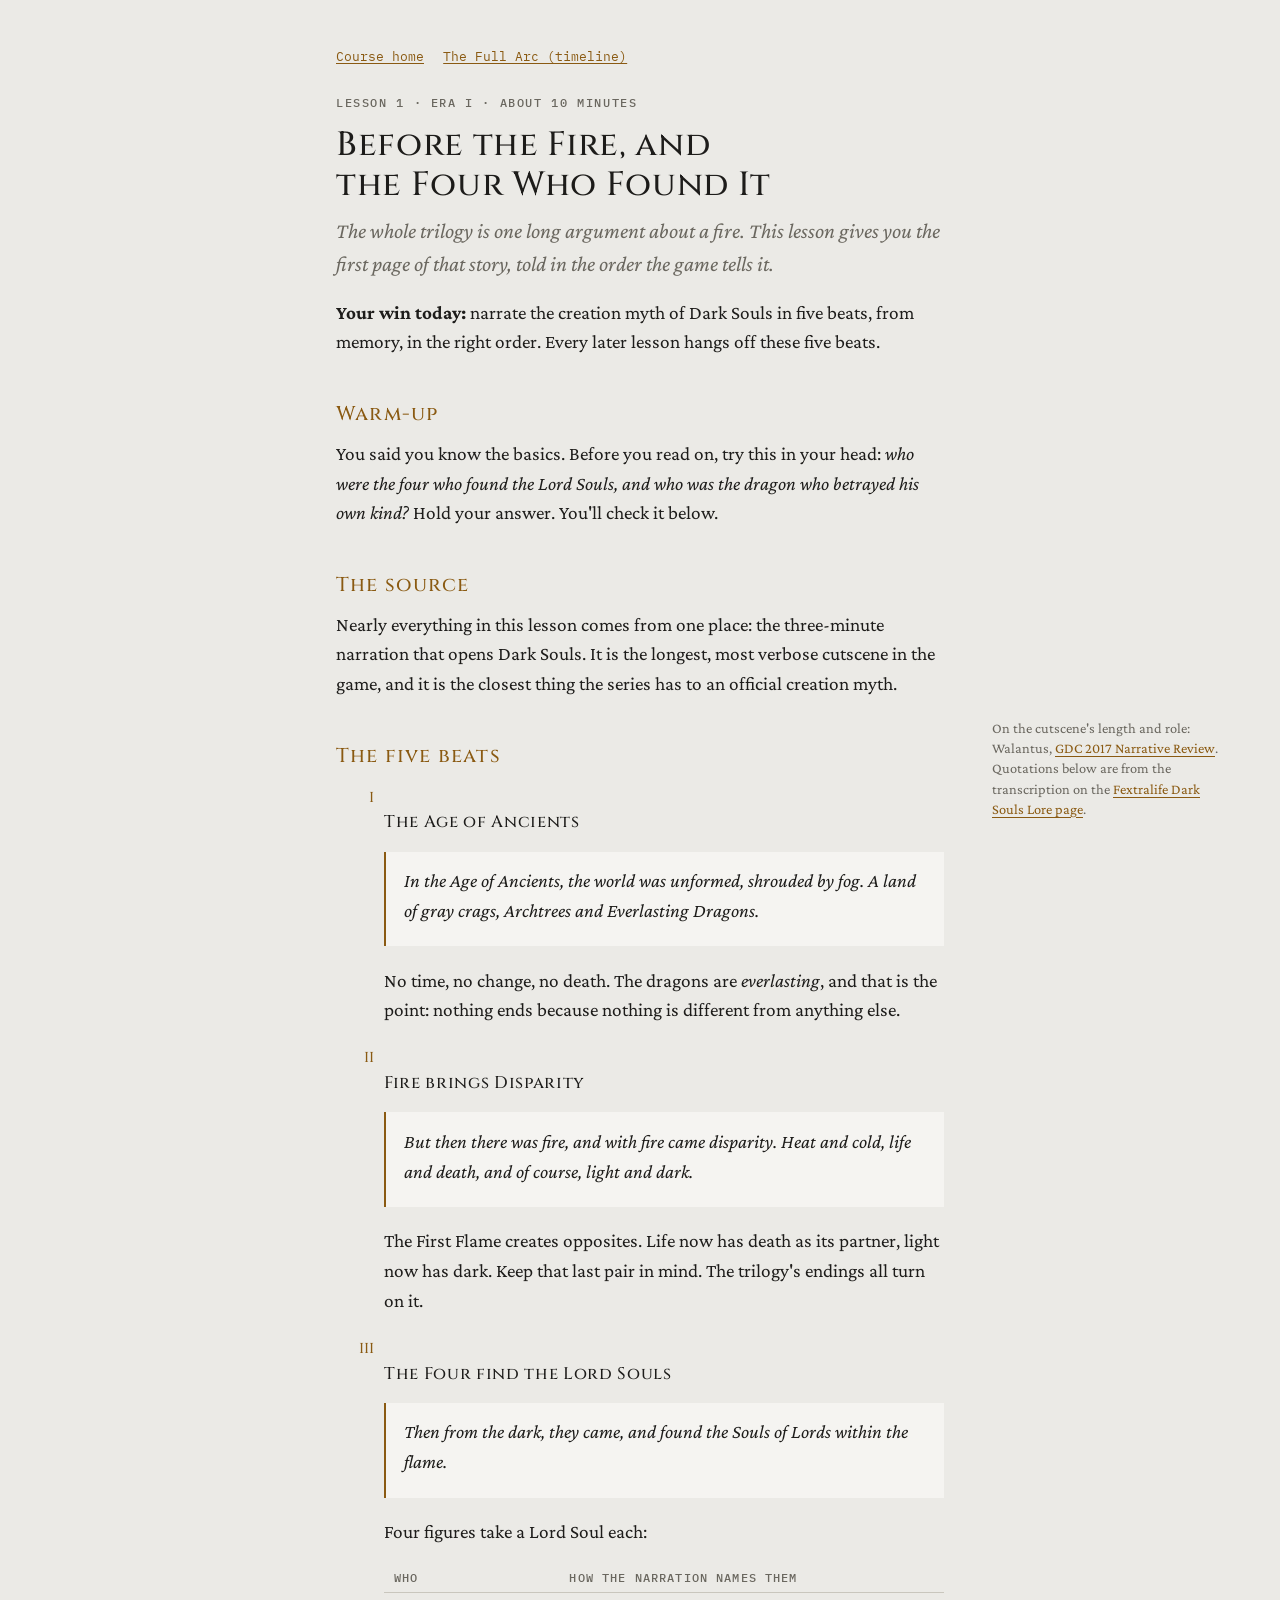
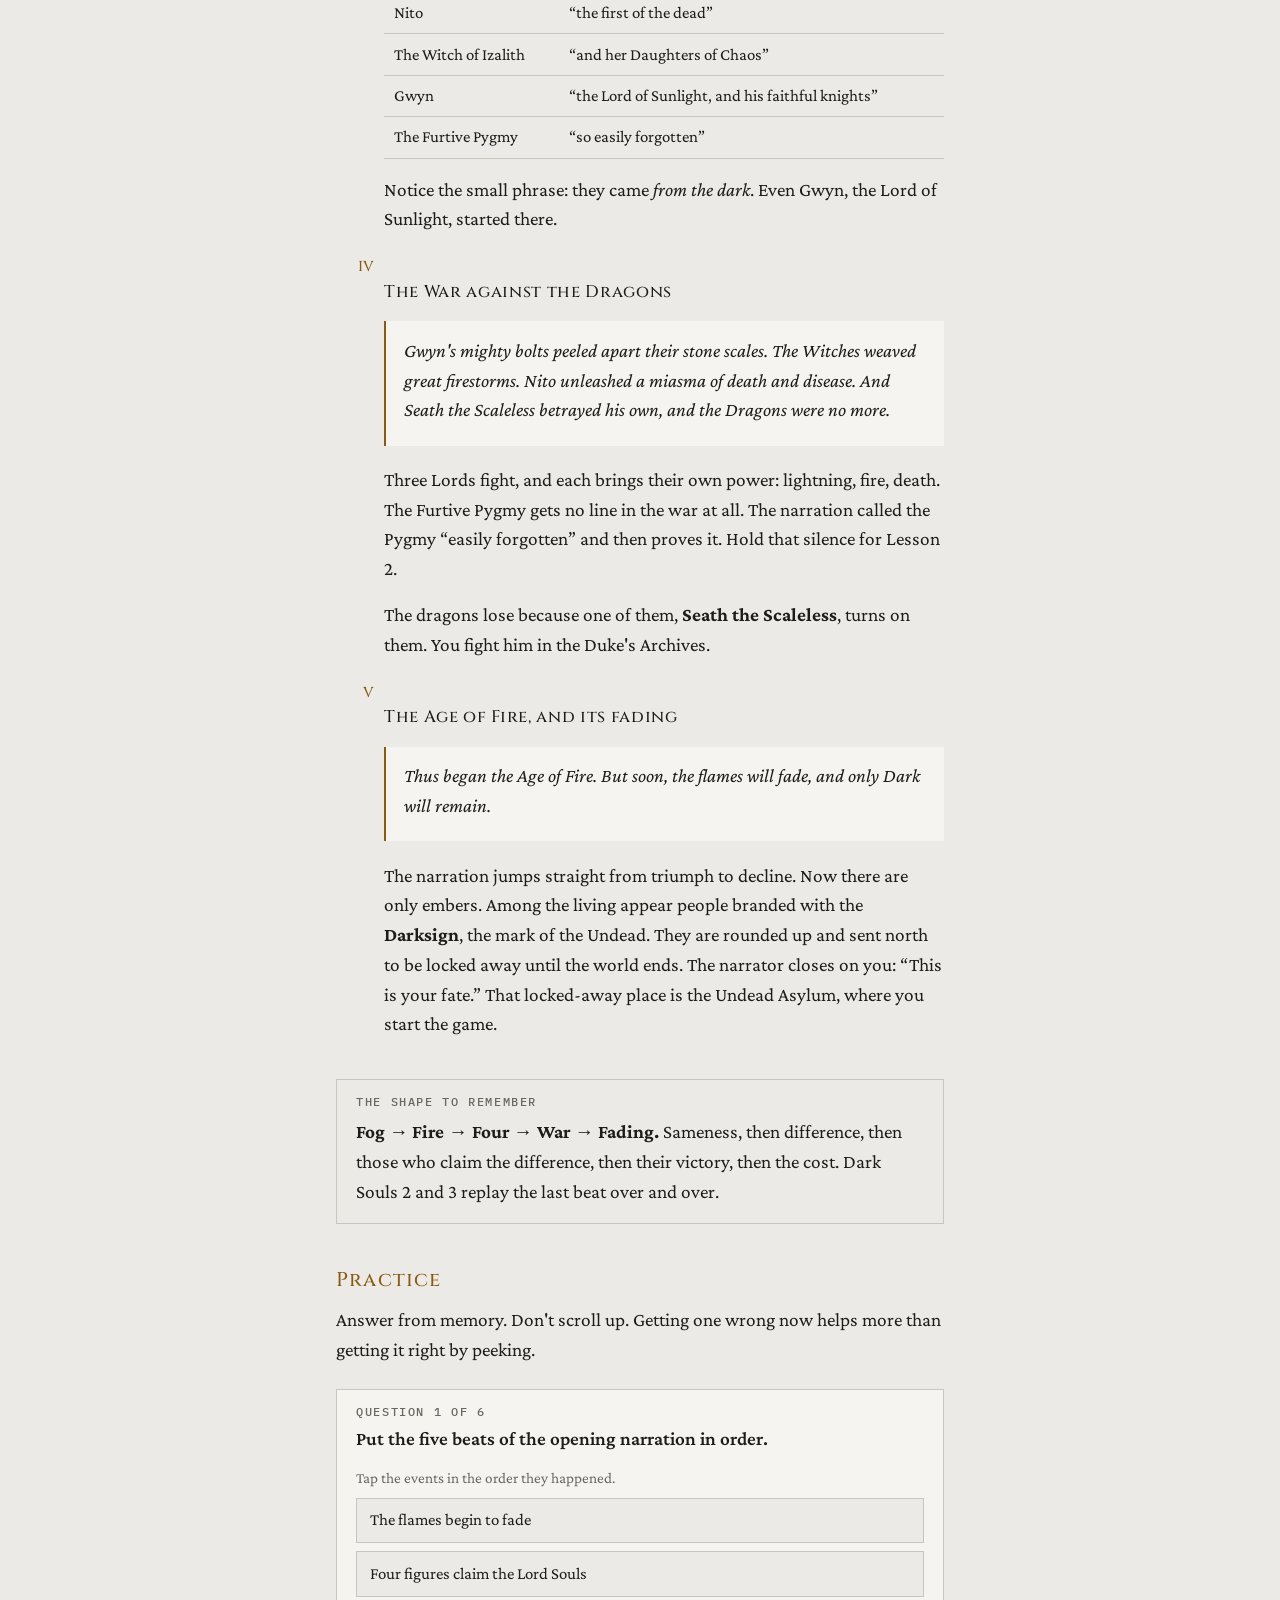
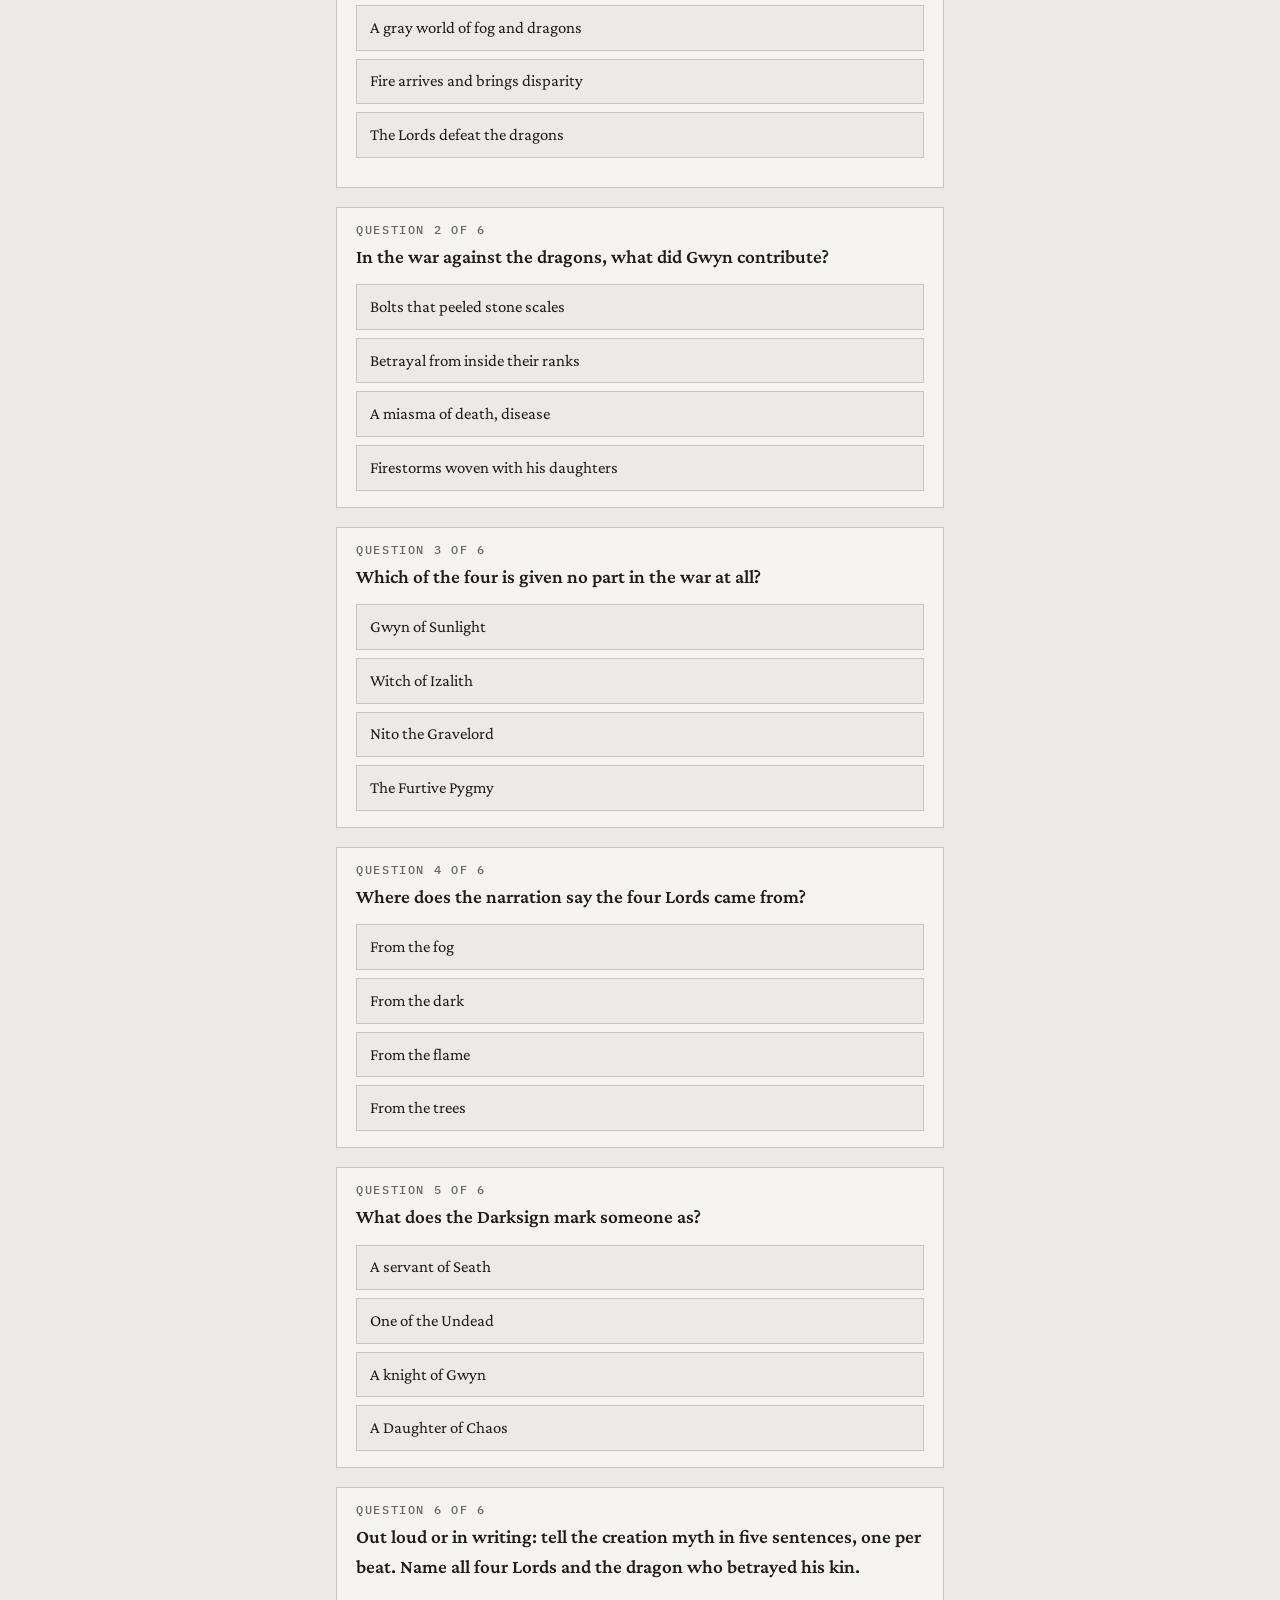
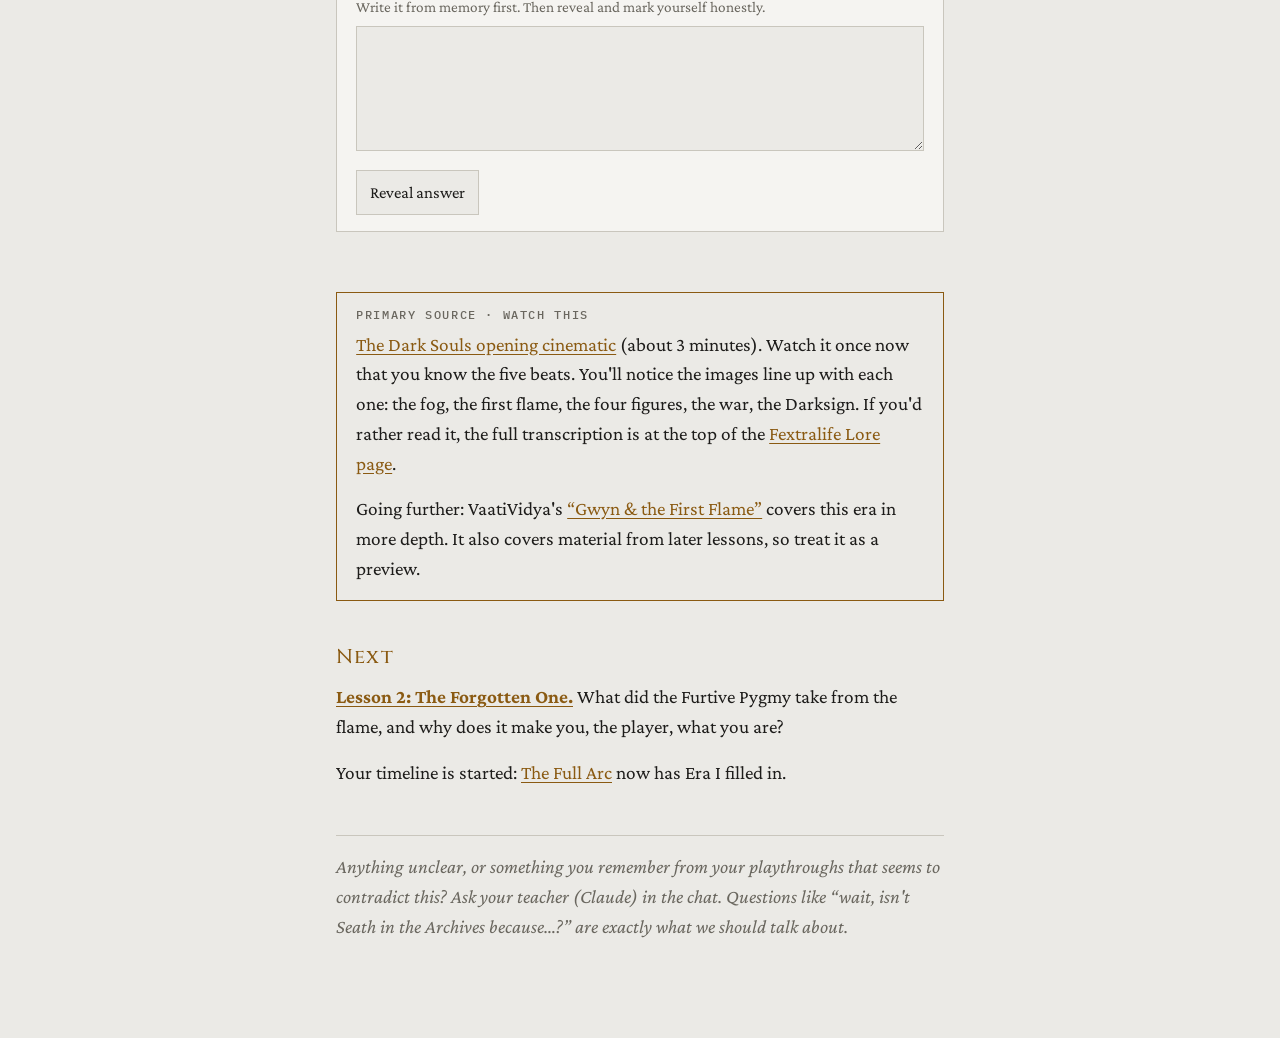
<file: lessons/0001-the-age-of-ancients.html>
<!doctype html>
<html lang="en">
<head>
<meta charset="utf-8">
<meta name="viewport" content="width=device-width, initial-scale=1, viewport-fit=cover">
<meta name="claude:viewport-fit-sides" content="cover">
<title>Lesson 1 · The Age of Ancients</title>
<link rel="stylesheet" href="../assets/course.css">
</head>
<body>
<main>
<nav class="crumbs"><a href="../index.html">Course home</a><a href="../reference/timeline.html">The Full Arc (timeline)</a></nav>

<p class="eyebrow">Lesson 1 · Era I · About 10 minutes</p>
<h1>Before the Fire, and the Four Who Found It</h1>
<p class="lede">The whole trilogy is one long argument about a fire. This lesson gives you the first page of that story, told in the order the game tells it.</p>

<p><strong>Your win today:</strong> narrate the creation myth of Dark Souls in five beats, from memory, in the right order. Every later lesson hangs off these five beats.</p>

<h2>Warm-up</h2>
<p>You said you know the basics. Before you read on, try this in your head: <em>who were the four who found the Lord Souls, and who was the dragon who betrayed his own kind?</em> Hold your answer. You'll check it below.</p>

<h2>The source</h2>
<p>Nearly everything in this lesson comes from one place: the three-minute narration that opens Dark Souls. It is the longest, most verbose cutscene in the game, and it is the closest thing the series has to an official creation myth.</p>
<span class="side">On the cutscene's length and role: Walantus, <a href="https://media.gdcvault.com/gdc2017/GameNarrativeReview/Calvin_Walantus_UCSC_GDC_Narrative.pdf">GDC 2017 Narrative Review</a>. Quotations below are from the transcription on the <a href="https://darksouls.wiki.fextralife.com/Lore">Fextralife Dark Souls Lore page</a>.</span>

<h2>The five beats</h2>
<ol class="beats">
  <li><div>
    <h3>The Age of Ancients</h3>
    <blockquote class="ingame"><p>In the Age of Ancients, the world was unformed, shrouded by fog. A land of gray crags, Archtrees and Everlasting Dragons.</p></blockquote>
    <p>No time, no change, no death. The dragons are <em>everlasting</em>, and that is the point: nothing ends because nothing is different from anything else.</p>
  </div></li>
  <li><div>
    <h3>Fire brings Disparity</h3>
    <blockquote class="ingame"><p>But then there was fire, and with fire came disparity. Heat and cold, life and death, and of course, light and dark.</p></blockquote>
    <p>The First Flame creates opposites. Life now has death as its partner, light now has dark. Keep that last pair in mind. The trilogy's endings all turn on it.</p>
  </div></li>
  <li><div>
    <h3>The Four find the Lord Souls</h3>
    <blockquote class="ingame"><p>Then from the dark, they came, and found the Souls of Lords within the flame.</p></blockquote>
    <p>Four figures take a Lord Soul each:</p>
    <div class="table-wrap"><table>
      <tr><th>Who</th><th>How the narration names them</th></tr>
      <tr><td>Nito</td><td>“the first of the dead”</td></tr>
      <tr><td>The Witch of Izalith</td><td>“and her Daughters of Chaos”</td></tr>
      <tr><td>Gwyn</td><td>“the Lord of Sunlight, and his faithful knights”</td></tr>
      <tr><td>The Furtive Pygmy</td><td>“so easily forgotten”</td></tr>
    </table></div>
    <p>Notice the small phrase: they came <em>from the dark</em>. Even Gwyn, the Lord of Sunlight, started there.</p>
  </div></li>
  <li><div>
    <h3>The War against the Dragons</h3>
    <blockquote class="ingame"><p>Gwyn's mighty bolts peeled apart their stone scales. The Witches weaved great firestorms. Nito unleashed a miasma of death and disease. And Seath the Scaleless betrayed his own, and the Dragons were no more.</p></blockquote>
    <p>Three Lords fight, and each brings their own power: lightning, fire, death. The Furtive Pygmy gets no line in the war at all. The narration called the Pygmy “easily forgotten” and then proves it. Hold that silence for Lesson 2.</p>
    <p>The dragons lose because one of them, <strong>Seath the Scaleless</strong>, turns on them. You fight him in the Duke's Archives.</p>
  </div></li>
  <li><div>
    <h3>The Age of Fire, and its fading</h3>
    <blockquote class="ingame"><p>Thus began the Age of Fire. But soon, the flames will fade, and only Dark will remain.</p></blockquote>
    <p>The narration jumps straight from triumph to decline. Now there are only embers. Among the living appear people branded with the <strong>Darksign</strong>, the mark of the Undead. They are rounded up and sent north to be locked away until the world ends. The narrator closes on you: “This is your fate.” That locked-away place is the Undead Asylum, where you start the game.</p>
  </div></li>
</ol>

<div class="box">
  <span class="eyebrow">The shape to remember</span>
  <p><strong>Fog → Fire → Four → War → Fading.</strong> Sameness, then difference, then those who claim the difference, then their victory, then the cost. Dark Souls 2 and 3 replay the last beat over and over.</p>
</div>

<h2>Practice</h2>
<p>Answer from memory. Don't scroll up. Getting one wrong now helps more than getting it right by peeking.</p>

<section class="quiz"><script type="application/json">
[
  { "type": "order",
    "q": "Put the five beats of the opening narration in order.",
    "items": ["A gray world of fog and dragons", "Fire arrives and brings disparity", "Four figures claim the Lord Souls", "The Lords defeat the dragons", "The flames begin to fade"],
    "why": "<p>Fog → Fire → Four → War → Fading.</p>" },
  { "type": "choice",
    "q": "In the war against the dragons, what did Gwyn contribute?",
    "options": ["Bolts that peeled stone scales", "Firestorms woven with his daughters", "A miasma of death, disease", "Betrayal from inside their ranks"],
    "answer": 0,
    "why": "<p>“Gwyn's mighty bolts peeled apart their stone scales.” Firestorms were the Witches, the miasma was Nito, and the betrayal was Seath.</p>" },
  { "type": "choice",
    "q": "Which of the four is given no part in the war at all?",
    "options": ["Nito the Gravelord", "The Furtive Pygmy", "Witch of Izalith", "Gwyn of Sunlight"],
    "answer": 1,
    "why": "<p>The narration calls the Pygmy “so easily forgotten,” then leaves the Pygmy out of the war. Lesson 2 is about why that matters.</p>" },
  { "type": "choice",
    "q": "Where does the narration say the four Lords came from?",
    "options": ["From the dark", "From the fog", "From the trees", "From the flame"],
    "answer": 0,
    "why": "<p>“Then from the dark, they came, and found the Souls of Lords within the flame.” They found the souls in the flame, but they came from the dark.</p>" },
  { "type": "choice",
    "q": "What does the Darksign mark someone as?",
    "options": ["One of the Undead", "A knight of Gwyn", "A Daughter of Chaos", "A servant of Seath"],
    "answer": 0,
    "why": "<p>“The Darksign brands the Undead.” The Undead are sent north and locked away. That's you, in the Undead Asylum.</p>" },
  { "type": "recall",
    "q": "Out loud or in writing: tell the creation myth in five sentences, one per beat. Name all four Lords and the dragon who betrayed his kin.",
    "answer": "<p>The world was gray fog, Archtrees and Everlasting Dragons. Then fire came and brought disparity: heat and cold, life and death, light and dark. From the dark, four came and found Lord Souls in the flame: Nito, the Witch of Izalith, Gwyn, and the Furtive Pygmy. Gwyn's lightning, the Witches' firestorms and Nito's miasma, plus Seath's betrayal, destroyed the dragons. That began the Age of Fire, which is now fading; the Undead bear the Darksign and are locked away in the north.</p>" }
]
</script></section>

<div class="box source">
  <span class="eyebrow">Primary source · watch this</span>
  <p><a href="https://www.youtube.com/results?search_query=dark+souls+opening+cinematic+intro">The Dark Souls opening cinematic</a> (about 3 minutes). Watch it once now that you know the five beats. You'll notice the images line up with each one: the fog, the first flame, the four figures, the war, the Darksign. If you'd rather read it, the full transcription is at the top of the <a href="https://darksouls.wiki.fextralife.com/Lore">Fextralife Lore page</a>.</p>
  <p>Going further: VaatiVidya's <a href="https://www.youtube.com/results?search_query=VaatiVidya+Gwyn+the+First+Flame">“Gwyn &amp; the First Flame”</a> covers this era in more depth. It also covers material from later lessons, so treat it as a preview.</p>
</div>

<h2>Next</h2>
<p><strong><a href="0002-the-forgotten-one.html">Lesson 2: The Forgotten One.</a></strong> What did the Furtive Pygmy take from the flame, and why does it make you, the player, what you are?</p>
<p>Your timeline is started: <a href="../reference/timeline.html">The Full Arc</a> now has Era I filled in.</p>

<p class="ask">Anything unclear, or something you remember from your playthroughs that seems to contradict this? Ask your teacher (Claude) in the chat. Questions like “wait, isn't Seath in the Archives because…?” are exactly what we should talk about.</p>
</main>
<script src="../assets/quiz.js"></script>
</body>
</html>
</file>
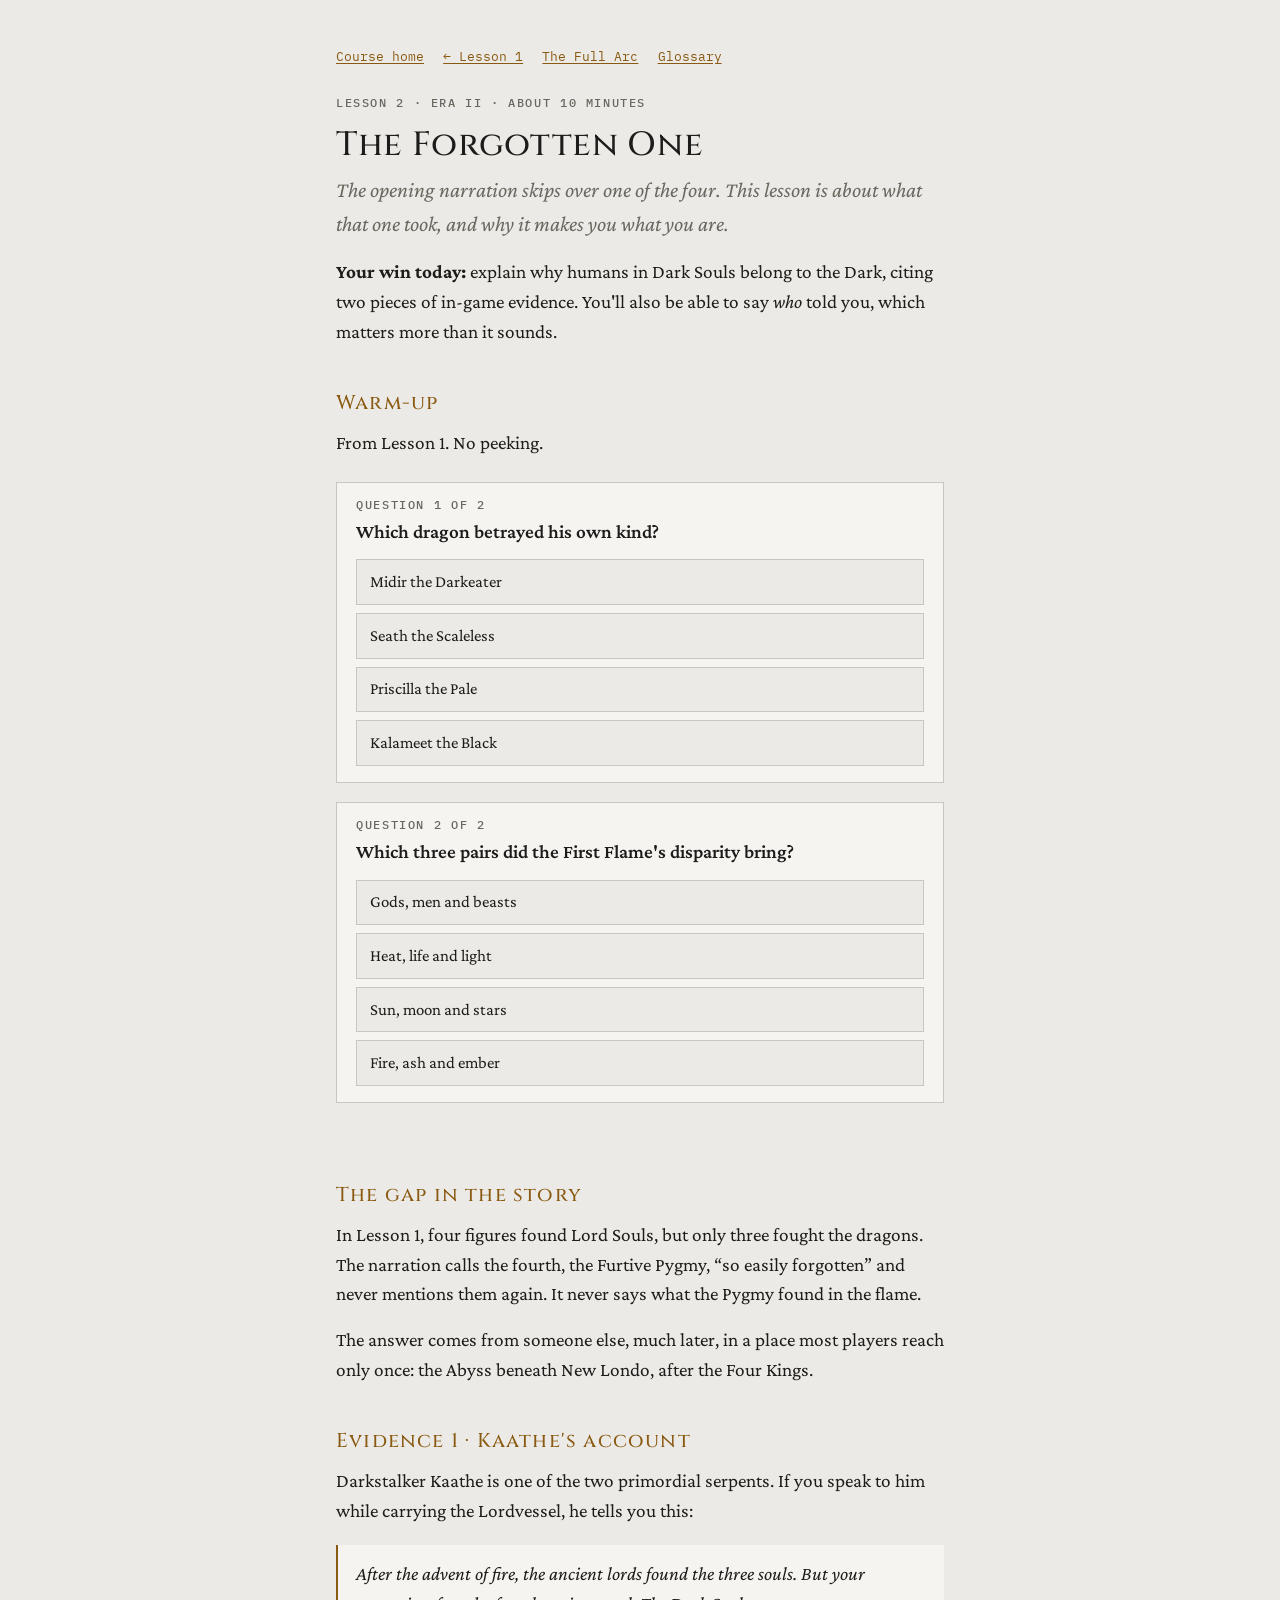
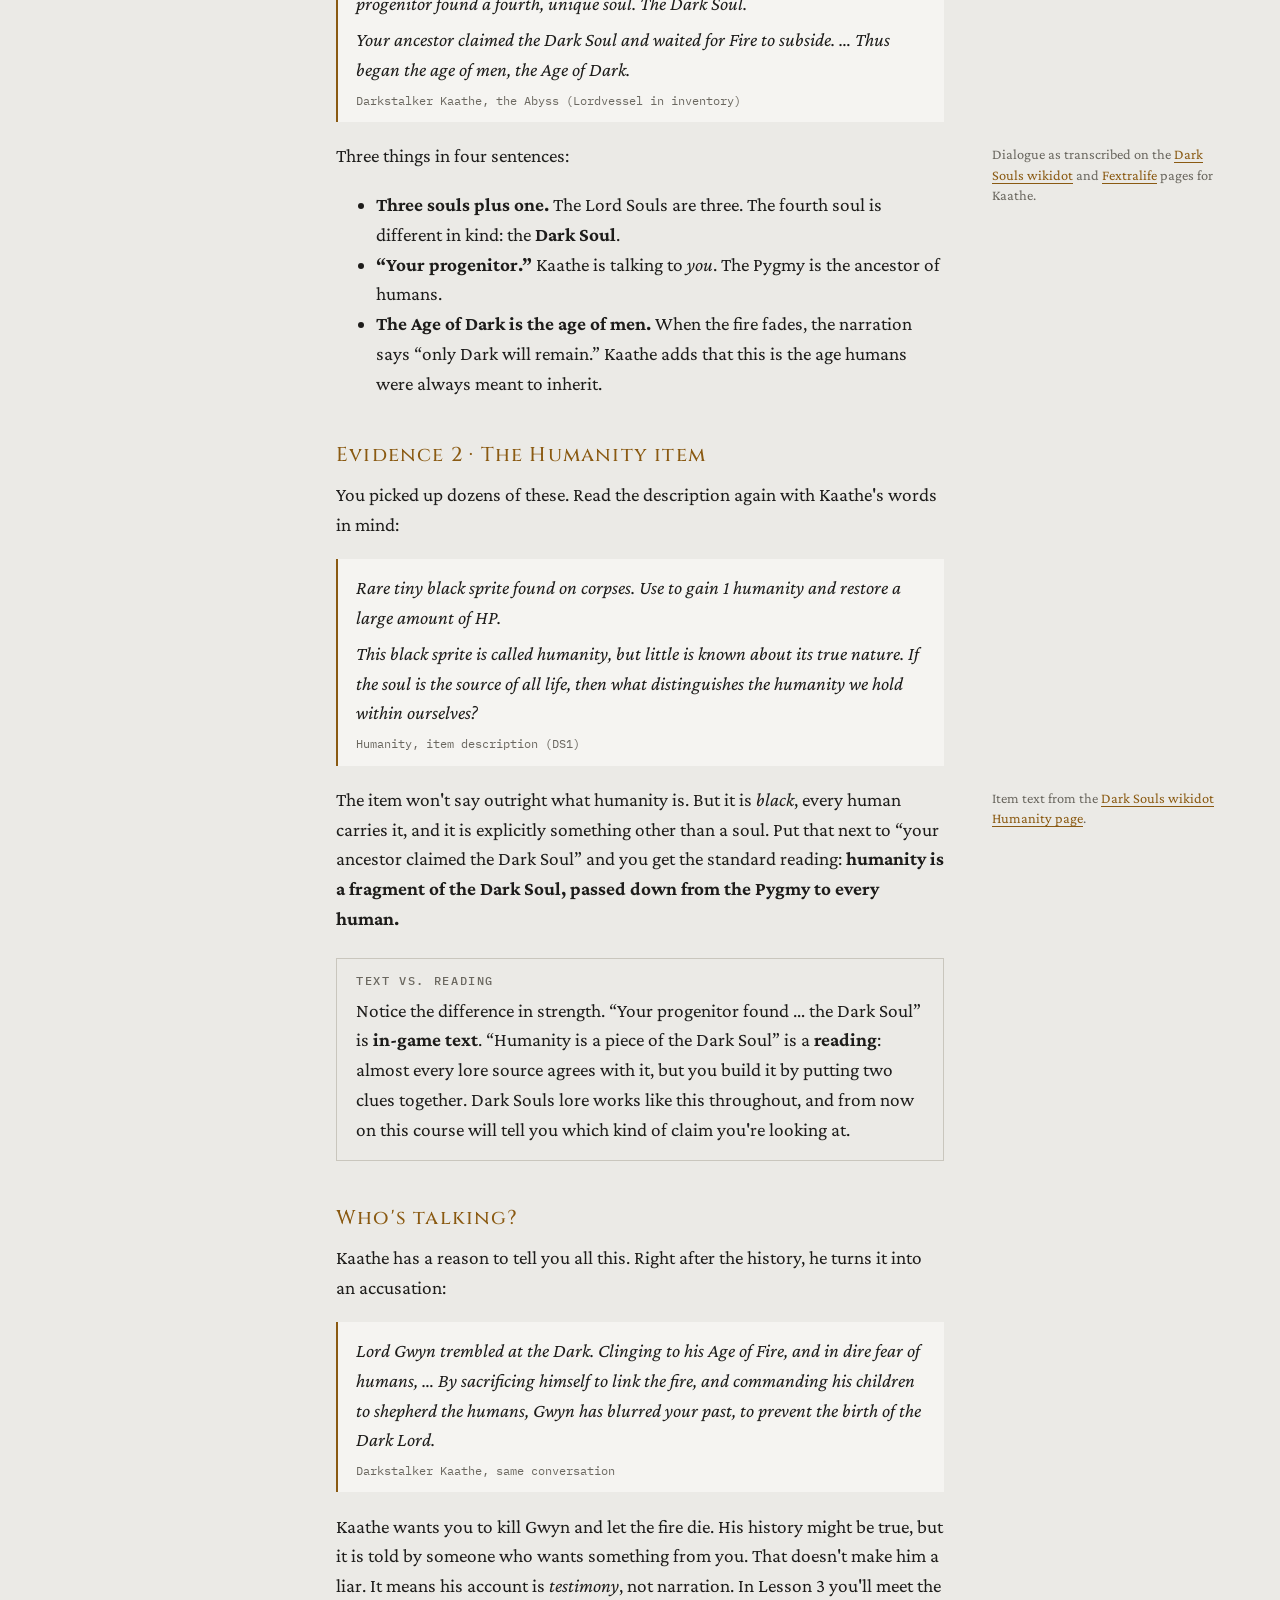
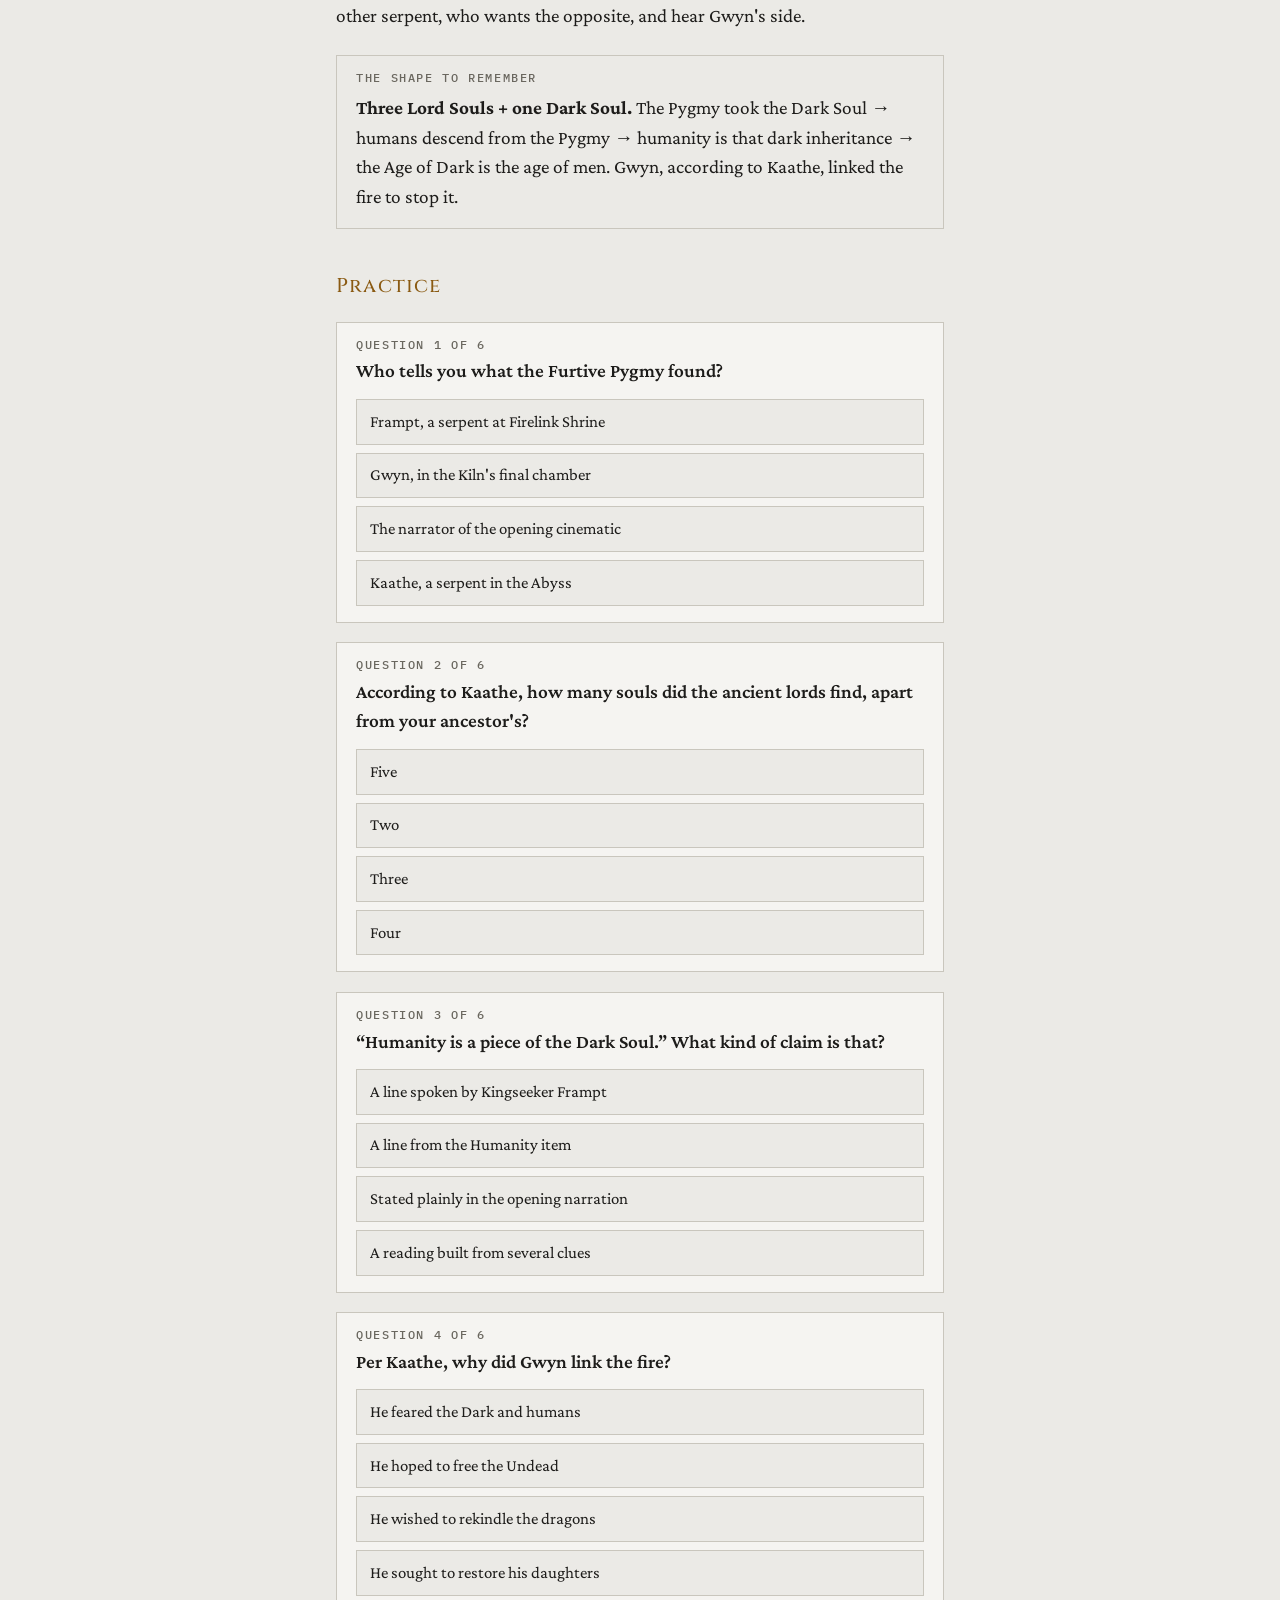
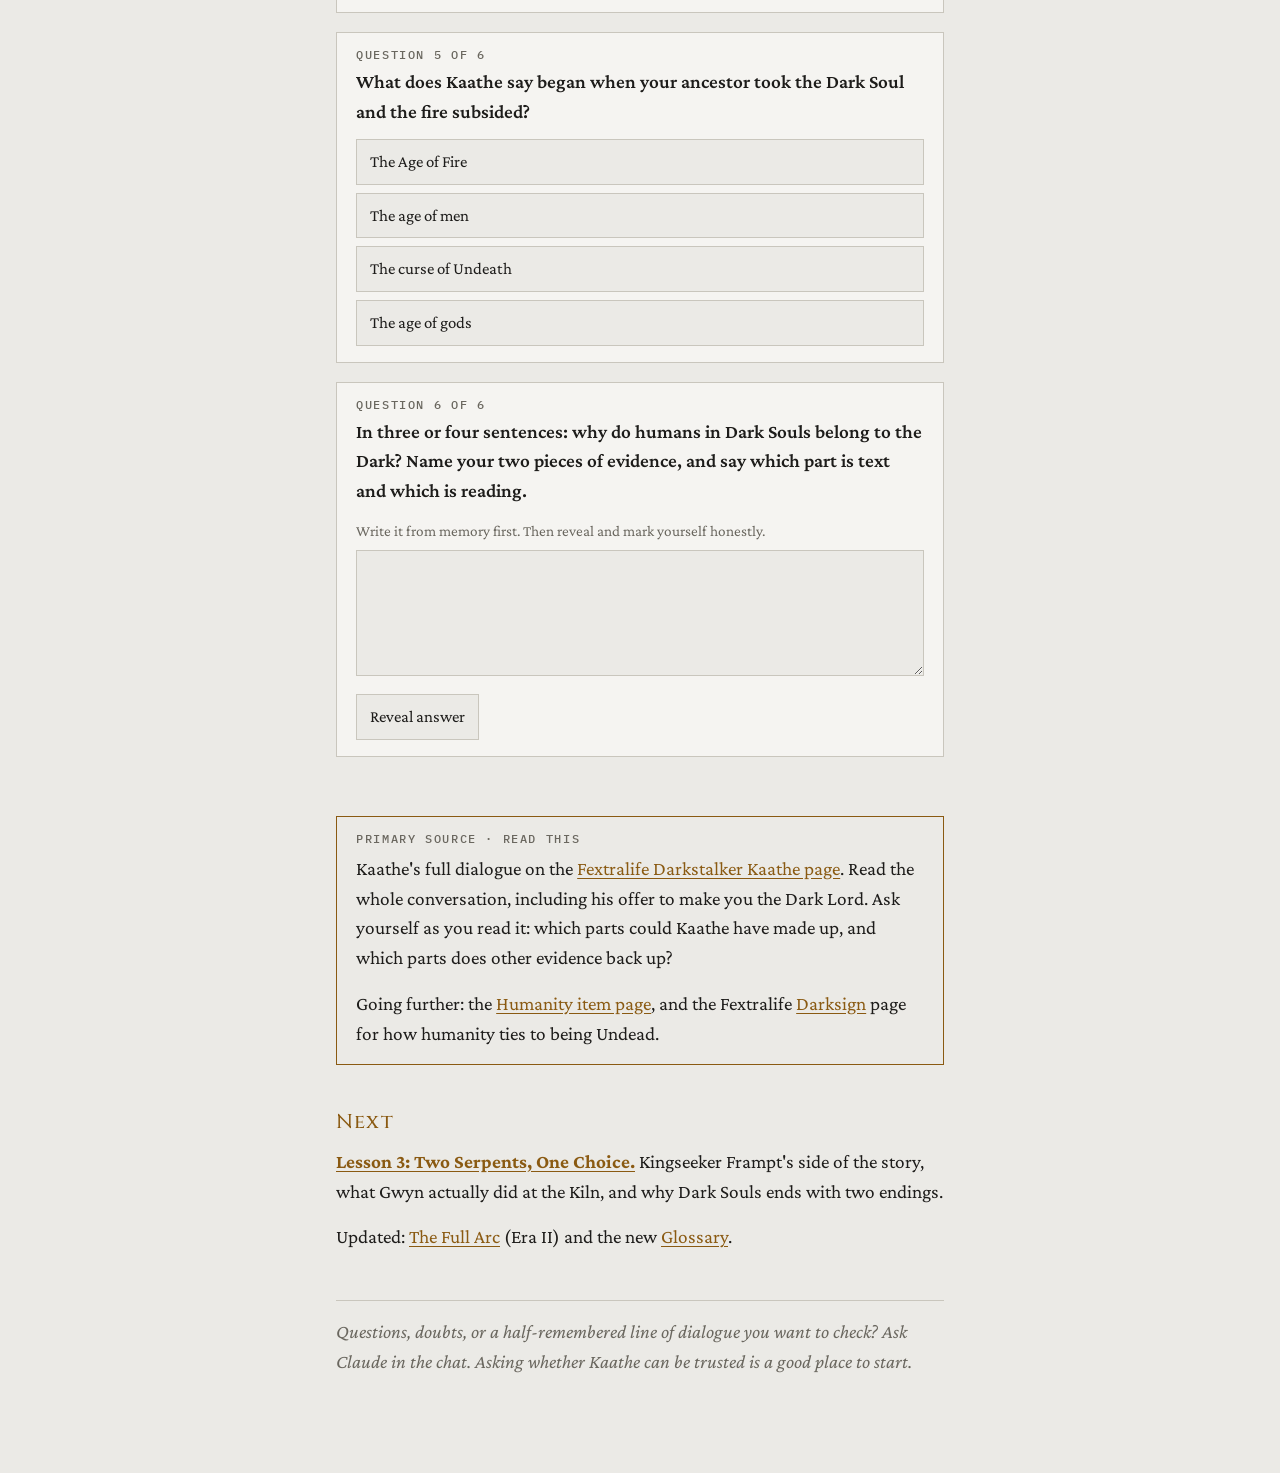
<file: lessons/0002-the-forgotten-one.html>
<!doctype html>
<html lang="en">
<head>
<meta charset="utf-8">
<meta name="viewport" content="width=device-width, initial-scale=1, viewport-fit=cover">
<meta name="claude:viewport-fit-sides" content="cover">
<title>Lesson 2 · The Forgotten One</title>
<link rel="stylesheet" href="../assets/course.css">
</head>
<body>
<main>
<nav class="crumbs"><a href="../index.html">Course home</a><a href="0001-the-age-of-ancients.html">← Lesson 1</a><a href="../reference/timeline.html">The Full Arc</a><a href="../reference/glossary.html">Glossary</a></nav>

<p class="eyebrow">Lesson 2 · Era II · About 10 minutes</p>
<h1>The Forgotten One</h1>
<p class="lede">The opening narration skips over one of the four. This lesson is about what that one took, and why it makes you what you are.</p>

<p><strong>Your win today:</strong> explain why humans in Dark Souls belong to the Dark, citing two pieces of in-game evidence. You'll also be able to say <em>who</em> told you, which matters more than it sounds.</p>

<h2>Warm-up</h2>
<p>From Lesson 1. No peeking.</p>
<section class="quiz"><script type="application/json">
[
  { "type": "choice",
    "q": "Which dragon betrayed his own kind?",
    "options": ["Seath the Scaleless", "Kalameet the Black", "Midir the Darkeater", "Priscilla the Pale"],
    "answer": 0,
    "why": "<p>“Seath the Scaleless betrayed his own, and the Dragons were no more.”</p>" },
  { "type": "choice",
    "q": "Which three pairs did the First Flame's disparity bring?",
    "options": ["Heat, life and light", "Sun, moon and stars", "Gods, men and beasts", "Fire, ash and ember"],
    "answer": 0,
    "why": "<p>Heat and cold, life and death, light and dark. Each pair is named by its first half here.</p>" }
]
</script></section>

<h2>The gap in the story</h2>
<p>In Lesson 1, four figures found Lord Souls, but only three fought the dragons. The narration calls the fourth, the Furtive Pygmy, “so easily forgotten” and never mentions them again. It never says what the Pygmy found in the flame.</p>
<p>The answer comes from someone else, much later, in a place most players reach only once: the Abyss beneath New Londo, after the Four Kings.</p>

<h2>Evidence 1 · Kaathe's account</h2>
<p>Darkstalker Kaathe is one of the two primordial serpents. If you speak to him while carrying the Lordvessel, he tells you this:</p>
<blockquote class="ingame">
  <p>After the advent of fire, the ancient lords found the three souls. But your progenitor found a fourth, unique soul. The Dark Soul.</p>
  <p>Your ancestor claimed the Dark Soul and waited for Fire to subside. … Thus began the age of men, the Age of Dark.</p>
  <cite>Darkstalker Kaathe, the Abyss (Lordvessel in inventory)</cite>
</blockquote>
<span class="side">Dialogue as transcribed on the <a href="https://darksouls.wikidot.com/darkstalker-kaathe">Dark Souls wikidot</a> and <a href="https://darksouls.wiki.fextralife.com/Darkstalker+Kaathe">Fextralife</a> pages for Kaathe.</span>
<p>Three things in four sentences:</p>
<ul>
  <li><strong>Three souls plus one.</strong> The Lord Souls are three. The fourth soul is different in kind: the <strong>Dark Soul</strong>.</li>
  <li><strong>“Your progenitor.”</strong> Kaathe is talking to <em>you</em>. The Pygmy is the ancestor of humans.</li>
  <li><strong>The Age of Dark is the age of men.</strong> When the fire fades, the narration says “only Dark will remain.” Kaathe adds that this is the age humans were always meant to inherit.</li>
</ul>

<h2>Evidence 2 · The Humanity item</h2>
<p>You picked up dozens of these. Read the description again with Kaathe's words in mind:</p>
<blockquote class="ingame">
  <p>Rare tiny black sprite found on corpses. Use to gain 1 humanity and restore a large amount of HP.</p>
  <p>This black sprite is called humanity, but little is known about its true nature. If the soul is the source of all life, then what distinguishes the humanity we hold within ourselves?</p>
  <cite>Humanity, item description (DS1)</cite>
</blockquote>
<span class="side">Item text from the <a href="https://darksouls.wikidot.com/humanity">Dark Souls wikidot Humanity page</a>.</span>
<p>The item won't say outright what humanity is. But it is <em>black</em>, every human carries it, and it is explicitly something other than a soul. Put that next to “your ancestor claimed the Dark Soul” and you get the standard reading: <strong>humanity is a fragment of the Dark Soul, passed down from the Pygmy to every human.</strong></p>

<div class="box">
  <span class="eyebrow">Text vs. reading</span>
  <p>Notice the difference in strength. “Your progenitor found … the Dark Soul” is <strong>in-game text</strong>. “Humanity is a piece of the Dark Soul” is a <strong>reading</strong>: almost every lore source agrees with it, but you build it by putting two clues together. Dark Souls lore works like this throughout, and from now on this course will tell you which kind of claim you're looking at.</p>
</div>

<h2>Who's talking?</h2>
<p>Kaathe has a reason to tell you all this. Right after the history, he turns it into an accusation:</p>
<blockquote class="ingame">
  <p>Lord Gwyn trembled at the Dark. Clinging to his Age of Fire, and in dire fear of humans, … By sacrificing himself to link the fire, and commanding his children to shepherd the humans, Gwyn has blurred your past, to prevent the birth of the Dark Lord.</p>
  <cite>Darkstalker Kaathe, same conversation</cite>
</blockquote>
<p>Kaathe wants you to kill Gwyn and let the fire die. His history might be true, but it is told by someone who wants something from you. That doesn't make him a liar. It means his account is <em>testimony</em>, not narration. In Lesson 3 you'll meet the other serpent, who wants the opposite, and hear Gwyn's side.</p>

<div class="box">
  <span class="eyebrow">The shape to remember</span>
  <p><strong>Three Lord Souls + one Dark Soul.</strong> The Pygmy took the Dark Soul → humans descend from the Pygmy → humanity is that dark inheritance → the Age of Dark is the age of men. Gwyn, according to Kaathe, linked the fire to stop it.</p>
</div>

<h2>Practice</h2>
<section class="quiz"><script type="application/json">
[
  { "type": "choice",
    "q": "Who tells you what the Furtive Pygmy found?",
    "options": ["Kaathe, a serpent in the Abyss", "Frampt, a serpent at Firelink Shrine", "The narrator of the opening cinematic", "Gwyn, in the Kiln's final chamber"],
    "answer": 0,
    "why": "<p>Darkstalker Kaathe, in the Abyss below New Londo. The opening narration never says what the Pygmy found.</p>" },
  { "type": "choice",
    "q": "According to Kaathe, how many souls did the ancient lords find, apart from your ancestor's?",
    "options": ["Three", "Four", "Two", "Five"],
    "answer": 0,
    "why": "<p>“The ancient lords found the three souls. But your progenitor found a fourth, unique soul.” Three Lord Souls, plus the one Dark Soul.</p>" },
  { "type": "choice",
    "q": "“Humanity is a piece of the Dark Soul.” What kind of claim is that?",
    "options": ["A reading built from several clues", "A line from the Humanity item", "Stated plainly in the opening narration", "A line spoken by Kingseeker Frampt"],
    "answer": 0,
    "why": "<p>No single line says it. You get it by combining Kaathe (“your ancestor claimed the Dark Soul”) with the Humanity item (a black sprite, something other than a soul, inside every human).</p>" },
  { "type": "choice",
    "q": "Per Kaathe, why did Gwyn link the fire?",
    "options": ["He feared the Dark and humans", "He wished to rekindle the dragons", "He sought to restore his daughters", "He hoped to free the Undead"],
    "answer": 0,
    "why": "<p>“Lord Gwyn trembled at the Dark … in dire fear of humans.” Remember this is Kaathe's version, and Kaathe wants Gwyn dead.</p>" },
  { "type": "choice",
    "q": "What does Kaathe say began when your ancestor took the Dark Soul and the fire subsided?",
    "options": ["The age of men", "The Age of Fire", "The age of gods", "The curse of Undeath"],
    "answer": 0,
    "why": "<p>“Thus began the age of men, the Age of Dark.” Kaathe treats the Age of Dark as the natural age of humans.</p>" },
  { "type": "recall",
    "q": "In three or four sentences: why do humans in Dark Souls belong to the Dark? Name your two pieces of evidence, and say which part is text and which is reading.",
    "answer": "<p>Kaathe says the ancient lords found three souls, but our progenitor, the Furtive Pygmy, found a fourth, the Dark Soul, and that the Age of Dark is the age of men (text). The Humanity item is a black sprite inside every human that is explicitly not a soul (text). Putting them together, humanity is a fragment of the Dark Soul that humans inherited from the Pygmy (reading). Kaathe has an agenda, since he wants you to end the Age of Fire.</p>" }
]
</script></section>

<div class="box source">
  <span class="eyebrow">Primary source · read this</span>
  <p>Kaathe's full dialogue on the <a href="https://darksouls.wiki.fextralife.com/Darkstalker+Kaathe">Fextralife Darkstalker Kaathe page</a>. Read the whole conversation, including his offer to make you the Dark Lord. Ask yourself as you read it: which parts could Kaathe have made up, and which parts does other evidence back up?</p>
  <p>Going further: the <a href="https://darksouls.wikidot.com/humanity">Humanity item page</a>, and the Fextralife <a href="https://darksouls.wiki.fextralife.com/Darksign">Darksign</a> page for how humanity ties to being Undead.</p>
</div>

<h2>Next</h2>
<p><strong><a href="0003-two-serpents.html">Lesson 3: Two Serpents, One Choice.</a></strong> Kingseeker Frampt's side of the story, what Gwyn actually did at the Kiln, and why Dark Souls ends with two endings.</p>
<p>Updated: <a href="../reference/timeline.html">The Full Arc</a> (Era II) and the new <a href="../reference/glossary.html">Glossary</a>.</p>

<p class="ask">Questions, doubts, or a half-remembered line of dialogue you want to check? Ask Claude in the chat. Asking whether Kaathe can be trusted is a good place to start.</p>
</main>
<script src="../assets/quiz.js"></script>
</body>
</html>
</file>
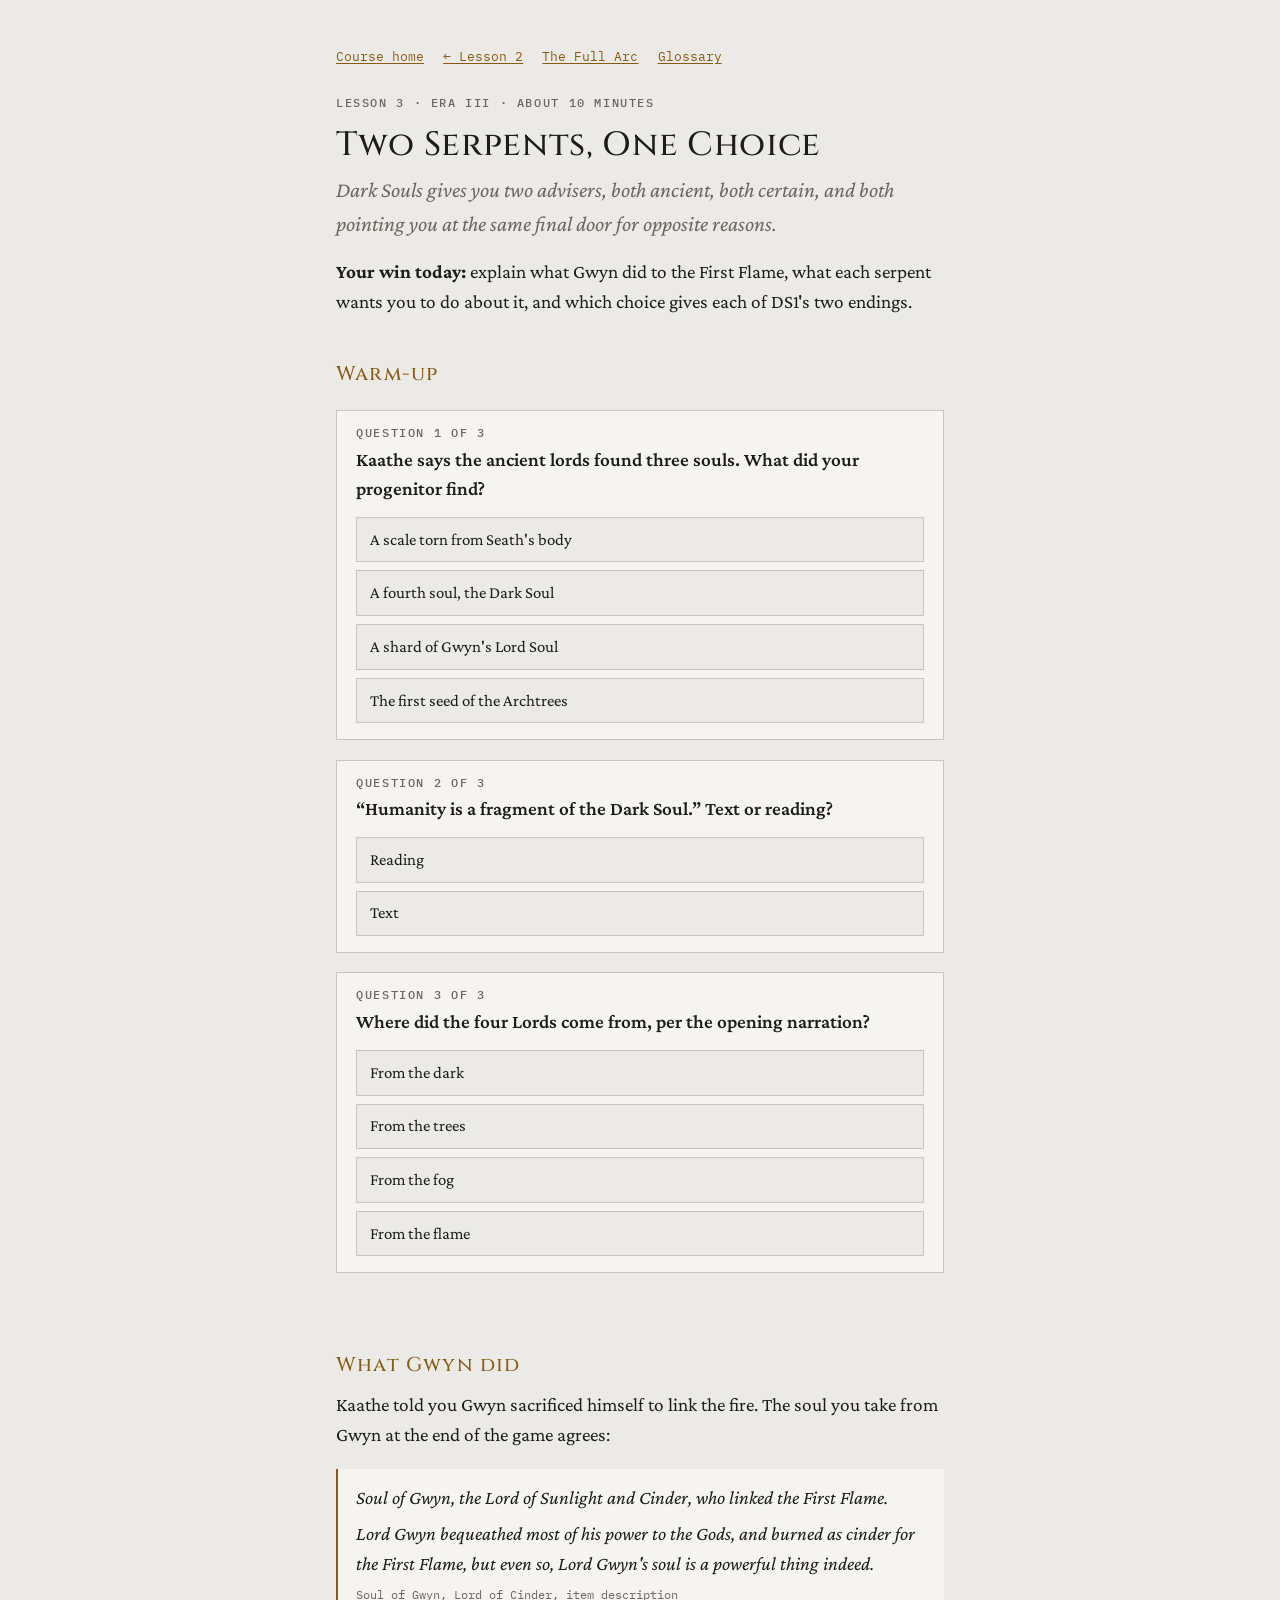
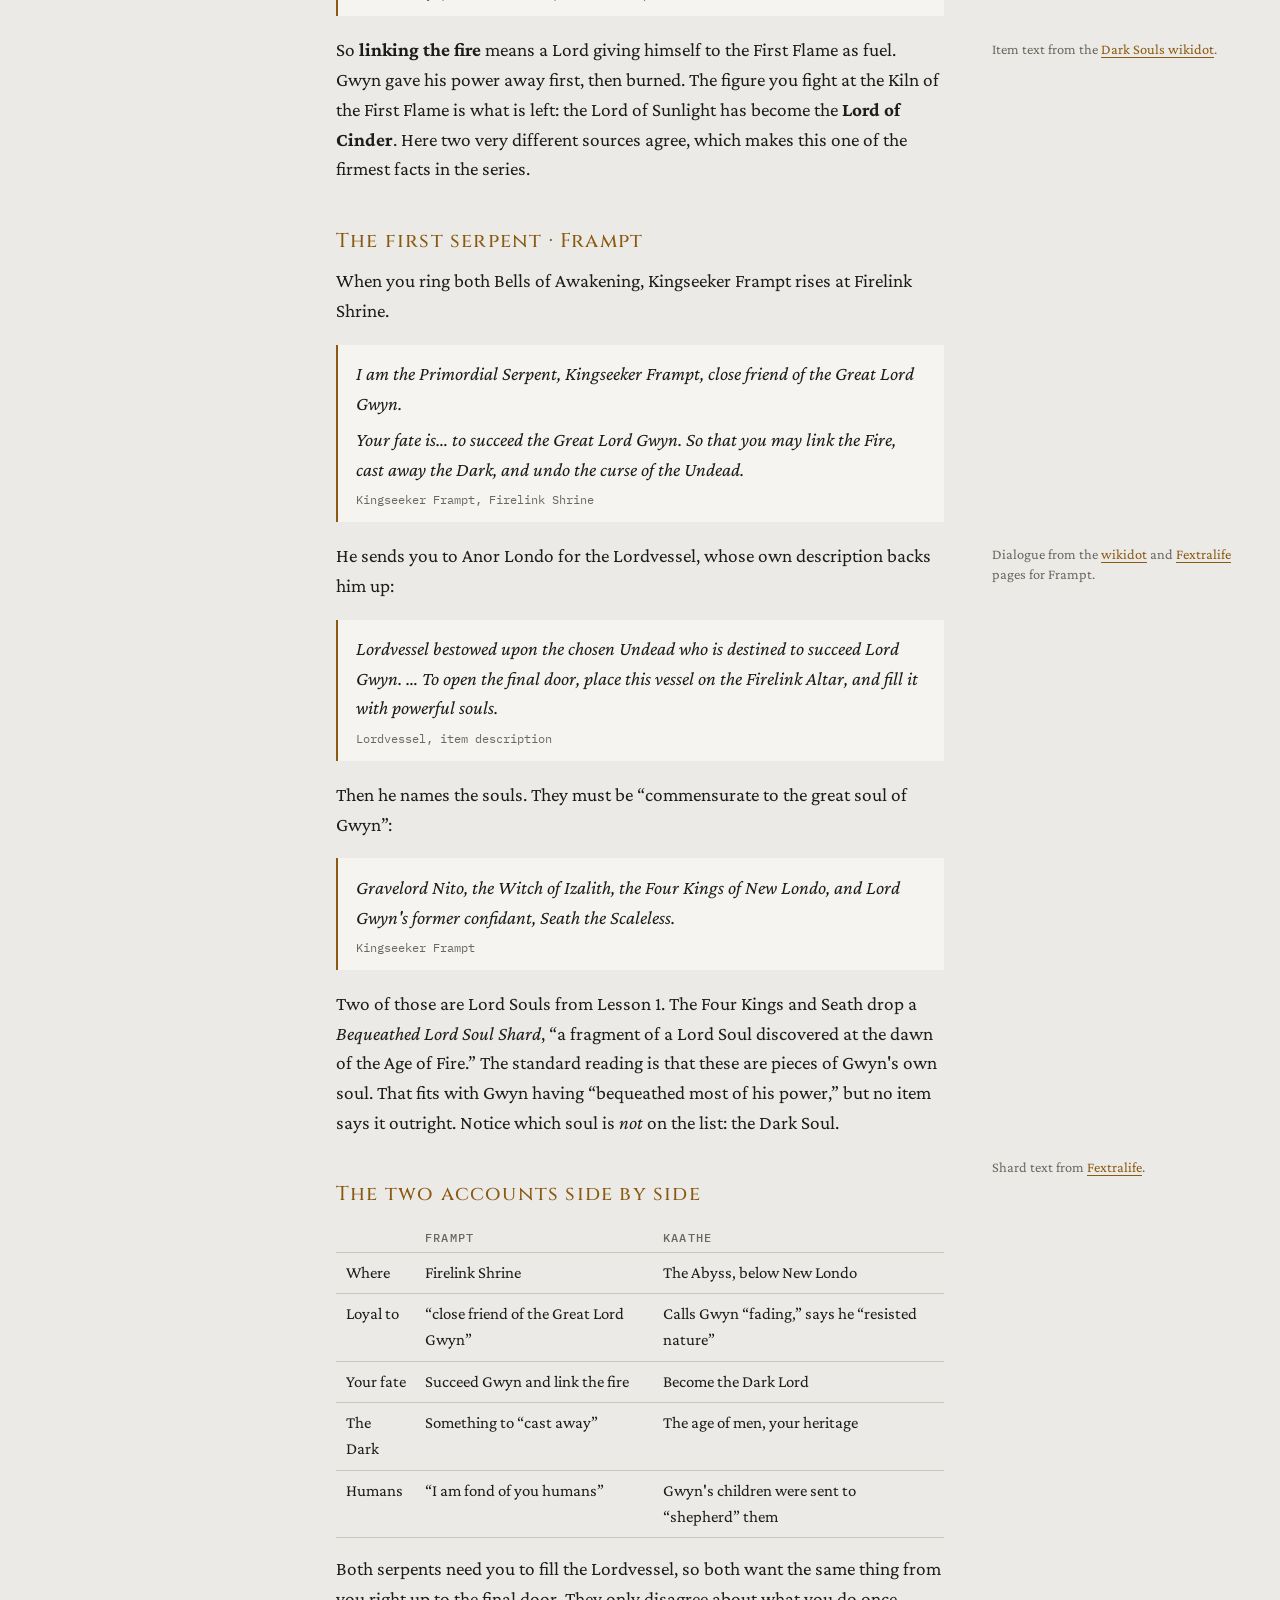
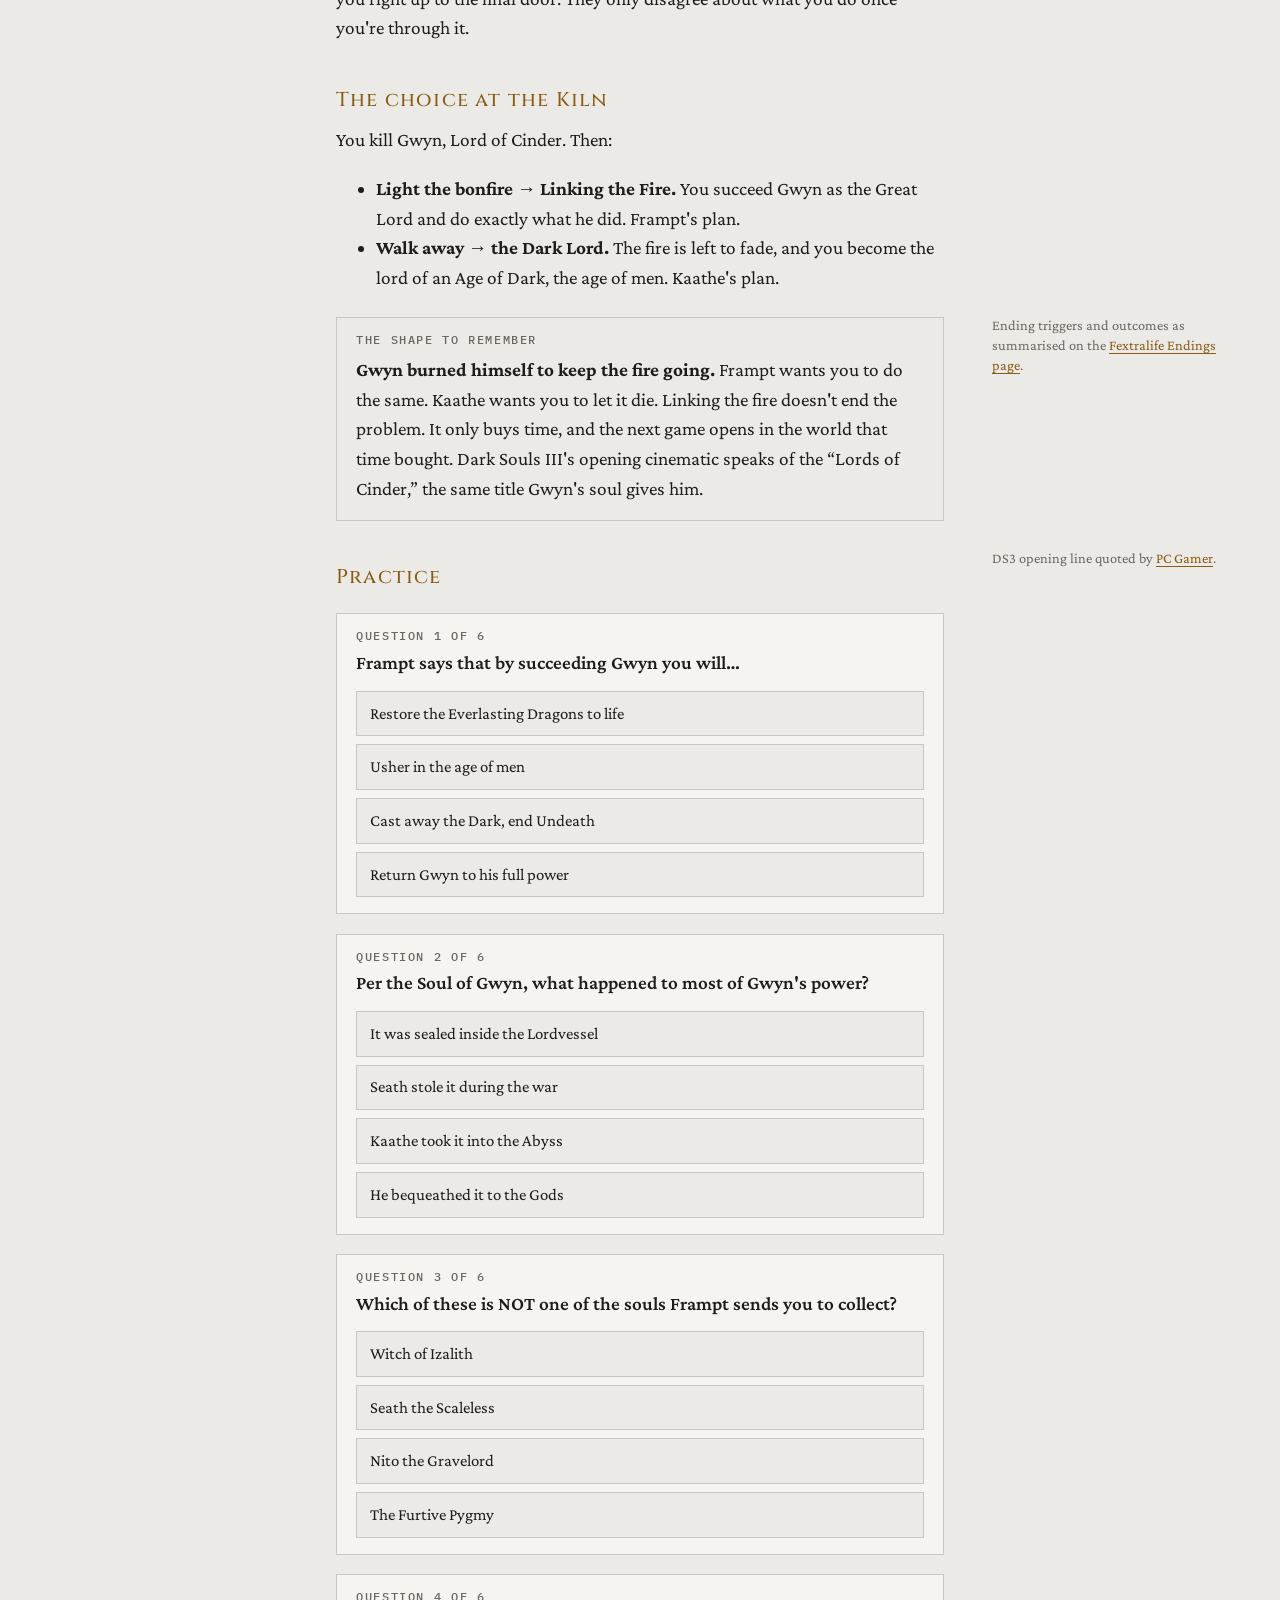
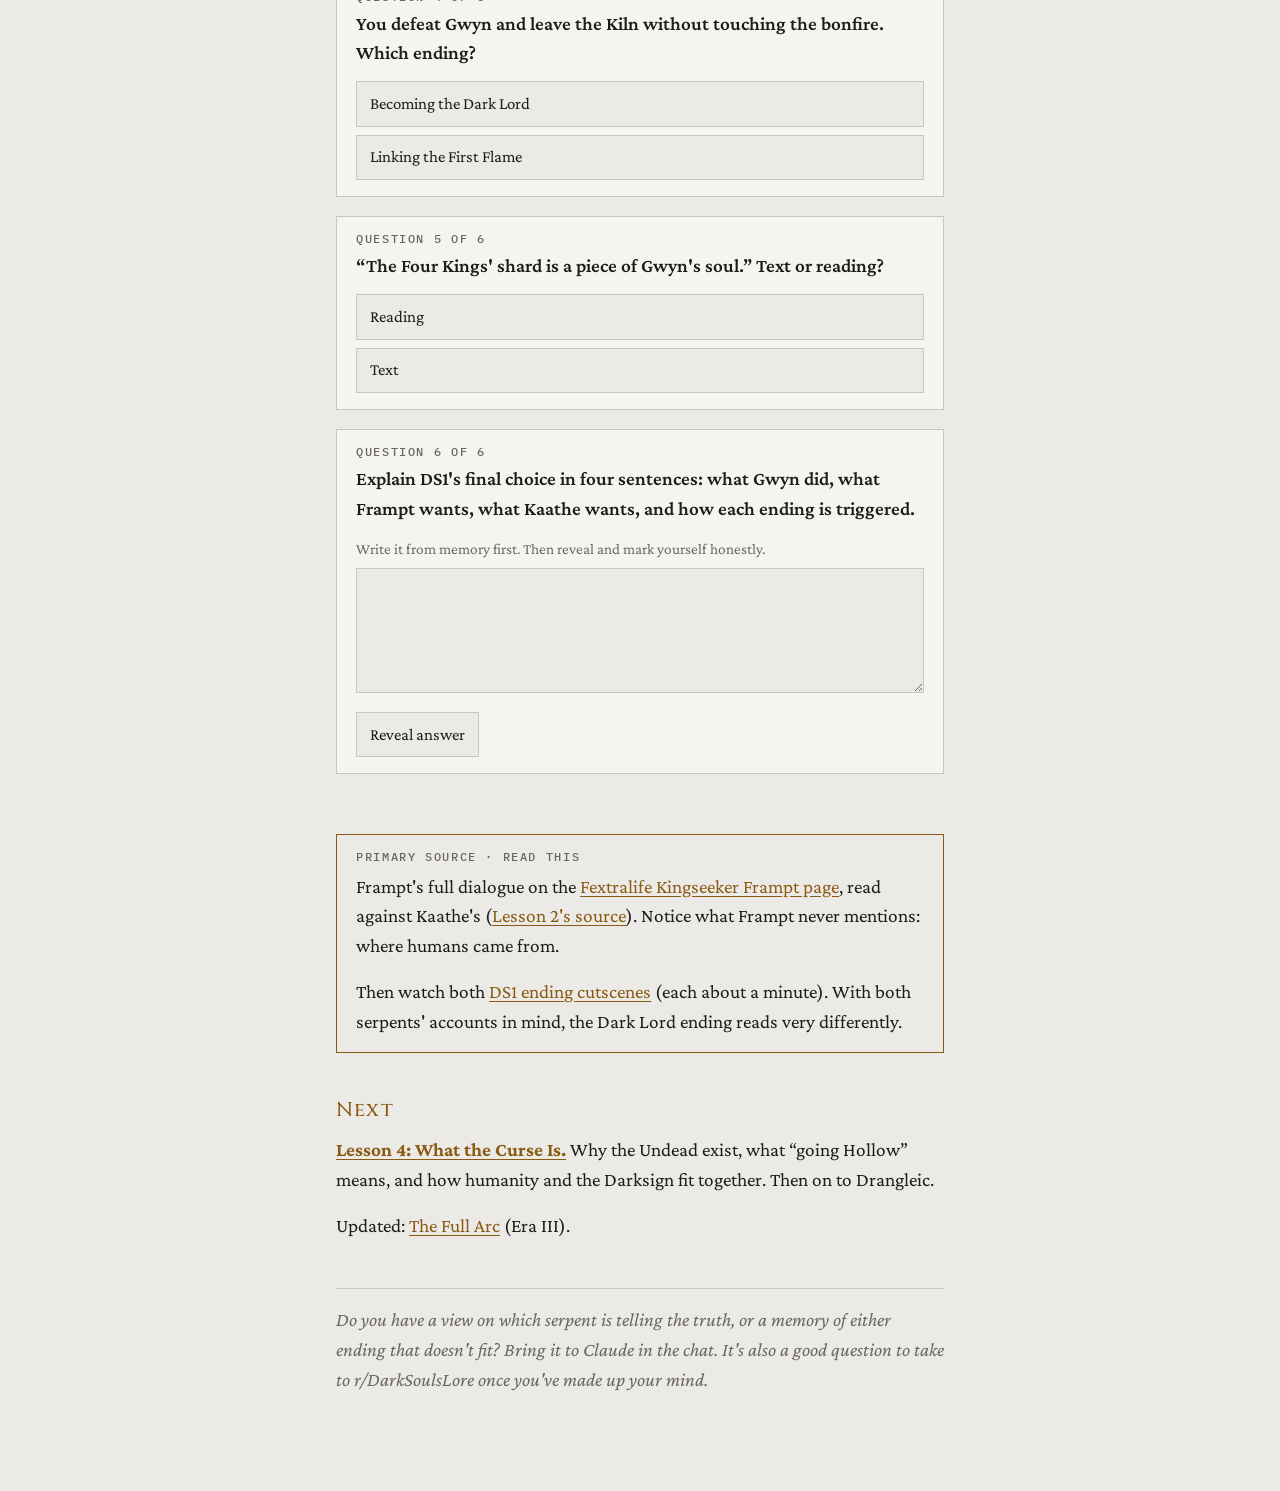
<file: lessons/0003-two-serpents.html>
<!doctype html>
<html lang="en">
<head>
<meta charset="utf-8">
<meta name="viewport" content="width=device-width, initial-scale=1, viewport-fit=cover">
<meta name="claude:viewport-fit-sides" content="cover">
<title>Lesson 3 · Two Serpents</title>
<link rel="stylesheet" href="../assets/course.css">
</head>
<body>
<main>
<nav class="crumbs"><a href="../index.html">Course home</a><a href="0002-the-forgotten-one.html">← Lesson 2</a><a href="../reference/timeline.html">The Full Arc</a><a href="../reference/glossary.html">Glossary</a></nav>

<p class="eyebrow">Lesson 3 · Era III · About 10 minutes</p>
<h1>Two Serpents, One Choice</h1>
<p class="lede">Dark Souls gives you two advisers, both ancient, both certain, and both pointing you at the same final door for opposite reasons.</p>

<p><strong>Your win today:</strong> explain what Gwyn did to the First Flame, what each serpent wants you to do about it, and which choice gives each of DS1's two endings.</p>

<h2>Warm-up</h2>
<section class="quiz"><script type="application/json">
[
  { "type": "choice",
    "q": "Kaathe says the ancient lords found three souls. What did your progenitor find?",
    "options": ["A fourth soul, the Dark Soul", "A shard of Gwyn's Lord Soul", "The first seed of the Archtrees", "A scale torn from Seath's body"],
    "answer": 0,
    "why": "<p>“But your progenitor found a fourth, unique soul. The Dark Soul.”</p>" },
  { "type": "choice",
    "q": "“Humanity is a fragment of the Dark Soul.” Text or reading?",
    "options": ["Reading", "Text"],
    "answer": 0,
    "why": "<p>A reading: Kaathe's account plus the Humanity item, put together.</p>" },
  { "type": "choice",
    "q": "Where did the four Lords come from, per the opening narration?",
    "options": ["From the dark", "From the fog", "From the trees", "From the flame"],
    "answer": 0,
    "why": "<p>“Then from the dark, they came.” From Lesson 1, spaced out on purpose.</p>" }
]
</script></section>

<h2>What Gwyn did</h2>
<p>Kaathe told you Gwyn sacrificed himself to link the fire. The soul you take from Gwyn at the end of the game agrees:</p>
<blockquote class="ingame">
  <p>Soul of Gwyn, the Lord of Sunlight and Cinder, who linked the First Flame.</p>
  <p>Lord Gwyn bequeathed most of his power to the Gods, and burned as cinder for the First Flame, but even so, Lord Gwyn's soul is a powerful thing indeed.</p>
  <cite>Soul of Gwyn, Lord of Cinder, item description</cite>
</blockquote>
<span class="side">Item text from the <a href="https://darksouls.wikidot.com/soul-of-gwyn-lord-of-cinder">Dark Souls wikidot</a>.</span>
<p>So <strong>linking the fire</strong> means a Lord giving himself to the First Flame as fuel. Gwyn gave his power away first, then burned. The figure you fight at the Kiln of the First Flame is what is left: the Lord of Sunlight has become the <strong>Lord of Cinder</strong>. Here two very different sources agree, which makes this one of the firmest facts in the series.</p>

<h2>The first serpent · Frampt</h2>
<p>When you ring both Bells of Awakening, Kingseeker Frampt rises at Firelink Shrine.</p>
<blockquote class="ingame">
  <p>I am the Primordial Serpent, Kingseeker Frampt, close friend of the Great Lord Gwyn.</p>
  <p>Your fate is… to succeed the Great Lord Gwyn. So that you may link the Fire, cast away the Dark, and undo the curse of the Undead.</p>
  <cite>Kingseeker Frampt, Firelink Shrine</cite>
</blockquote>
<span class="side">Dialogue from the <a href="https://darksouls.wikidot.com/kingseeker-frampt">wikidot</a> and <a href="https://darksouls.wiki.fextralife.com/Kingseeker+Frampt">Fextralife</a> pages for Frampt.</span>
<p>He sends you to Anor Londo for the Lordvessel, whose own description backs him up:</p>
<blockquote class="ingame">
  <p>Lordvessel bestowed upon the chosen Undead who is destined to succeed Lord Gwyn. … To open the final door, place this vessel on the Firelink Altar, and fill it with powerful souls.</p>
  <cite>Lordvessel, item description</cite>
</blockquote>
<p>Then he names the souls. They must be “commensurate to the great soul of Gwyn”:</p>
<blockquote class="ingame">
  <p>Gravelord Nito, the Witch of Izalith, the Four Kings of New Londo, and Lord Gwyn's former confidant, Seath the Scaleless.</p>
  <cite>Kingseeker Frampt</cite>
</blockquote>
<p>Two of those are Lord Souls from Lesson 1. The Four Kings and Seath drop a <em>Bequeathed Lord Soul Shard</em>, “a fragment of a Lord Soul discovered at the dawn of the Age of Fire.” The standard reading is that these are pieces of Gwyn's own soul. That fits with Gwyn having “bequeathed most of his power,” but no item says it outright. Notice which soul is <em>not</em> on the list: the Dark Soul.</p>
<span class="side">Shard text from <a href="https://darksouls.wiki.fextralife.com/Bequeathed+Lord+Soul+Shard">Fextralife</a>.</span>

<h2>The two accounts side by side</h2>
<div class="table-wrap"><table>
  <tr><th></th><th>Frampt</th><th>Kaathe</th></tr>
  <tr><td>Where</td><td>Firelink Shrine</td><td>The Abyss, below New Londo</td></tr>
  <tr><td>Loyal to</td><td>“close friend of the Great Lord Gwyn”</td><td>Calls Gwyn “fading,” says he “resisted nature”</td></tr>
  <tr><td>Your fate</td><td>Succeed Gwyn and link the fire</td><td>Become the Dark Lord</td></tr>
  <tr><td>The Dark</td><td>Something to “cast away”</td><td>The age of men, your heritage</td></tr>
  <tr><td>Humans</td><td>“I am fond of you humans”</td><td>Gwyn's children were sent to “shepherd” them</td></tr>
</table></div>
<p>Both serpents need you to fill the Lordvessel, so both want the same thing from you right up to the final door. They only disagree about what you do once you're through it.</p>

<h2>The choice at the Kiln</h2>
<p>You kill Gwyn, Lord of Cinder. Then:</p>
<ul>
  <li><strong>Light the bonfire → Linking the Fire.</strong> You succeed Gwyn as the Great Lord and do exactly what he did. Frampt's plan.</li>
  <li><strong>Walk away → the Dark Lord.</strong> The fire is left to fade, and you become the lord of an Age of Dark, the age of men. Kaathe's plan.</li>
</ul>
<span class="side">Ending triggers and outcomes as summarised on the <a href="https://darksouls.wiki.fextralife.com/Endings">Fextralife Endings page</a>.</span>

<div class="box">
  <span class="eyebrow">The shape to remember</span>
  <p><strong>Gwyn burned himself to keep the fire going.</strong> Frampt wants you to do the same. Kaathe wants you to let it die. Linking the fire doesn't end the problem. It only buys time, and the next game opens in the world that time bought. Dark Souls III's opening cinematic speaks of the “Lords of Cinder,” the same title Gwyn's soul gives him.</p>
</div>
<span class="side">DS3 opening line quoted by <a href="https://www.pcgamer.com/watch-the-dark-souls-3-opening-cinematic/">PC Gamer</a>.</span>

<h2>Practice</h2>
<section class="quiz"><script type="application/json">
[
  { "type": "choice",
    "q": "Frampt says that by succeeding Gwyn you will…",
    "options": ["Cast away the Dark, end Undeath", "Usher in the age of men", "Restore the Everlasting Dragons to life", "Return Gwyn to his full power"],
    "answer": 0,
    "why": "<p>“So that you may link the Fire, cast away the Dark, and undo the curse of the Undead.” The age of men is Kaathe's promise.</p>" },
  { "type": "choice",
    "q": "Per the Soul of Gwyn, what happened to most of Gwyn's power?",
    "options": ["He bequeathed it to the Gods", "Seath stole it during the war", "Kaathe took it into the Abyss", "It was sealed inside the Lordvessel"],
    "answer": 0,
    "why": "<p>“Lord Gwyn bequeathed most of his power to the Gods, and burned as cinder for the First Flame.”</p>" },
  { "type": "choice",
    "q": "Which of these is NOT one of the souls Frampt sends you to collect?",
    "options": ["The Furtive Pygmy", "Witch of Izalith", "Seath the Scaleless", "Nito the Gravelord"],
    "answer": 0,
    "why": "<p>Frampt names Nito, the Witch, the Four Kings and Seath. The Lordvessel holds Lord Souls, not the Dark Soul.</p>" },
  { "type": "choice",
    "q": "You defeat Gwyn and leave the Kiln without touching the bonfire. Which ending?",
    "options": ["Becoming the Dark Lord", "Linking the First Flame"],
    "answer": 0,
    "why": "<p>Walking away leaves the fire to fade: the Dark Lord ending, Kaathe's plan.</p>" },
  { "type": "choice",
    "q": "“The Four Kings' shard is a piece of Gwyn's soul.” Text or reading?",
    "options": ["Reading", "Text"],
    "answer": 0,
    "why": "<p>The shard only says “a fragment of a Lord Soul discovered at the dawn of the Age of Fire.” Linking it to Gwyn is a well-supported reading.</p>" },
  { "type": "recall",
    "q": "Explain DS1's final choice in four sentences: what Gwyn did, what Frampt wants, what Kaathe wants, and how each ending is triggered.",
    "answer": "<p>Gwyn gave most of his power to the Gods and burned himself as cinder to link the First Flame, becoming the Lord of Cinder. Frampt, Gwyn's friend, wants you to succeed him: link the fire, cast away the Dark and undo the Undead curse. Kaathe wants you to let the fire fade and become the Dark Lord of an age of men. After killing Gwyn, lighting the bonfire links the fire, and walking away makes you the Dark Lord.</p>" }
]
</script></section>

<div class="box source">
  <span class="eyebrow">Primary source · read this</span>
  <p>Frampt's full dialogue on the <a href="https://darksouls.wiki.fextralife.com/Kingseeker+Frampt">Fextralife Kingseeker Frampt page</a>, read against Kaathe's (<a href="https://darksouls.wiki.fextralife.com/Darkstalker+Kaathe">Lesson 2's source</a>). Notice what Frampt never mentions: where humans came from.</p>
  <p>Then watch both <a href="https://www.youtube.com/results?search_query=dark+souls+1+both+endings">DS1 ending cutscenes</a> (each about a minute). With both serpents' accounts in mind, the Dark Lord ending reads very differently.</p>
</div>

<h2>Next</h2>
<p><strong><a href="0004-the-curse.html">Lesson 4: What the Curse Is.</a></strong> Why the Undead exist, what “going Hollow” means, and how humanity and the Darksign fit together. Then on to Drangleic.</p>
<p>Updated: <a href="../reference/timeline.html">The Full Arc</a> (Era III).</p>

<p class="ask">Do you have a view on which serpent is telling the truth, or a memory of either ending that doesn't fit? Bring it to Claude in the chat. It's also a good question to take to r/DarkSoulsLore once you've made up your mind.</p>
</main>
<script src="../assets/quiz.js"></script>
</body>
</html>
</file>
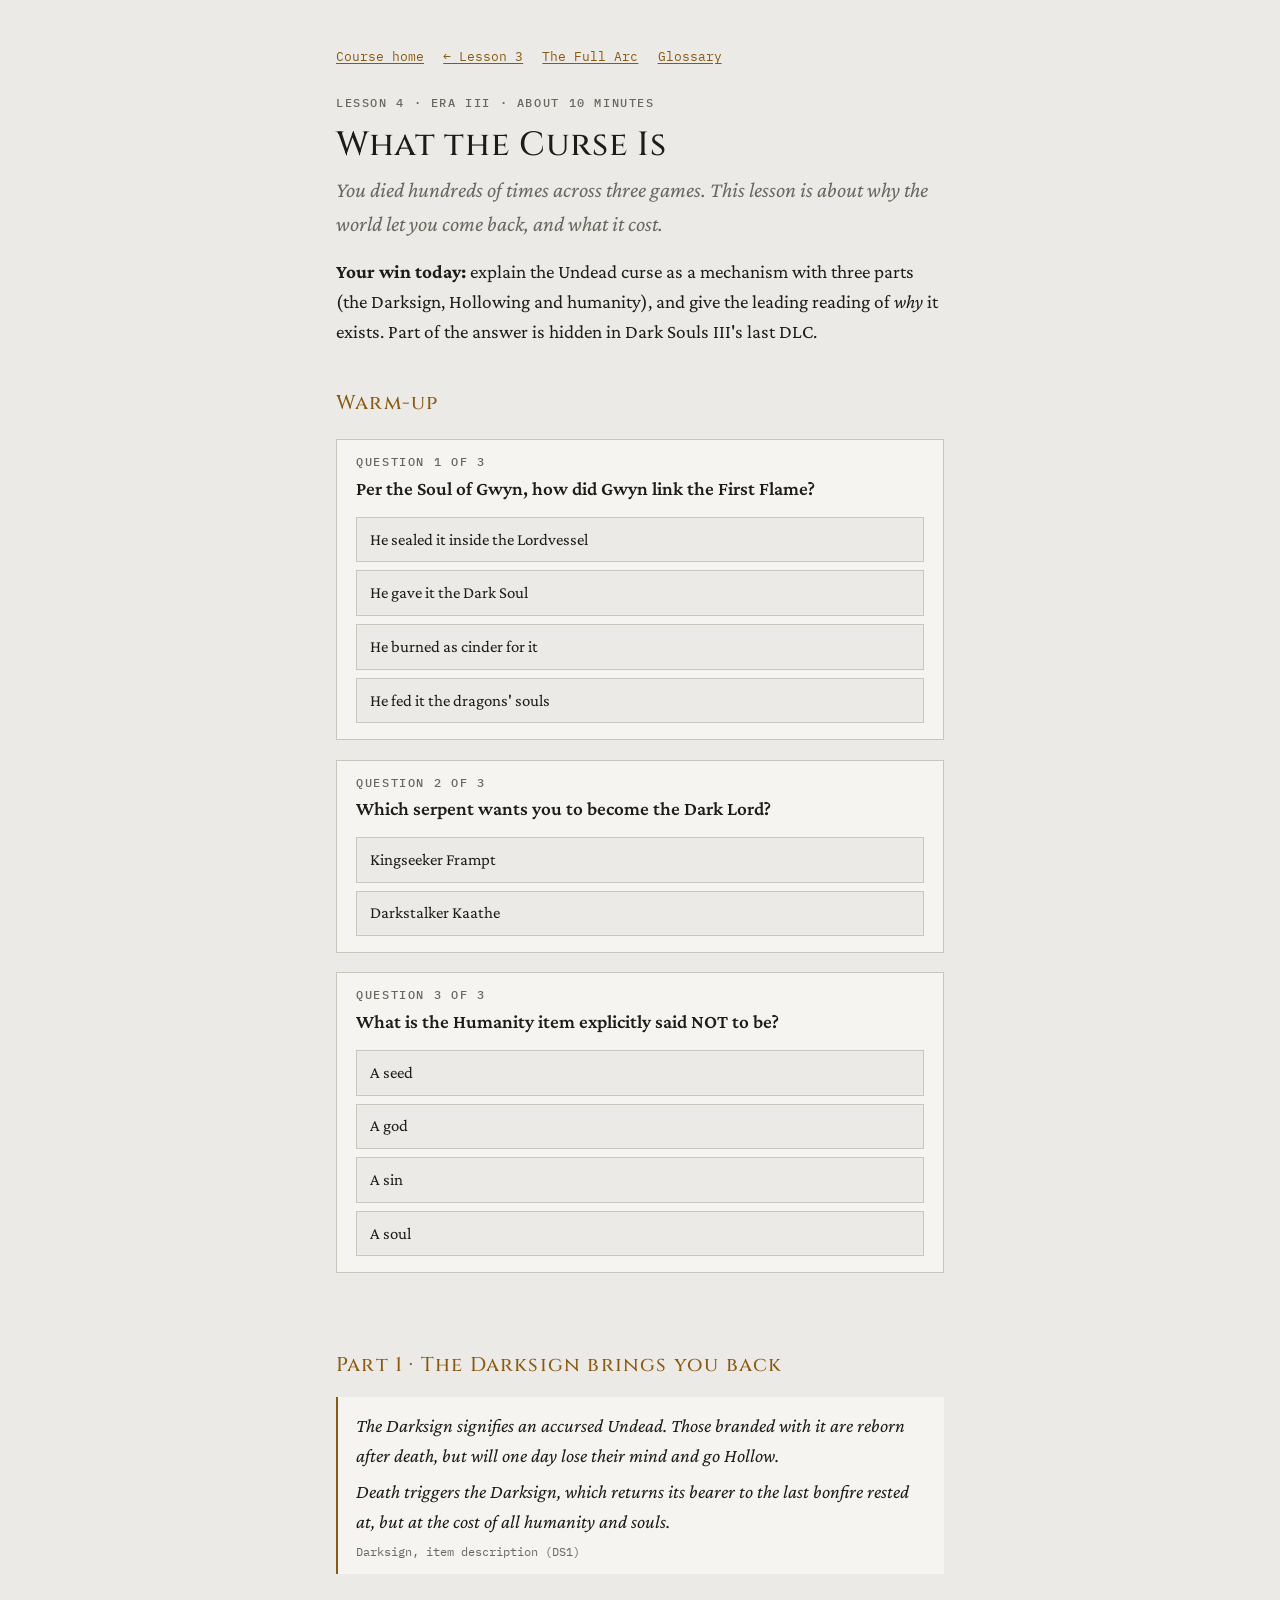
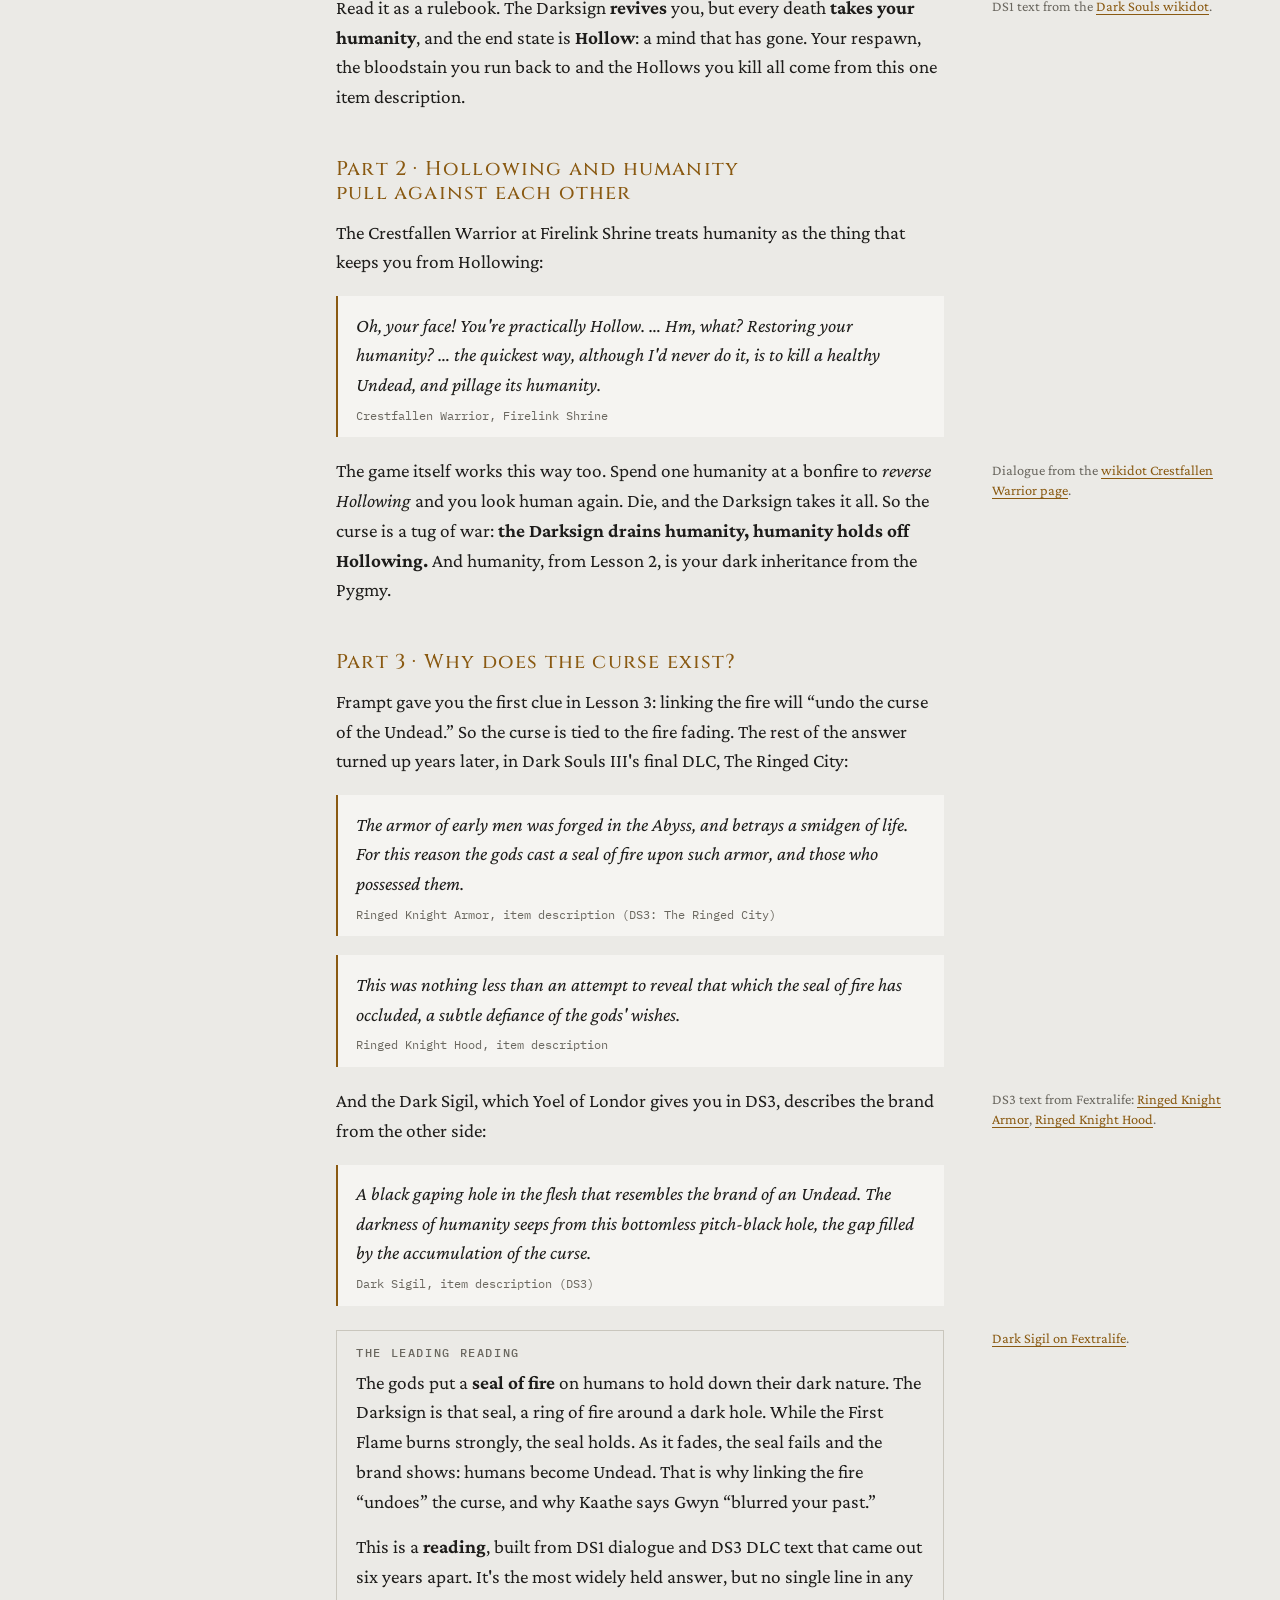
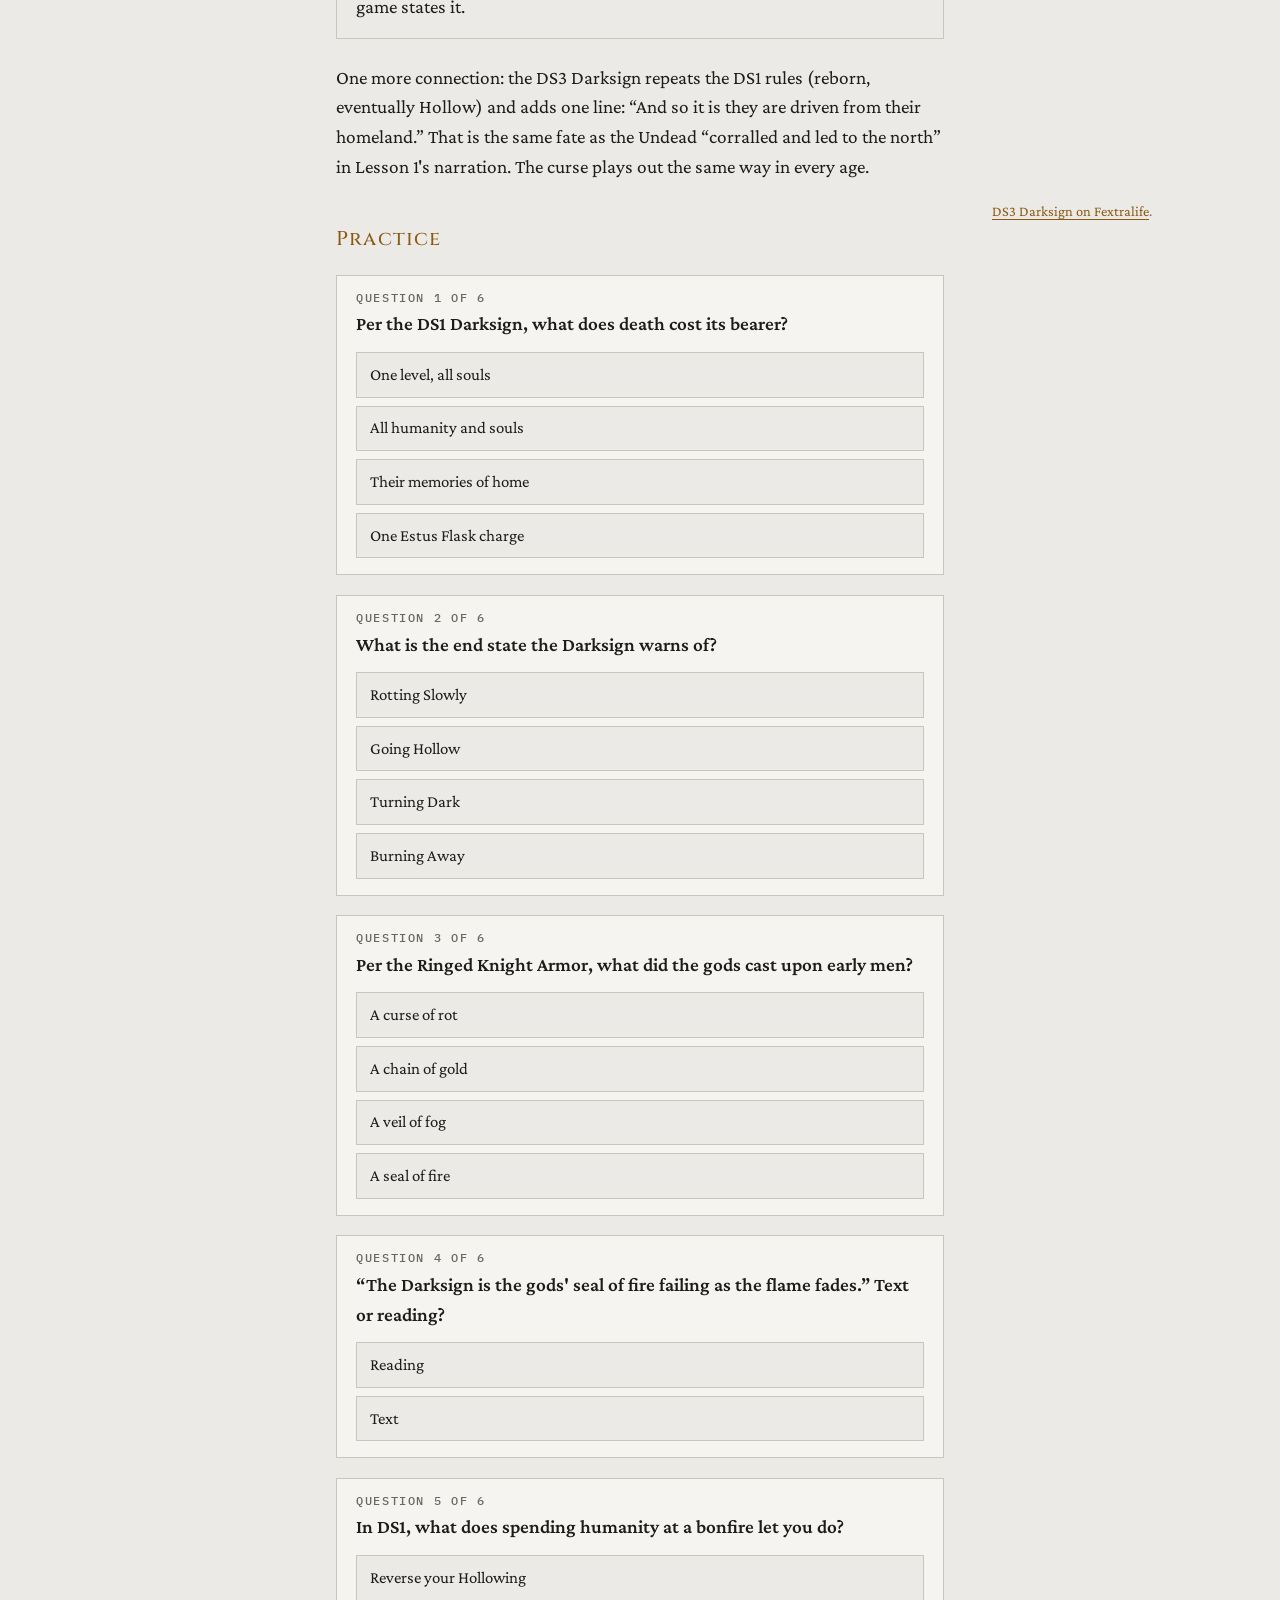
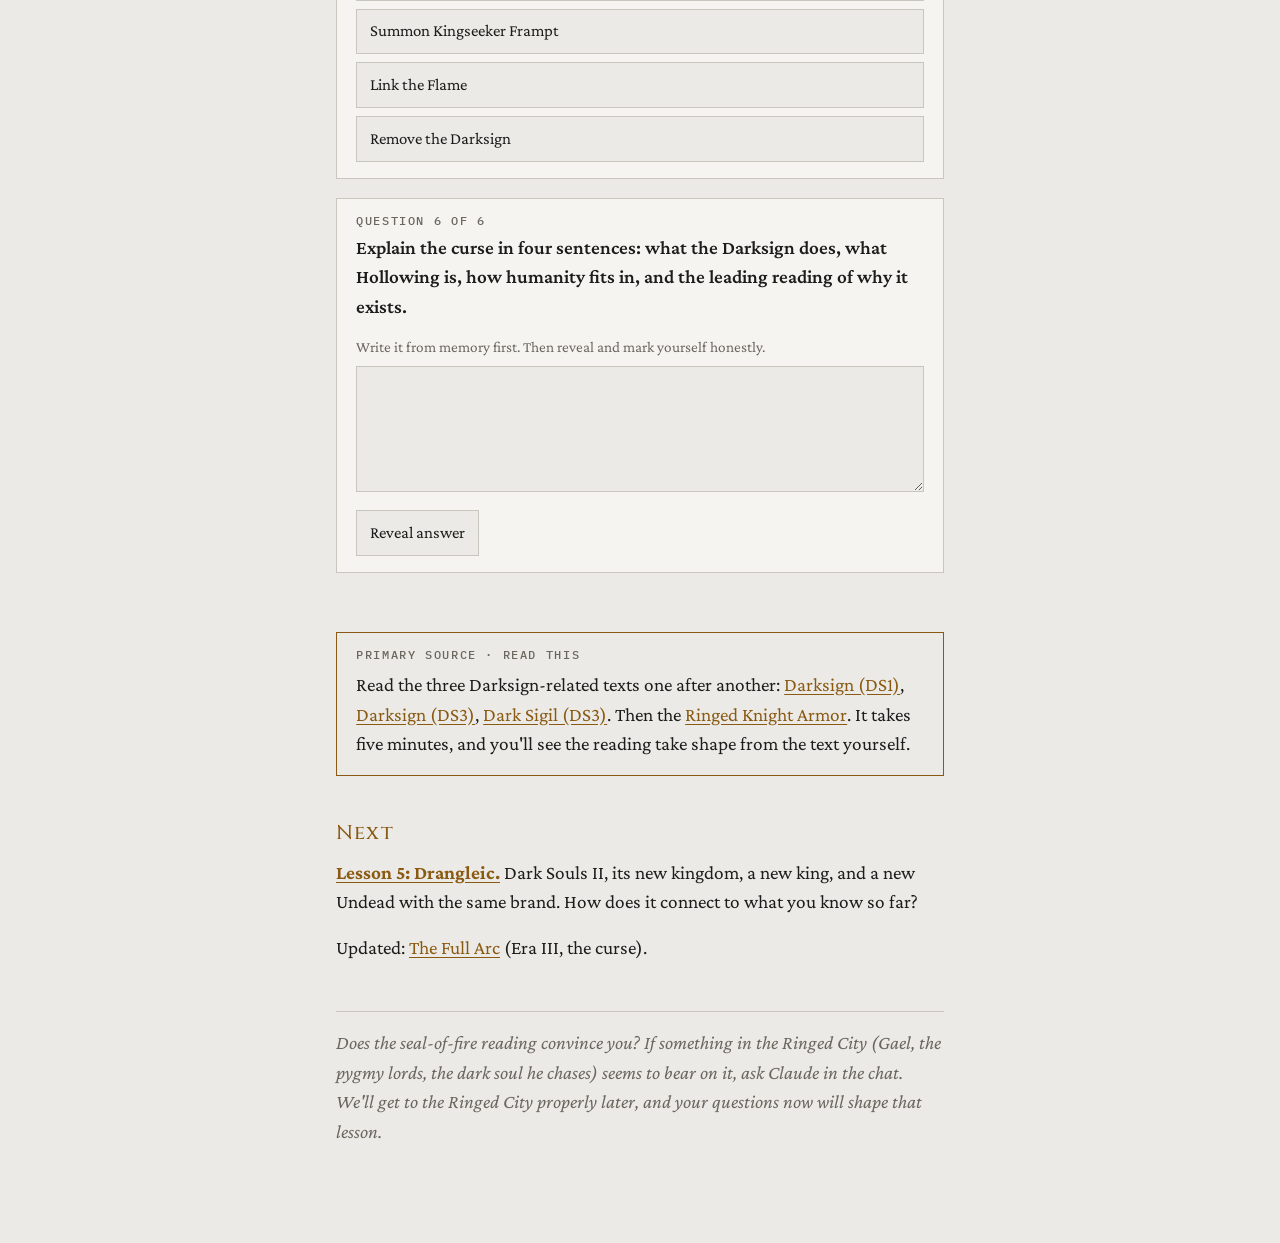
<file: lessons/0004-the-curse.html>
<!doctype html>
<html lang="en">
<head>
<meta charset="utf-8">
<meta name="viewport" content="width=device-width, initial-scale=1, viewport-fit=cover">
<meta name="claude:viewport-fit-sides" content="cover">
<title>Lesson 4 · The Curse</title>
<link rel="stylesheet" href="../assets/course.css">
</head>
<body>
<main>
<nav class="crumbs"><a href="../index.html">Course home</a><a href="0003-two-serpents.html">← Lesson 3</a><a href="../reference/timeline.html">The Full Arc</a><a href="../reference/glossary.html">Glossary</a></nav>

<p class="eyebrow">Lesson 4 · Era III · About 10 minutes</p>
<h1>What the Curse Is</h1>
<p class="lede">You died hundreds of times across three games. This lesson is about why the world let you come back, and what it cost.</p>

<p><strong>Your win today:</strong> explain the Undead curse as a mechanism with three parts (the Darksign, Hollowing and humanity), and give the leading reading of <em>why</em> it exists. Part of the answer is hidden in Dark Souls III's last DLC.</p>

<h2>Warm-up</h2>
<section class="quiz"><script type="application/json">
[
  { "type": "choice",
    "q": "Per the Soul of Gwyn, how did Gwyn link the First Flame?",
    "options": ["He burned as cinder for it", "He sealed it inside the Lordvessel", "He fed it the dragons' souls", "He gave it the Dark Soul"],
    "answer": 0,
    "why": "<p>“Lord Gwyn bequeathed most of his power to the Gods, and burned as cinder for the First Flame.”</p>" },
  { "type": "choice",
    "q": "Which serpent wants you to become the Dark Lord?",
    "options": ["Darkstalker Kaathe", "Kingseeker Frampt"],
    "answer": 0,
    "why": "<p>Kaathe, in the Abyss. Frampt, Gwyn's friend, wants you to link the fire.</p>" },
  { "type": "choice",
    "q": "What is the Humanity item explicitly said NOT to be?",
    "options": ["A soul", "A sin", "A god", "A seed"],
    "answer": 0,
    "why": "<p>“If the soul is the source of all life, then what distinguishes the humanity we hold within ourselves?” Humanity is set apart from souls.</p>" }
]
</script></section>

<h2>Part 1 · The Darksign brings you back</h2>
<blockquote class="ingame">
  <p>The Darksign signifies an accursed Undead. Those branded with it are reborn after death, but will one day lose their mind and go Hollow.</p>
  <p>Death triggers the Darksign, which returns its bearer to the last bonfire rested at, but at the cost of all humanity and souls.</p>
  <cite>Darksign, item description (DS1)</cite>
</blockquote>
<span class="side">DS1 text from the <a href="https://darksouls.wikidot.com/darksign">Dark Souls wikidot</a>.</span>
<p>Read it as a rulebook. The Darksign <strong>revives</strong> you, but every death <strong>takes your humanity</strong>, and the end state is <strong>Hollow</strong>: a mind that has gone. Your respawn, the bloodstain you run back to and the Hollows you kill all come from this one item description.</p>

<h2>Part 2 · Hollowing and humanity pull against each other</h2>
<p>The Crestfallen Warrior at Firelink Shrine treats humanity as the thing that keeps you from Hollowing:</p>
<blockquote class="ingame">
  <p>Oh, your face! You're practically Hollow. … Hm, what? Restoring your humanity? … the quickest way, although I'd never do it, is to kill a healthy Undead, and pillage its humanity.</p>
  <cite>Crestfallen Warrior, Firelink Shrine</cite>
</blockquote>
<span class="side">Dialogue from the <a href="https://darksouls.wikidot.com/crestfallen-warrior">wikidot Crestfallen Warrior page</a>.</span>
<p>The game itself works this way too. Spend one humanity at a bonfire to <em>reverse Hollowing</em> and you look human again. Die, and the Darksign takes it all. So the curse is a tug of war: <strong>the Darksign drains humanity, humanity holds off Hollowing.</strong> And humanity, from Lesson 2, is your dark inheritance from the Pygmy.</p>

<h2>Part 3 · Why does the curse exist?</h2>
<p>Frampt gave you the first clue in Lesson 3: linking the fire will “undo the curse of the Undead.” So the curse is tied to the fire fading. The rest of the answer turned up years later, in Dark Souls III's final DLC, The Ringed City:</p>
<blockquote class="ingame">
  <p>The armor of early men was forged in the Abyss, and betrays a smidgen of life. For this reason the gods cast a seal of fire upon such armor, and those who possessed them.</p>
  <cite>Ringed Knight Armor, item description (DS3: The Ringed City)</cite>
</blockquote>
<blockquote class="ingame">
  <p>This was nothing less than an attempt to reveal that which the seal of fire has occluded, a subtle defiance of the gods' wishes.</p>
  <cite>Ringed Knight Hood, item description</cite>
</blockquote>
<span class="side">DS3 text from Fextralife: <a href="https://darksouls3.wiki.fextralife.com/Ringed+Knight+Armor">Ringed Knight Armor</a>, <a href="https://darksouls3.wiki.fextralife.com/Ringed+Knight+Hood">Ringed Knight Hood</a>.</span>
<p>And the Dark Sigil, which Yoel of Londor gives you in DS3, describes the brand from the other side:</p>
<blockquote class="ingame">
  <p>A black gaping hole in the flesh that resembles the brand of an Undead. The darkness of humanity seeps from this bottomless pitch-black hole, the gap filled by the accumulation of the curse.</p>
  <cite>Dark Sigil, item description (DS3)</cite>
</blockquote>
<span class="side"><a href="https://darksouls3.wiki.fextralife.com/Dark+Sigil">Dark Sigil on Fextralife</a>.</span>

<div class="box">
  <span class="eyebrow">The leading reading</span>
  <p>The gods put a <strong>seal of fire</strong> on humans to hold down their dark nature. The Darksign is that seal, a ring of fire around a dark hole. While the First Flame burns strongly, the seal holds. As it fades, the seal fails and the brand shows: humans become Undead. That is why linking the fire “undoes” the curse, and why Kaathe says Gwyn “blurred your past.”</p>
  <p>This is a <strong>reading</strong>, built from DS1 dialogue and DS3 DLC text that came out six years apart. It's the most widely held answer, but no single line in any game states it.</p>
</div>

<p>One more connection: the DS3 Darksign repeats the DS1 rules (reborn, eventually Hollow) and adds one line: “And so it is they are driven from their homeland.” That is the same fate as the Undead “corralled and led to the north” in Lesson 1's narration. The curse plays out the same way in every age.</p>
<span class="side"><a href="https://darksouls3.wiki.fextralife.com/Darksign">DS3 Darksign on Fextralife</a>.</span>

<h2>Practice</h2>
<section class="quiz"><script type="application/json">
[
  { "type": "choice",
    "q": "Per the DS1 Darksign, what does death cost its bearer?",
    "options": ["All humanity and souls", "One level, all souls", "Their memories of home", "One Estus Flask charge"],
    "answer": 0,
    "why": "<p>“Death triggers the Darksign, which returns its bearer to the last bonfire rested at, but at the cost of all humanity and souls.”</p>" },
  { "type": "choice",
    "q": "What is the end state the Darksign warns of?",
    "options": ["Going Hollow", "Turning Dark", "Burning Away", "Rotting Slowly"],
    "answer": 0,
    "why": "<p>“Those branded with it are reborn after death, but will one day lose their mind and go Hollow.”</p>" },
  { "type": "choice",
    "q": "Per the Ringed Knight Armor, what did the gods cast upon early men?",
    "options": ["A seal of fire", "A curse of rot", "A veil of fog", "A chain of gold"],
    "answer": 0,
    "why": "<p>“The gods cast a seal of fire upon such armor, and those who possessed them.”</p>" },
  { "type": "choice",
    "q": "“The Darksign is the gods' seal of fire failing as the flame fades.” Text or reading?",
    "options": ["Reading", "Text"],
    "answer": 0,
    "why": "<p>A reading. It combines Frampt (linking undoes the curse), the Ringed Knight items (the seal of fire) and the Dark Sigil (a dark hole like the Undead brand).</p>" },
  { "type": "choice",
    "q": "In DS1, what does spending humanity at a bonfire let you do?",
    "options": ["Reverse your Hollowing", "Remove the Darksign", "Link the Flame", "Summon Kingseeker Frampt"],
    "answer": 0,
    "why": "<p>Reverse Hollowing: humanity holds off the Hollow state, and the Darksign takes it back when you die.</p>" },
  { "type": "recall",
    "q": "Explain the curse in four sentences: what the Darksign does, what Hollowing is, how humanity fits in, and the leading reading of why it exists.",
    "answer": "<p>The Darksign brands the Undead: they are reborn at a bonfire after death, at the cost of all humanity and souls. Eventually the Undead lose their mind and go Hollow. Humanity holds off Hollowing (you spend it to reverse Hollowing), so the curse is a constant drain on it. The leading reading is that the Darksign is the gods' seal of fire on humanity's dark nature, which fails as the First Flame fades. That's why Frampt says linking the fire undoes the curse.</p>" }
]
</script></section>

<div class="box source">
  <span class="eyebrow">Primary source · read this</span>
  <p>Read the three Darksign-related texts one after another: <a href="https://darksouls.wikidot.com/darksign">Darksign (DS1)</a>, <a href="https://darksouls3.wiki.fextralife.com/Darksign">Darksign (DS3)</a>, <a href="https://darksouls3.wiki.fextralife.com/Dark+Sigil">Dark Sigil (DS3)</a>. Then the <a href="https://darksouls3.wiki.fextralife.com/Ringed+Knight+Armor">Ringed Knight Armor</a>. It takes five minutes, and you'll see the reading take shape from the text yourself.</p>
</div>

<h2>Next</h2>
<p><strong><a href="0005-drangleic.html">Lesson 5: Drangleic.</a></strong> Dark Souls II, its new kingdom, a new king, and a new Undead with the same brand. How does it connect to what you know so far?</p>
<p>Updated: <a href="../reference/timeline.html">The Full Arc</a> (Era III, the curse).</p>

<p class="ask">Does the seal-of-fire reading convince you? If something in the Ringed City (Gael, the pygmy lords, the dark soul he chases) seems to bear on it, ask Claude in the chat. We'll get to the Ringed City properly later, and your questions now will shape that lesson.</p>
</main>
<script src="../assets/quiz.js"></script>
</body>
</html>
</file>
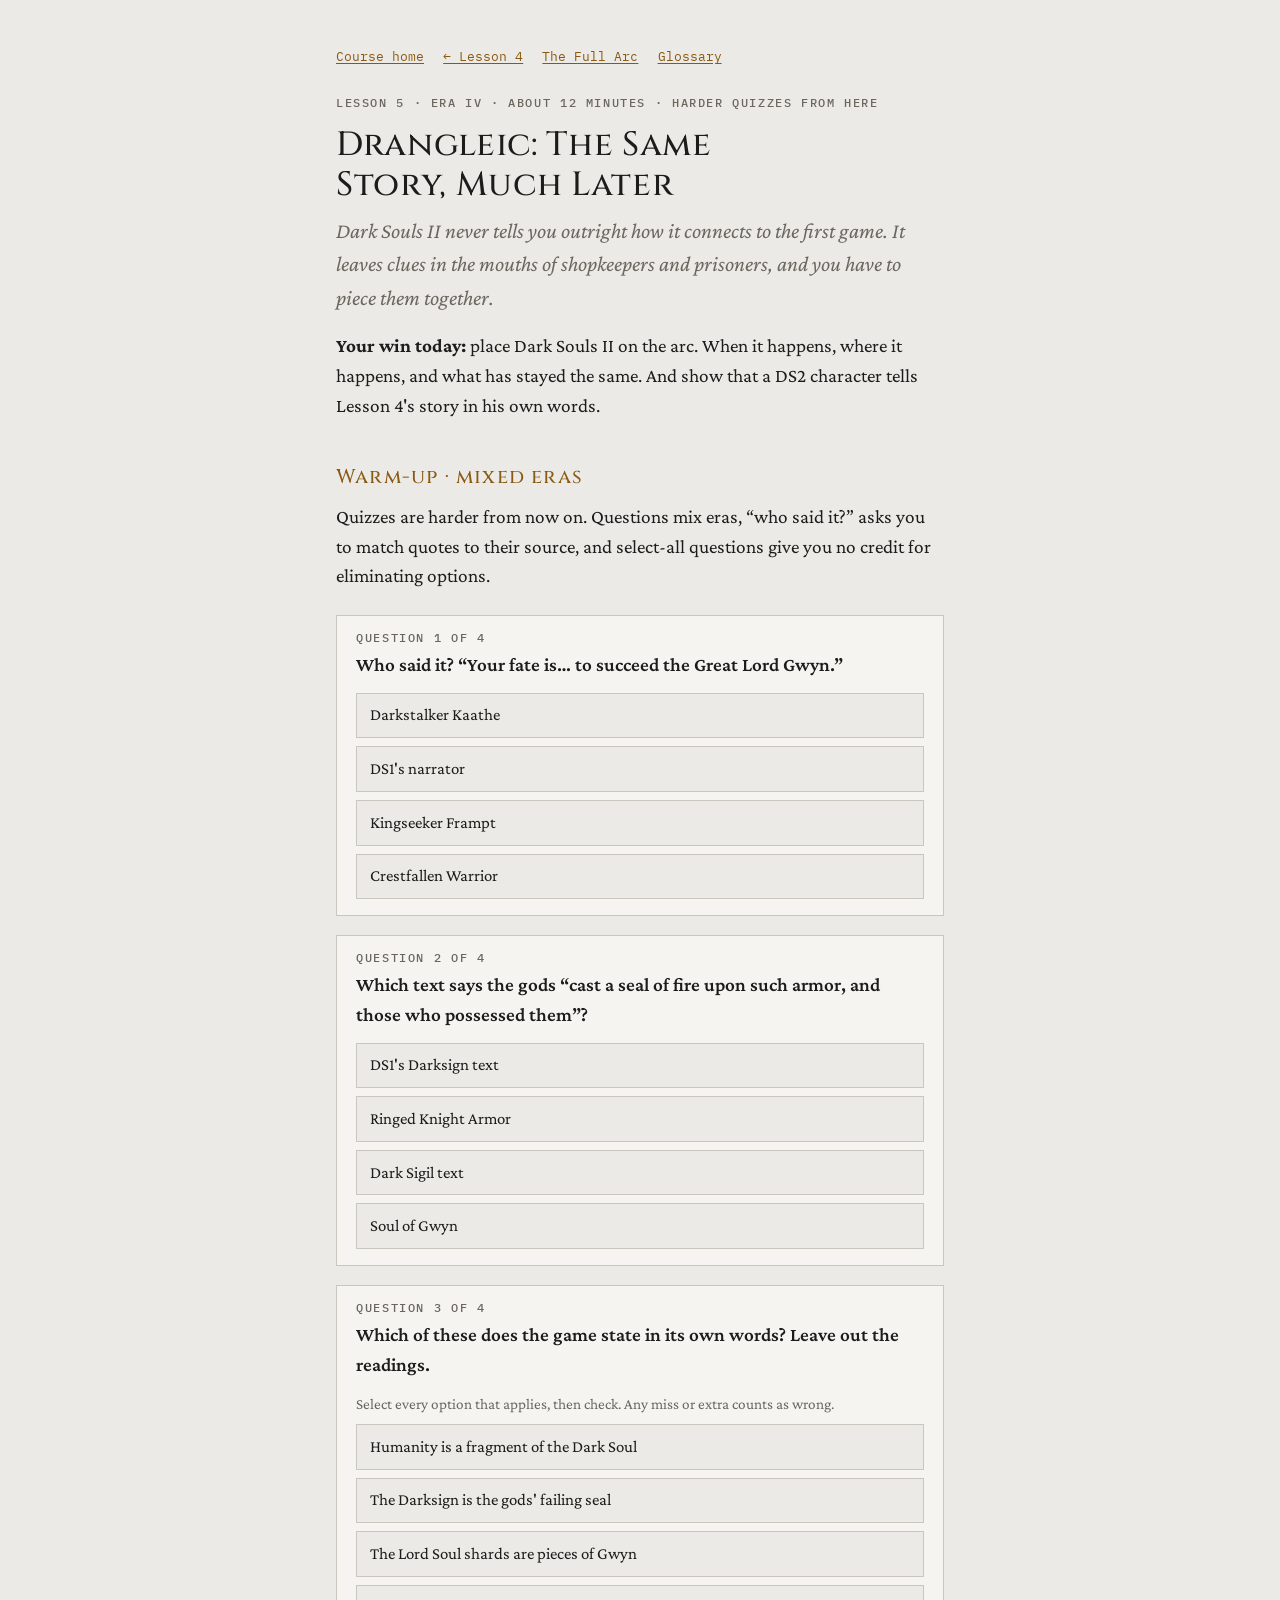
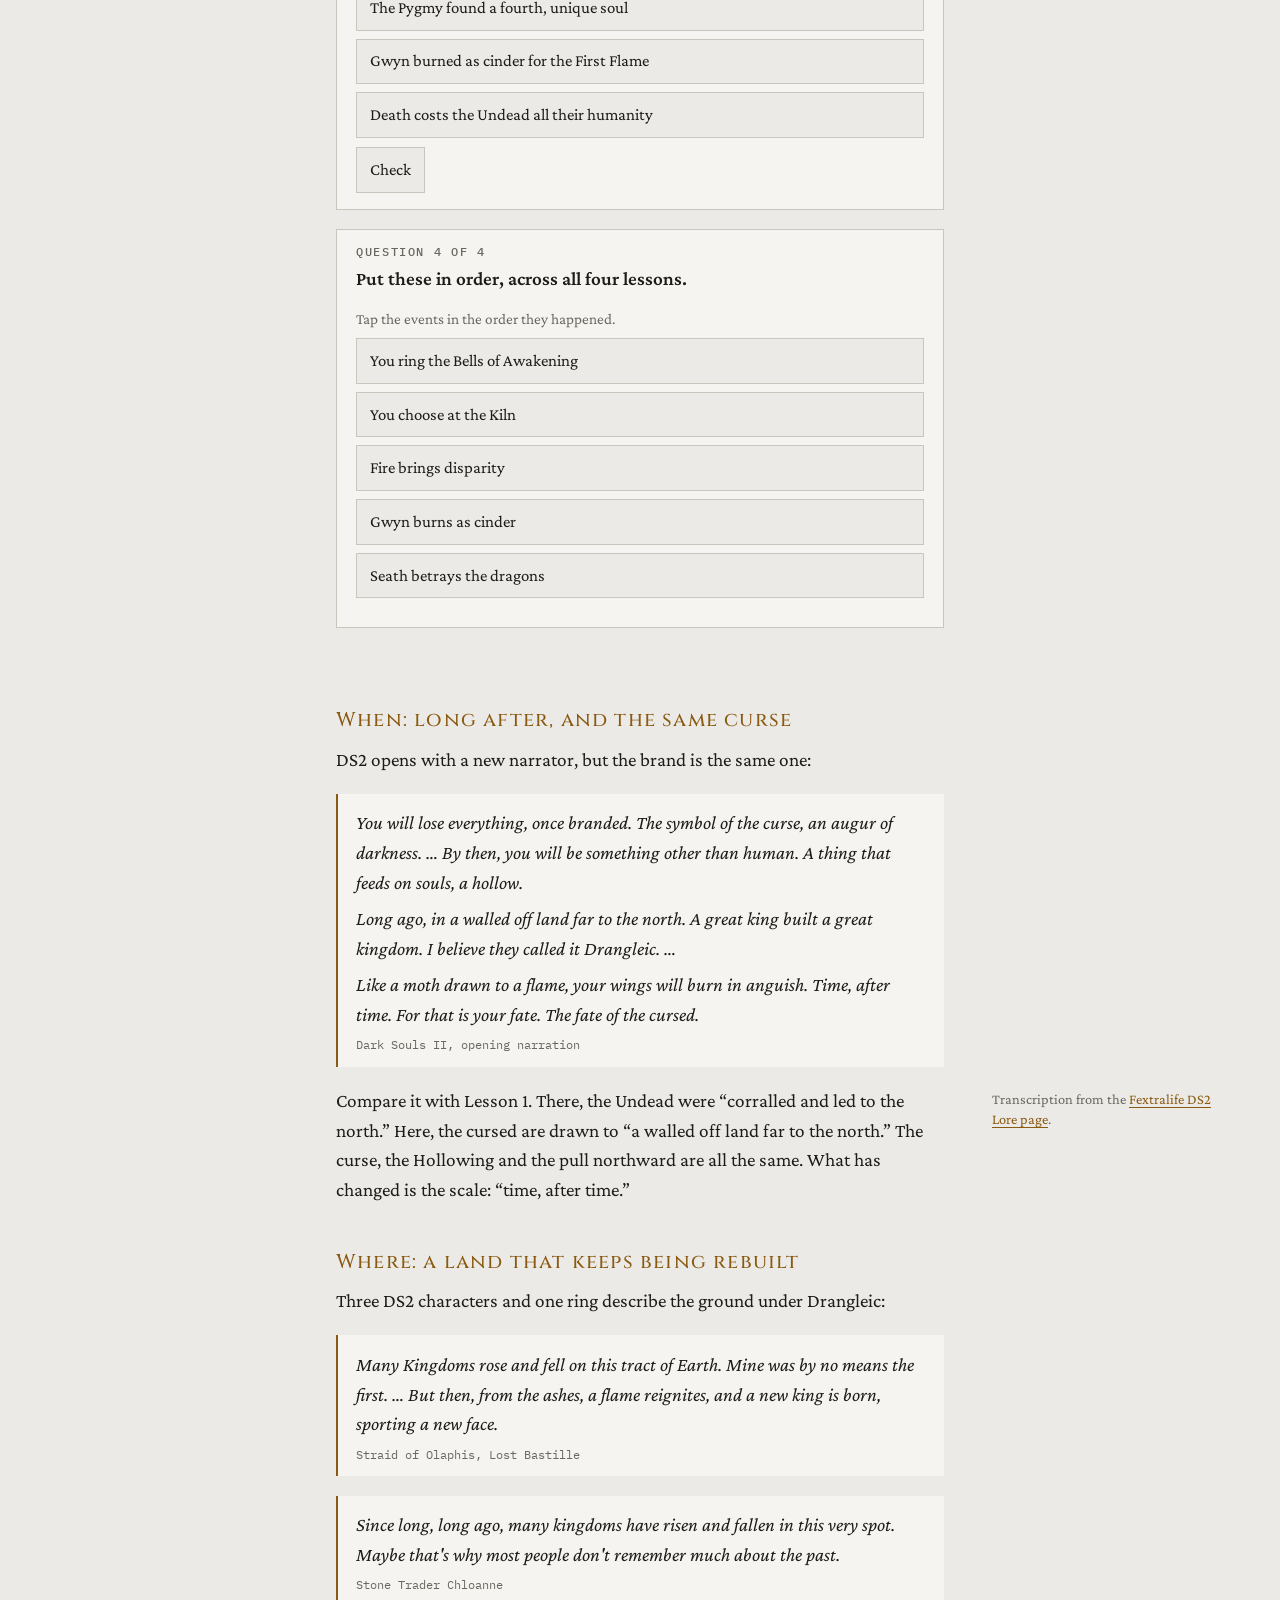
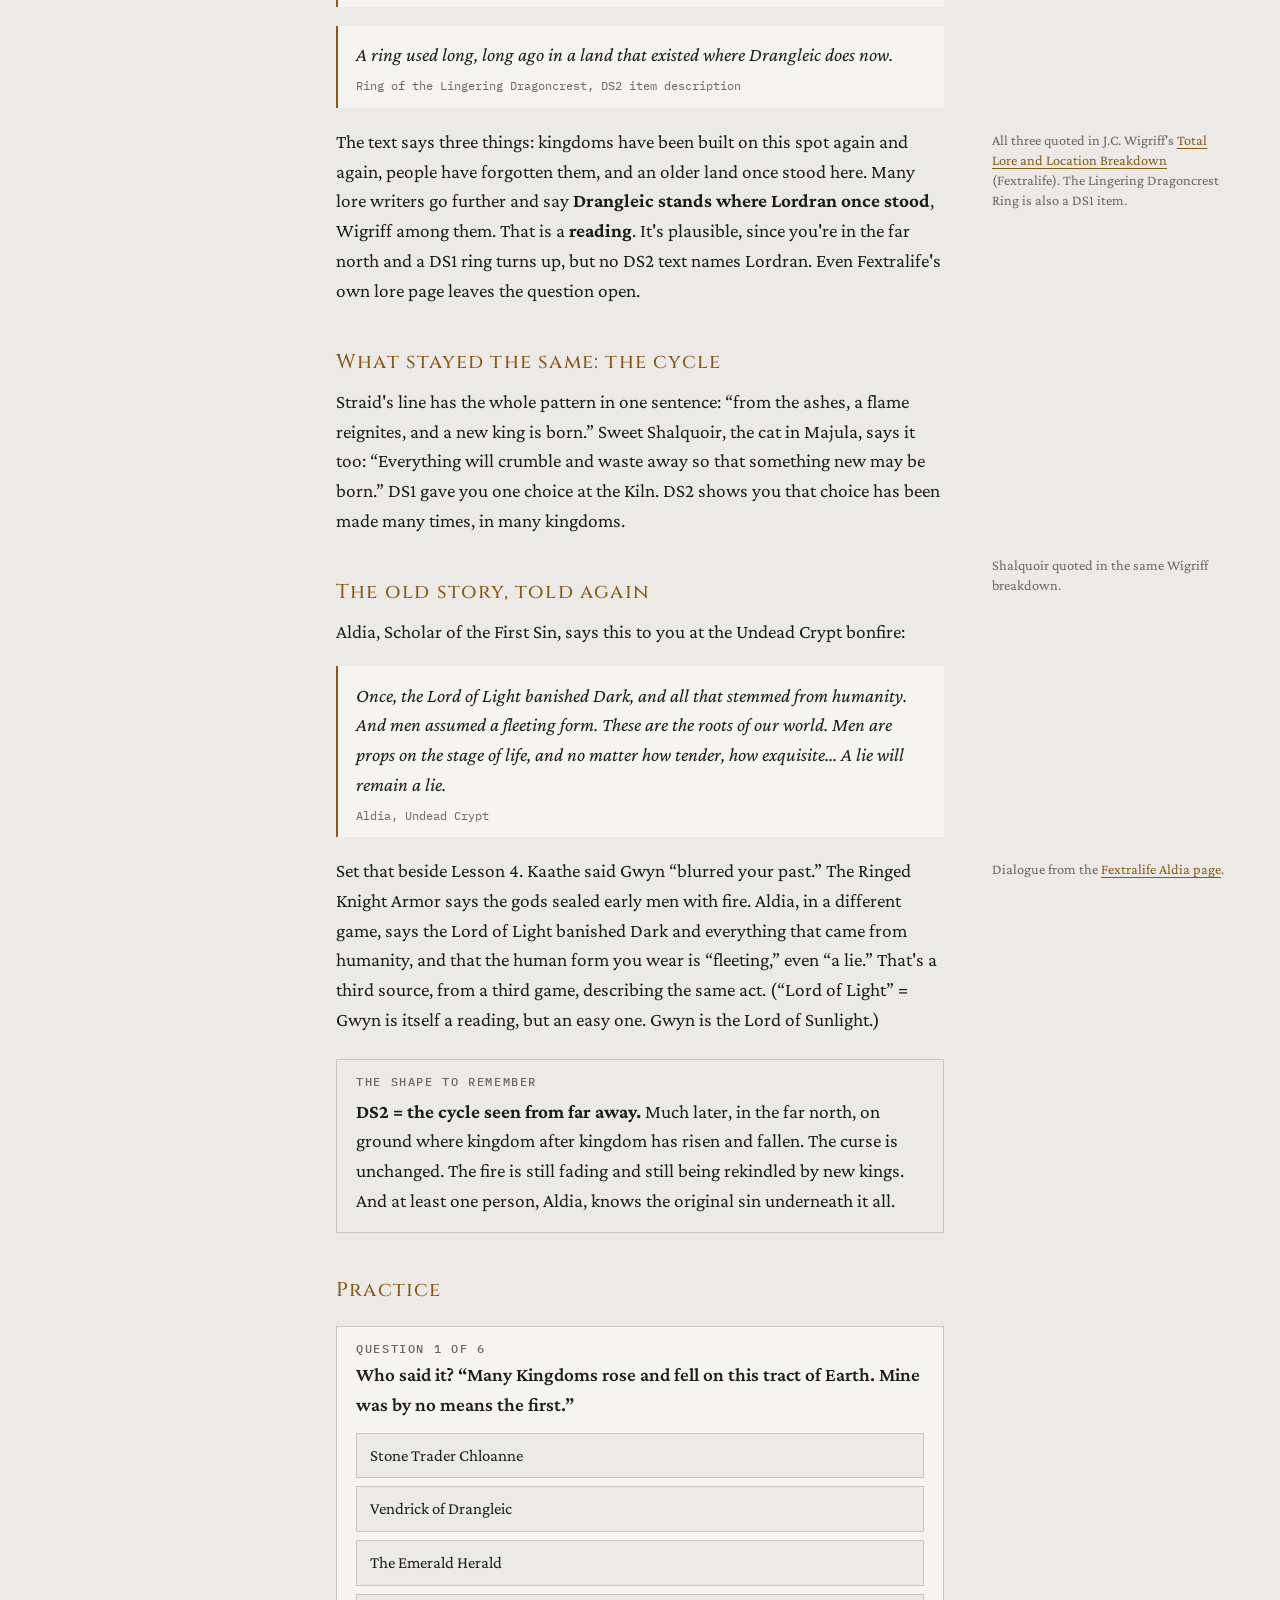
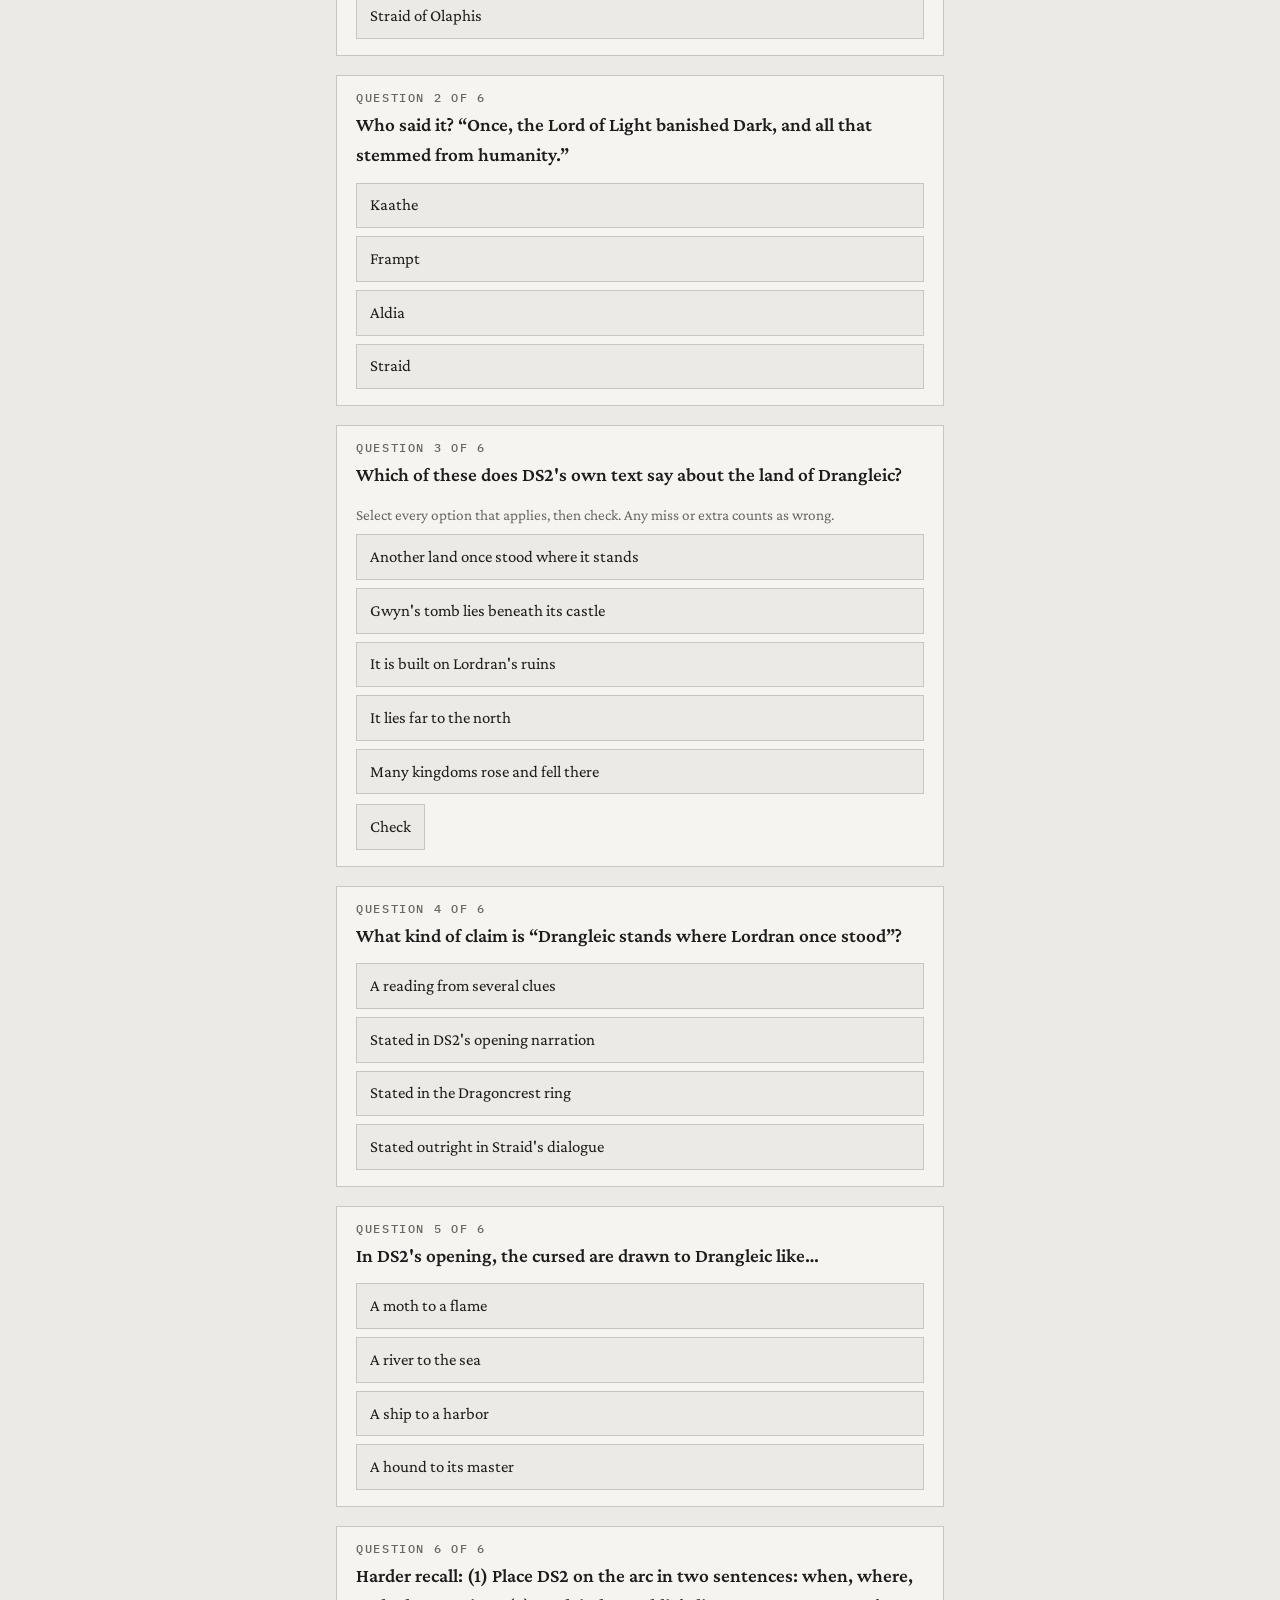
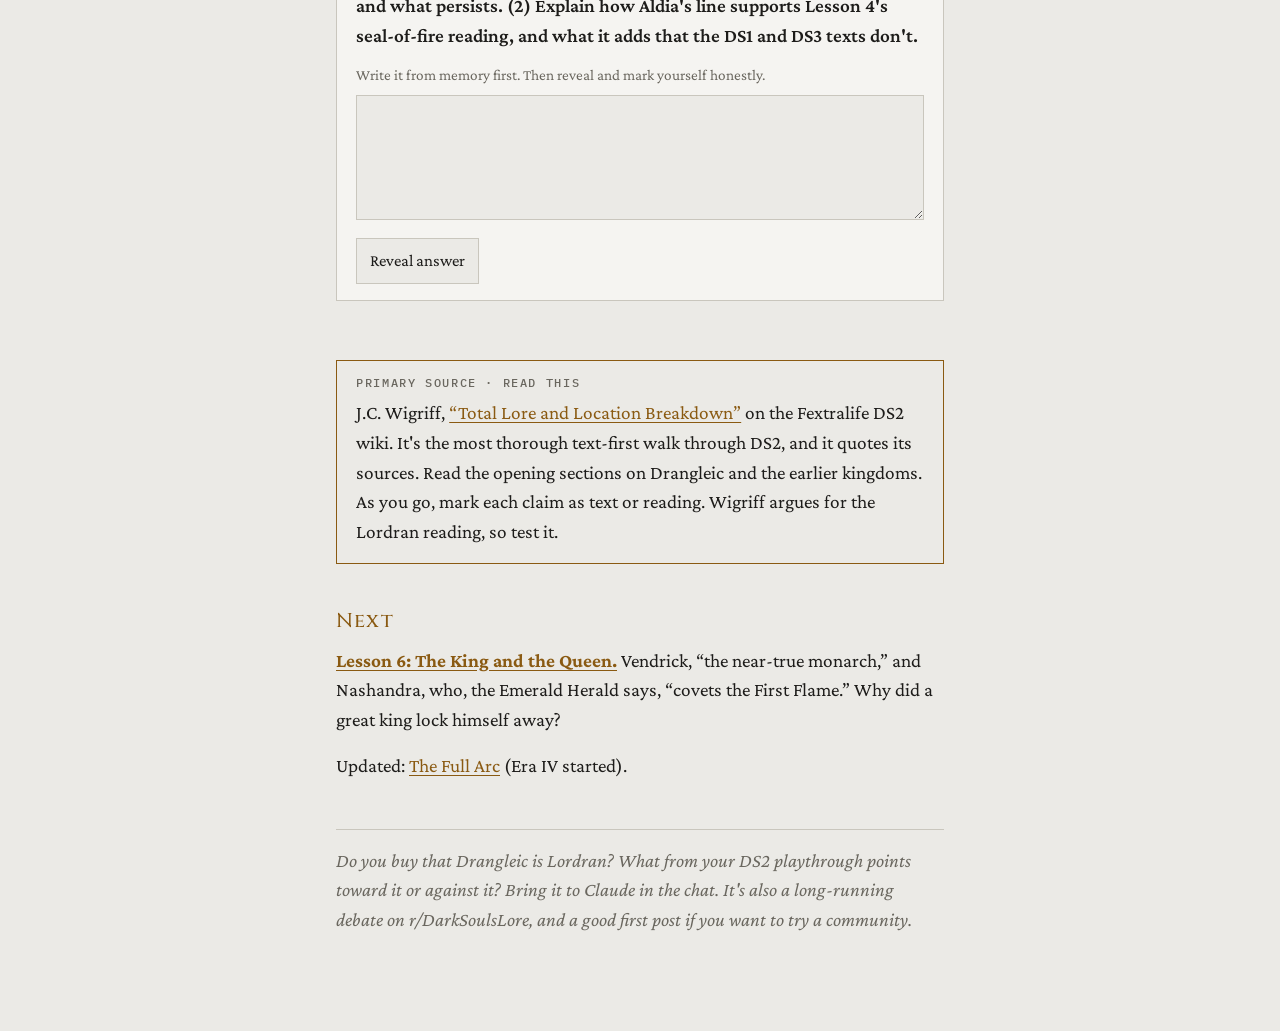
<file: lessons/0005-drangleic.html>
<!doctype html>
<html lang="en">
<head>
<meta charset="utf-8">
<meta name="viewport" content="width=device-width, initial-scale=1, viewport-fit=cover">
<meta name="claude:viewport-fit-sides" content="cover">
<title>Lesson 5 · Drangleic</title>
<link rel="stylesheet" href="../assets/course.css">
</head>
<body>
<main>
<nav class="crumbs"><a href="../index.html">Course home</a><a href="0004-the-curse.html">← Lesson 4</a><a href="../reference/timeline.html">The Full Arc</a><a href="../reference/glossary.html">Glossary</a></nav>

<p class="eyebrow">Lesson 5 · Era IV · About 12 minutes · Harder quizzes from here</p>
<h1>Drangleic: The Same Story, Much Later</h1>
<p class="lede">Dark Souls II never tells you outright how it connects to the first game. It leaves clues in the mouths of shopkeepers and prisoners, and you have to piece them together.</p>

<p><strong>Your win today:</strong> place Dark Souls II on the arc. When it happens, where it happens, and what has stayed the same. And show that a DS2 character tells Lesson 4's story in his own words.</p>

<h2>Warm-up · mixed eras</h2>
<p>Quizzes are harder from now on. Questions mix eras, “who said it?” asks you to match quotes to their source, and select-all questions give you no credit for eliminating options.</p>
<section class="quiz"><script type="application/json">
[
  { "type": "choice",
    "q": "Who said it? “Your fate is… to succeed the Great Lord Gwyn.”",
    "options": ["Kingseeker Frampt", "Darkstalker Kaathe", "Crestfallen Warrior", "DS1's narrator"],
    "answer": 0,
    "why": "<p>Frampt, at Firelink Shrine. Kaathe would never call succeeding Gwyn your fate.</p>" },
  { "type": "choice",
    "q": "Which text says the gods “cast a seal of fire upon such armor, and those who possessed them”?",
    "options": ["Ringed Knight Armor", "Soul of Gwyn", "DS1's Darksign text", "Dark Sigil text"],
    "answer": 0,
    "why": "<p>The Ringed Knight Armor, from DS3's Ringed City DLC. The Dark Sigil is the “black gaping hole” text.</p>" },
  { "type": "multi",
    "q": "Which of these does the game state in its own words? Leave out the readings.",
    "options": ["Gwyn burned as cinder for the First Flame", "Humanity is a fragment of the Dark Soul", "The Pygmy found a fourth, unique soul", "The Darksign is the gods' failing seal", "Death costs the Undead all their humanity", "The Lord Soul shards are pieces of Gwyn"],
    "answers": [0, 2, 4],
    "why": "<p>Text: Soul of Gwyn, Kaathe, the DS1 Darksign. Readings: humanity as a Dark Soul fragment (L2), the failing seal (L4), the shards as Gwyn's soul (L3).</p>" },
  { "type": "order",
    "q": "Put these in order, across all four lessons.",
    "items": ["Fire brings disparity", "Seath betrays the dragons", "Gwyn burns as cinder", "You ring the Bells of Awakening", "You choose at the Kiln"],
    "why": "" }
]
</script></section>

<h2>When: long after, and the same curse</h2>
<p>DS2 opens with a new narrator, but the brand is the same one:</p>
<blockquote class="ingame">
  <p>You will lose everything, once branded. The symbol of the curse, an augur of darkness. … By then, you will be something other than human. A thing that feeds on souls, a hollow.</p>
  <p>Long ago, in a walled off land far to the north. A great king built a great kingdom. I believe they called it Drangleic. …</p>
  <p>Like a moth drawn to a flame, your wings will burn in anguish. Time, after time. For that is your fate. The fate of the cursed.</p>
  <cite>Dark Souls II, opening narration</cite>
</blockquote>
<span class="side">Transcription from the <a href="https://darksouls2.wiki.fextralife.com/lore">Fextralife DS2 Lore page</a>.</span>
<p>Compare it with Lesson 1. There, the Undead were “corralled and led to the north.” Here, the cursed are drawn to “a walled off land far to the north.” The curse, the Hollowing and the pull northward are all the same. What has changed is the scale: “time, after time.”</p>

<h2>Where: a land that keeps being rebuilt</h2>
<p>Three DS2 characters and one ring describe the ground under Drangleic:</p>
<blockquote class="ingame">
  <p>Many Kingdoms rose and fell on this tract of Earth. Mine was by no means the first. … But then, from the ashes, a flame reignites, and a new king is born, sporting a new face.</p>
  <cite>Straid of Olaphis, Lost Bastille</cite>
</blockquote>
<blockquote class="ingame">
  <p>Since long, long ago, many kingdoms have risen and fallen in this very spot. Maybe that's why most people don't remember much about the past.</p>
  <cite>Stone Trader Chloanne</cite>
</blockquote>
<blockquote class="ingame">
  <p>A ring used long, long ago in a land that existed where Drangleic does now.</p>
  <cite>Ring of the Lingering Dragoncrest, DS2 item description</cite>
</blockquote>
<span class="side">All three quoted in J.C. Wigriff's <a href="https://darksouls2.wiki.fextralife.com/Total+Lore+and+Location+Breakdown">Total Lore and Location Breakdown</a> (Fextralife). The Lingering Dragoncrest Ring is also a DS1 item.</span>
<p>The text says three things: kingdoms have been built on this spot again and again, people have forgotten them, and an older land once stood here. Many lore writers go further and say <strong>Drangleic stands where Lordran once stood</strong>, Wigriff among them. That is a <strong>reading</strong>. It's plausible, since you're in the far north and a DS1 ring turns up, but no DS2 text names Lordran. Even Fextralife's own lore page leaves the question open.</p>

<h2>What stayed the same: the cycle</h2>
<p>Straid's line has the whole pattern in one sentence: “from the ashes, a flame reignites, and a new king is born.” Sweet Shalquoir, the cat in Majula, says it too: “Everything will crumble and waste away so that something new may be born.” DS1 gave you one choice at the Kiln. DS2 shows you that choice has been made many times, in many kingdoms.</p>
<span class="side">Shalquoir quoted in the same Wigriff breakdown.</span>

<h2>The old story, told again</h2>
<p>Aldia, Scholar of the First Sin, says this to you at the Undead Crypt bonfire:</p>
<blockquote class="ingame">
  <p>Once, the Lord of Light banished Dark, and all that stemmed from humanity. And men assumed a fleeting form. These are the roots of our world. Men are props on the stage of life, and no matter how tender, how exquisite... A lie will remain a lie.</p>
  <cite>Aldia, Undead Crypt</cite>
</blockquote>
<span class="side">Dialogue from the <a href="https://darksouls2.wiki.fextralife.com/Aldia,+Scholar+of+the+First+Sin">Fextralife Aldia page</a>.</span>
<p>Set that beside Lesson 4. Kaathe said Gwyn “blurred your past.” The Ringed Knight Armor says the gods sealed early men with fire. Aldia, in a different game, says the Lord of Light banished Dark and everything that came from humanity, and that the human form you wear is “fleeting,” even “a lie.” That's a third source, from a third game, describing the same act. (“Lord of Light” = Gwyn is itself a reading, but an easy one. Gwyn is the Lord of Sunlight.)</p>

<div class="box">
  <span class="eyebrow">The shape to remember</span>
  <p><strong>DS2 = the cycle seen from far away.</strong> Much later, in the far north, on ground where kingdom after kingdom has risen and fallen. The curse is unchanged. The fire is still fading and still being rekindled by new kings. And at least one person, Aldia, knows the original sin underneath it all.</p>
</div>

<h2>Practice</h2>
<section class="quiz"><script type="application/json">
[
  { "type": "choice",
    "q": "Who said it? “Many Kingdoms rose and fell on this tract of Earth. Mine was by no means the first.”",
    "options": ["Straid of Olaphis", "Vendrick of Drangleic", "The Emerald Herald", "Stone Trader Chloanne"],
    "answer": 0,
    "why": "<p>Straid, the sorcerer imprisoned in the Lost Bastille. “Mine” is the kingdom of Olaphis, one of the earlier kingdoms. Chloanne says something similar, but without “mine.”</p>" },
  { "type": "choice",
    "q": "Who said it? “Once, the Lord of Light banished Dark, and all that stemmed from humanity.”",
    "options": ["Aldia", "Kaathe", "Straid", "Frampt"],
    "answer": 0,
    "why": "<p>Aldia, in DS2. It sounds like Kaathe, and that's the point: two speakers from two games describe the same act.</p>" },
  { "type": "multi",
    "q": "Which of these does DS2's own text say about the land of Drangleic?",
    "options": ["Many kingdoms rose and fell there", "Another land once stood where it stands", "It is built on Lordran's ruins", "It lies far to the north", "Gwyn's tomb lies beneath its castle"],
    "answers": [0, 1, 3],
    "why": "<p>Straid and Chloanne (kingdoms), the Dragoncrest ring (another land), the opening narration (far to the north). Lordran is never named, and there is no tomb of Gwyn.</p>" },
  { "type": "choice",
    "q": "What kind of claim is “Drangleic stands where Lordran once stood”?",
    "options": ["A reading from several clues", "Stated in DS2's opening narration", "Stated outright in Straid's dialogue", "Stated in the Dragoncrest ring"],
    "answer": 0,
    "why": "<p>A reading. The ring says “a land that existed where Drangleic does now” without naming it. The north, the DS1 ring and the rebuilt kingdoms all point to Lordran, but nothing states it.</p>" },
  { "type": "choice",
    "q": "In DS2's opening, the cursed are drawn to Drangleic like…",
    "options": ["A moth to a flame", "A ship to a harbor", "A hound to its master", "A river to the sea"],
    "answer": 0,
    "why": "<p>“Like a moth drawn to a flame, your wings will burn in anguish. Time, after time.”</p>" },
  { "type": "recall",
    "q": "Harder recall: (1) Place DS2 on the arc in two sentences: when, where, and what persists. (2) Explain how Aldia's line supports Lesson 4's seal-of-fire reading, and what it adds that the DS1 and DS3 texts don't.",
    "answer": "<p>(1) DS2 is set long after DS1, in a walled-off land far to the north where many kingdoms have risen and fallen, possibly where Lordran stood (a reading). The Darksign, Hollowing and the cycle of fading and rekindled fire all persist. (2) Aldia says the Lord of Light (Gwyn) banished Dark and “all that stemmed from humanity,” which matches Kaathe (“blurred your past”) and the Ringed Knight seal of fire. What he adds is that the human form itself is “fleeting” and “a lie”: what humans look like now is a result of that sealing.</p>" }
]
</script></section>

<div class="box source">
  <span class="eyebrow">Primary source · read this</span>
  <p>J.C. Wigriff, <a href="https://darksouls2.wiki.fextralife.com/Total+Lore+and+Location+Breakdown">“Total Lore and Location Breakdown”</a> on the Fextralife DS2 wiki. It's the most thorough text-first walk through DS2, and it quotes its sources. Read the opening sections on Drangleic and the earlier kingdoms. As you go, mark each claim as text or reading. Wigriff argues for the Lordran reading, so test it.</p>
</div>

<h2>Next</h2>
<p><strong><a href="0006-king-and-queen.html">Lesson 6: The King and the Queen.</a></strong> Vendrick, “the near-true monarch,” and Nashandra, who, the Emerald Herald says, “covets the First Flame.” Why did a great king lock himself away?</p>
<p>Updated: <a href="../reference/timeline.html">The Full Arc</a> (Era IV started).</p>

<p class="ask">Do you buy that Drangleic is Lordran? What from your DS2 playthrough points toward it or against it? Bring it to Claude in the chat. It's also a long-running debate on r/DarkSoulsLore, and a good first post if you want to try a community.</p>
</main>
<script src="../assets/quiz.js"></script>
</body>
</html>
</file>
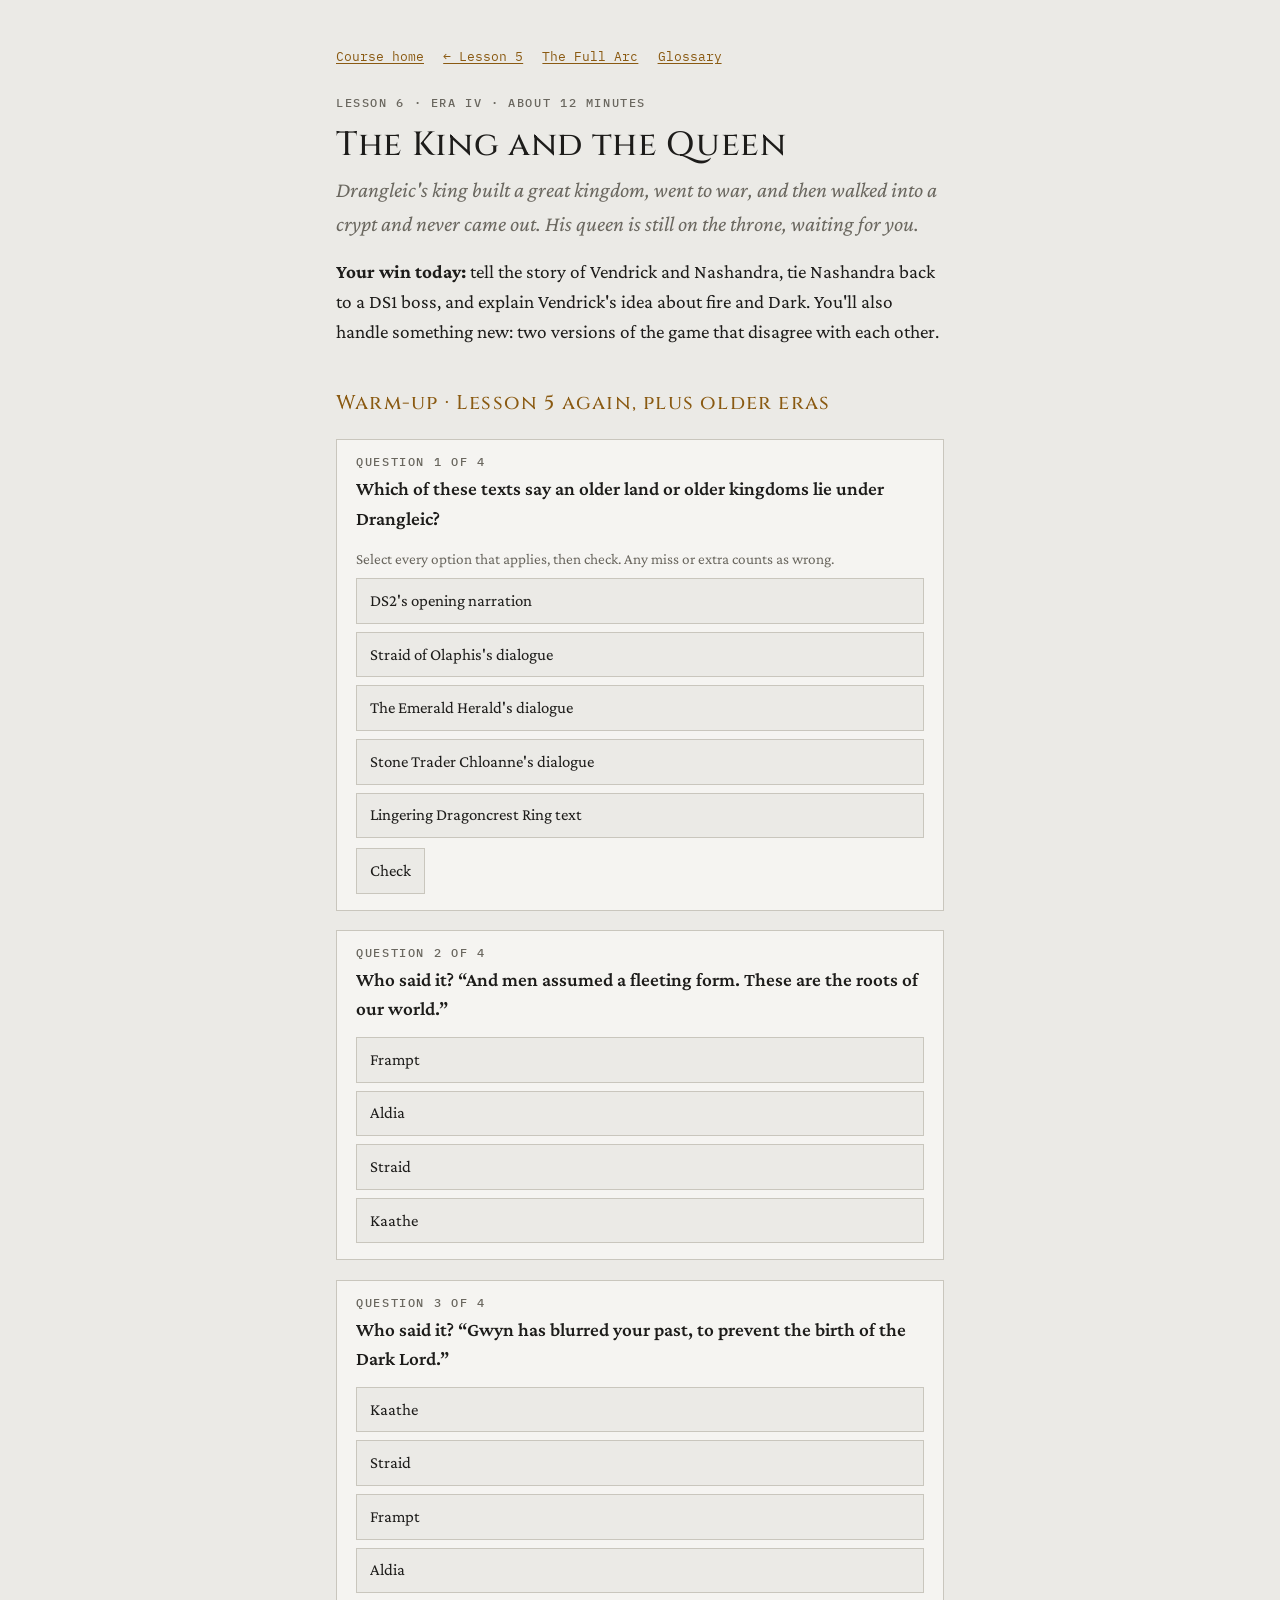
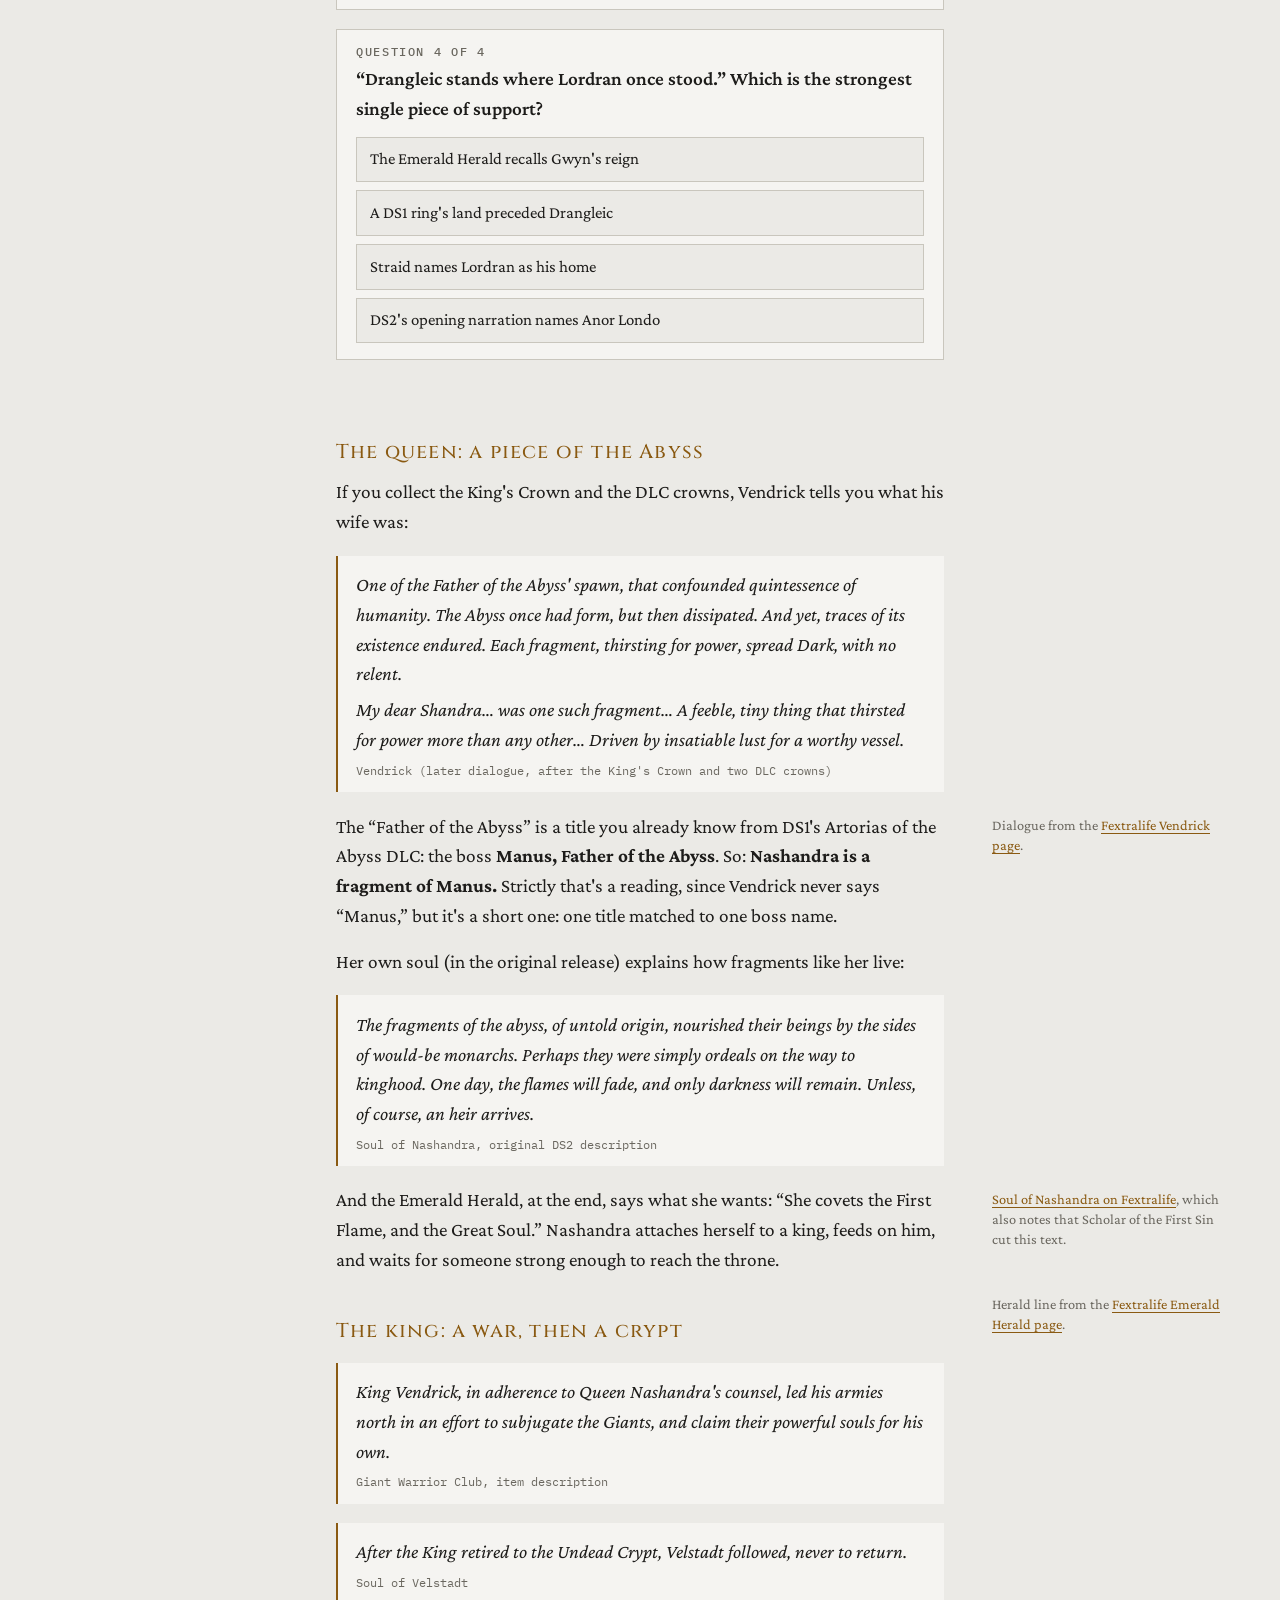
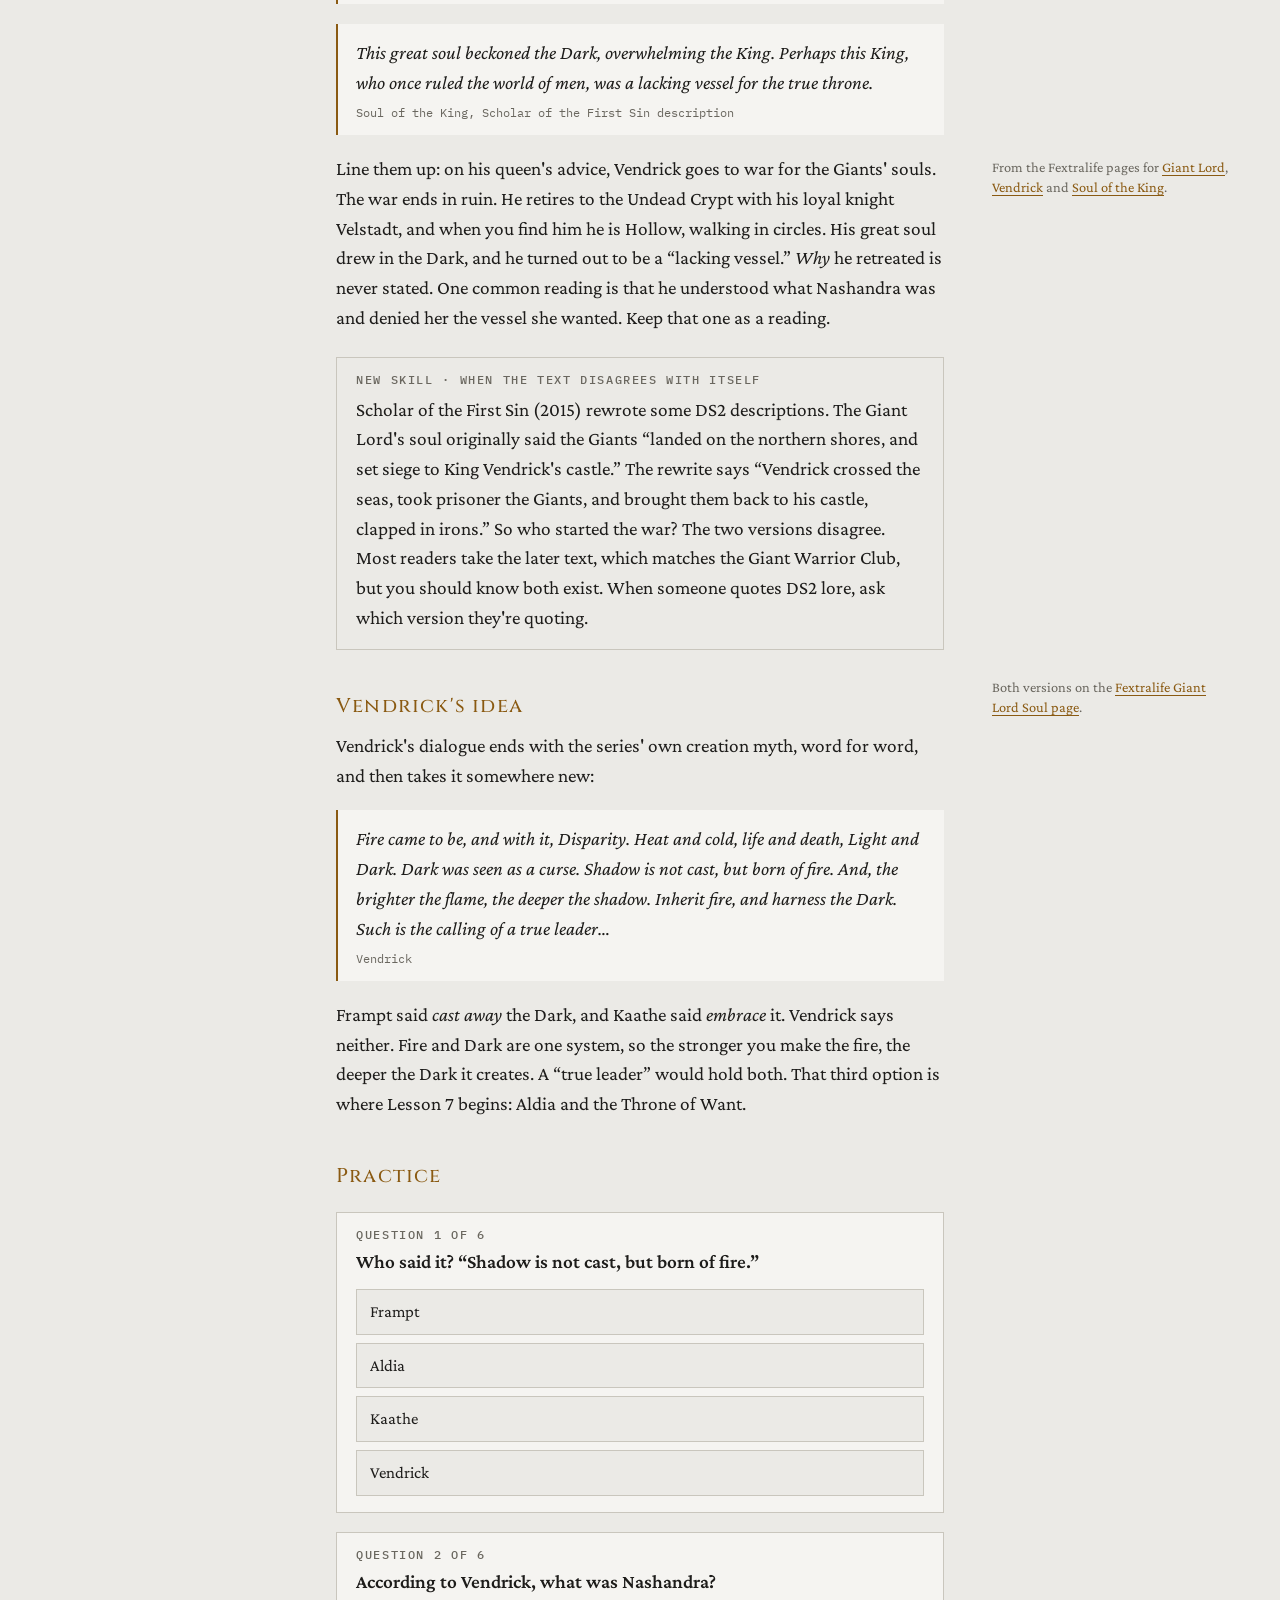
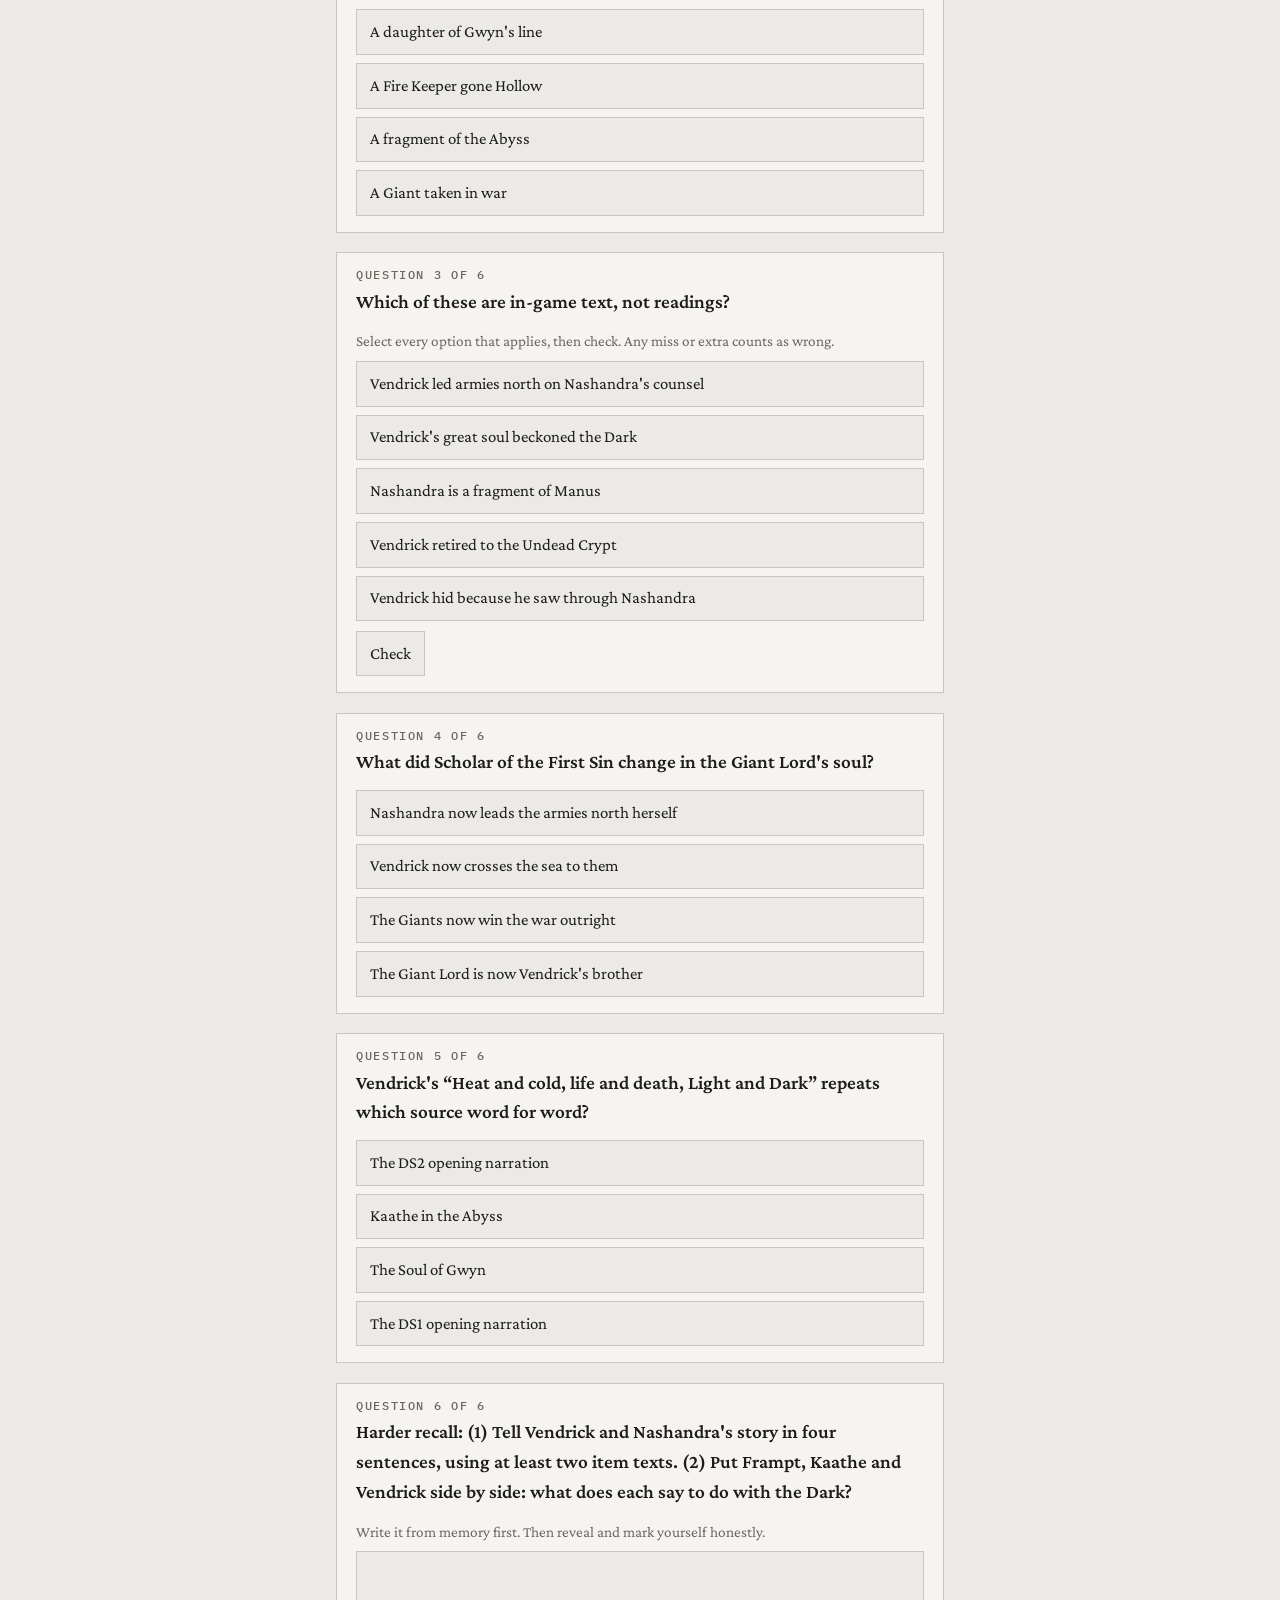
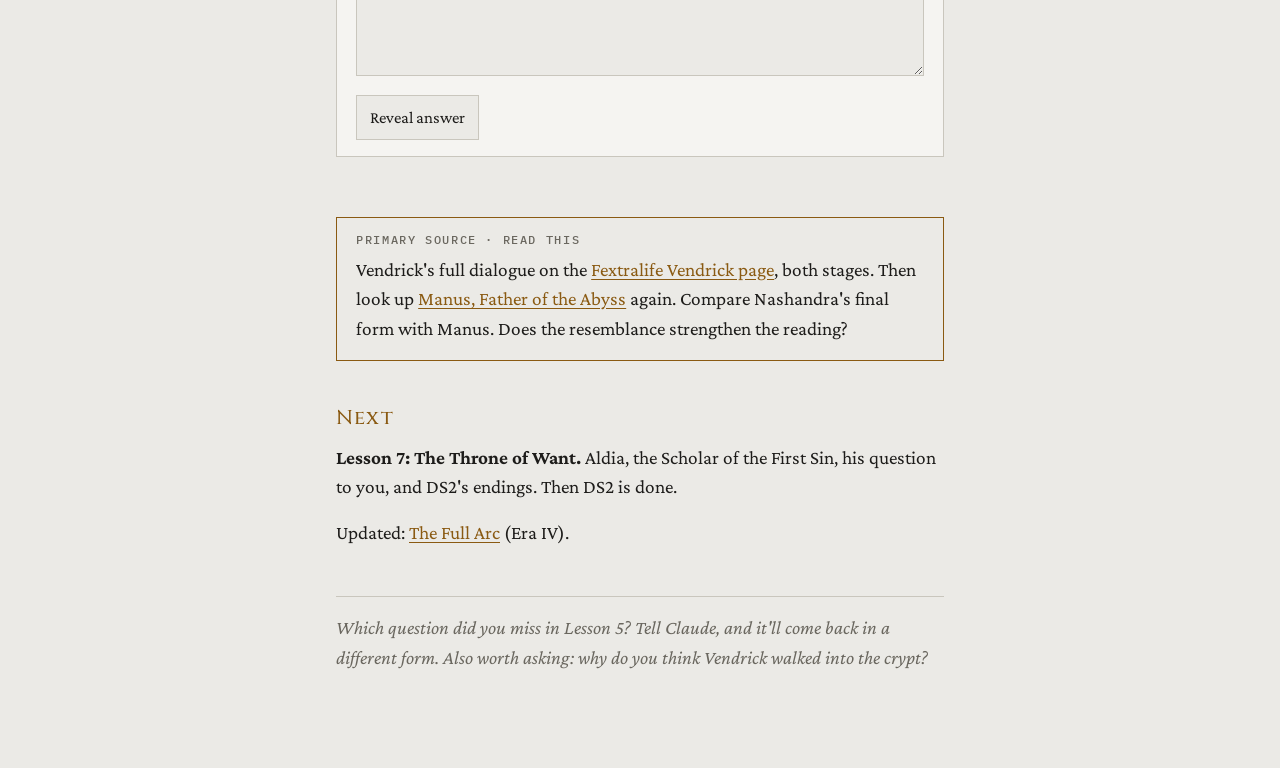
<file: lessons/0006-king-and-queen.html>
<!doctype html>
<html lang="en">
<head>
<meta charset="utf-8">
<meta name="viewport" content="width=device-width, initial-scale=1, viewport-fit=cover">
<meta name="claude:viewport-fit-sides" content="cover">
<title>Lesson 6 · The King and the Queen</title>
<link rel="stylesheet" href="../assets/course.css">
</head>
<body>
<main>
<nav class="crumbs"><a href="../index.html">Course home</a><a href="0005-drangleic.html">← Lesson 5</a><a href="../reference/timeline.html">The Full Arc</a><a href="../reference/glossary.html">Glossary</a></nav>

<p class="eyebrow">Lesson 6 · Era IV · About 12 minutes</p>
<h1>The King and the Queen</h1>
<p class="lede">Drangleic's king built a great kingdom, went to war, and then walked into a crypt and never came out. His queen is still on the throne, waiting for you.</p>

<p><strong>Your win today:</strong> tell the story of Vendrick and Nashandra, tie Nashandra back to a DS1 boss, and explain Vendrick's idea about fire and Dark. You'll also handle something new: two versions of the game that disagree with each other.</p>

<h2>Warm-up · Lesson 5 again, plus older eras</h2>
<section class="quiz"><script type="application/json">
[
  { "type": "multi",
    "q": "Which of these texts say an older land or older kingdoms lie under Drangleic?",
    "options": ["Straid of Olaphis's dialogue", "Stone Trader Chloanne's dialogue", "Lingering Dragoncrest Ring text", "DS2's opening narration", "The Emerald Herald's dialogue"],
    "answers": [0, 1, 2],
    "why": "<p>Straid (“many Kingdoms rose and fell on this tract of Earth”), Chloanne (“in this very spot”) and the ring (“a land that existed where Drangleic does now”). The opening narration only puts Drangleic far to the north.</p>" },
  { "type": "choice",
    "q": "Who said it? “And men assumed a fleeting form. These are the roots of our world.”",
    "options": ["Aldia", "Kaathe", "Straid", "Frampt"],
    "answer": 0,
    "why": "<p>Aldia, right after “Once, the Lord of Light banished Dark, and all that stemmed from humanity.”</p>" },
  { "type": "choice",
    "q": "Who said it? “Gwyn has blurred your past, to prevent the birth of the Dark Lord.”",
    "options": ["Kaathe", "Aldia", "Frampt", "Straid"],
    "answer": 0,
    "why": "<p>Kaathe, in DS1's Abyss. Aldia makes a similar charge in DS2, but this wording is Kaathe's.</p>" },
  { "type": "choice",
    "q": "“Drangleic stands where Lordran once stood.” Which is the strongest single piece of support?",
    "options": ["A DS1 ring's land preceded Drangleic", "Straid names Lordran as his home", "The Emerald Herald recalls Gwyn's reign", "DS2's opening narration names Anor Londo"],
    "answer": 0,
    "why": "<p>The Lingering Dragoncrest Ring, a DS1 item, was used “in a land that existed where Drangleic does now.” None of the other three exists. No DS2 text names Lordran.</p>" }
]
</script></section>

<h2>The queen: a piece of the Abyss</h2>
<p>If you collect the King's Crown and the DLC crowns, Vendrick tells you what his wife was:</p>
<blockquote class="ingame">
  <p>One of the Father of the Abyss' spawn, that confounded quintessence of humanity. The Abyss once had form, but then dissipated. And yet, traces of its existence endured. Each fragment, thirsting for power, spread Dark, with no relent.</p>
  <p>My dear Shandra… was one such fragment… A feeble, tiny thing that thirsted for power more than any other… Driven by insatiable lust for a worthy vessel.</p>
  <cite>Vendrick (later dialogue, after the King's Crown and two DLC crowns)</cite>
</blockquote>
<span class="side">Dialogue from the <a href="https://darksouls2.wiki.fextralife.com/Vendrick">Fextralife Vendrick page</a>.</span>
<p>The “Father of the Abyss” is a title you already know from DS1's Artorias of the Abyss DLC: the boss <strong>Manus, Father of the Abyss</strong>. So: <strong>Nashandra is a fragment of Manus.</strong> Strictly that's a reading, since Vendrick never says “Manus,” but it's a short one: one title matched to one boss name.</p>
<p>Her own soul (in the original release) explains how fragments like her live:</p>
<blockquote class="ingame">
  <p>The fragments of the abyss, of untold origin, nourished their beings by the sides of would-be monarchs. Perhaps they were simply ordeals on the way to kinghood. One day, the flames will fade, and only darkness will remain. Unless, of course, an heir arrives.</p>
  <cite>Soul of Nashandra, original DS2 description</cite>
</blockquote>
<span class="side"><a href="https://darksouls2.wiki.fextralife.com/Soul+of+Nashandra">Soul of Nashandra on Fextralife</a>, which also notes that Scholar of the First Sin cut this text.</span>
<p>And the Emerald Herald, at the end, says what she wants: “She covets the First Flame, and the Great Soul.” Nashandra attaches herself to a king, feeds on him, and waits for someone strong enough to reach the throne.</p>
<span class="side">Herald line from the <a href="https://darksouls2.wiki.fextralife.com/Emerald+Herald">Fextralife Emerald Herald page</a>.</span>

<h2>The king: a war, then a crypt</h2>
<blockquote class="ingame">
  <p>King Vendrick, in adherence to Queen Nashandra's counsel, led his armies north in an effort to subjugate the Giants, and claim their powerful souls for his own.</p>
  <cite>Giant Warrior Club, item description</cite>
</blockquote>
<blockquote class="ingame">
  <p>After the King retired to the Undead Crypt, Velstadt followed, never to return.</p>
  <cite>Soul of Velstadt</cite>
</blockquote>
<blockquote class="ingame">
  <p>This great soul beckoned the Dark, overwhelming the King. Perhaps this King, who once ruled the world of men, was a lacking vessel for the true throne.</p>
  <cite>Soul of the King, Scholar of the First Sin description</cite>
</blockquote>
<span class="side">From the Fextralife pages for <a href="https://darksouls2.wiki.fextralife.com/Giant+Lord">Giant Lord</a>, <a href="https://darksouls2.wiki.fextralife.com/Vendrick">Vendrick</a> and <a href="https://darksouls2.wiki.fextralife.com/Soul+of+the+King">Soul of the King</a>.</span>
<p>Line them up: on his queen's advice, Vendrick goes to war for the Giants' souls. The war ends in ruin. He retires to the Undead Crypt with his loyal knight Velstadt, and when you find him he is Hollow, walking in circles. His great soul drew in the Dark, and he turned out to be a “lacking vessel.” <em>Why</em> he retreated is never stated. One common reading is that he understood what Nashandra was and denied her the vessel she wanted. Keep that one as a reading.</p>

<div class="box">
  <span class="eyebrow">New skill · when the text disagrees with itself</span>
  <p>Scholar of the First Sin (2015) rewrote some DS2 descriptions. The Giant Lord's soul originally said the Giants “landed on the northern shores, and set siege to King Vendrick's castle.” The rewrite says “Vendrick crossed the seas, took prisoner the Giants, and brought them back to his castle, clapped in irons.” So who started the war? The two versions disagree. Most readers take the later text, which matches the Giant Warrior Club, but you should know both exist. When someone quotes DS2 lore, ask which version they're quoting.</p>
</div>
<span class="side">Both versions on the <a href="https://darksouls2.wiki.fextralife.com/Giant+Lord+Soul">Fextralife Giant Lord Soul page</a>.</span>

<h2>Vendrick's idea</h2>
<p>Vendrick's dialogue ends with the series' own creation myth, word for word, and then takes it somewhere new:</p>
<blockquote class="ingame">
  <p>Fire came to be, and with it, Disparity. Heat and cold, life and death, Light and Dark. Dark was seen as a curse. Shadow is not cast, but born of fire. And, the brighter the flame, the deeper the shadow. Inherit fire, and harness the Dark. Such is the calling of a true leader…</p>
  <cite>Vendrick</cite>
</blockquote>
<p>Frampt said <em>cast away</em> the Dark, and Kaathe said <em>embrace</em> it. Vendrick says neither. Fire and Dark are one system, so the stronger you make the fire, the deeper the Dark it creates. A “true leader” would hold both. That third option is where Lesson 7 begins: Aldia and the Throne of Want.</p>

<h2>Practice</h2>
<section class="quiz"><script type="application/json">
[
  { "type": "choice",
    "q": "Who said it? “Shadow is not cast, but born of fire.”",
    "options": ["Vendrick", "Aldia", "Kaathe", "Frampt"],
    "answer": 0,
    "why": "<p>Vendrick, followed by “the brighter the flame, the deeper the shadow.”</p>" },
  { "type": "choice",
    "q": "According to Vendrick, what was Nashandra?",
    "options": ["A fragment of the Abyss", "A daughter of Gwyn's line", "A Fire Keeper gone Hollow", "A Giant taken in war"],
    "answer": 0,
    "why": "<p>“My dear Shandra… was one such fragment,” one of “the Father of the Abyss' spawn.”</p>" },
  { "type": "multi",
    "q": "Which of these are in-game text, not readings?",
    "options": ["Vendrick led armies north on Nashandra's counsel", "Nashandra is a fragment of Manus", "Vendrick retired to the Undead Crypt", "Vendrick hid because he saw through Nashandra", "Vendrick's great soul beckoned the Dark"],
    "answers": [0, 2, 4],
    "why": "<p>Text: Giant Warrior Club, Soul of Velstadt, Soul of the King (SotFS). Readings: “Manus” (Vendrick only says Father of the Abyss) and his motive for retreating (never stated).</p>" },
  { "type": "choice",
    "q": "What did Scholar of the First Sin change in the Giant Lord's soul?",
    "options": ["Vendrick now crosses the sea to them", "The Giants now win the war outright", "Nashandra now leads the armies north herself", "The Giant Lord is now Vendrick's brother"],
    "answer": 0,
    "why": "<p>Original: the Giants “landed on the northern shores” and besieged the castle. SotFS: “Vendrick crossed the seas, took prisoner the Giants.”</p>" },
  { "type": "choice",
    "q": "Vendrick's “Heat and cold, life and death, Light and Dark” repeats which source word for word?",
    "options": ["The DS1 opening narration", "Kaathe in the Abyss", "The DS2 opening narration", "The Soul of Gwyn"],
    "answer": 0,
    "why": "<p>Lesson 1: “with fire came disparity. Heat and cold, life and death, and of course, light and dark.” A king in DS2 recites the DS1 creation myth.</p>" },
  { "type": "recall",
    "q": "Harder recall: (1) Tell Vendrick and Nashandra's story in four sentences, using at least two item texts. (2) Put Frampt, Kaathe and Vendrick side by side: what does each say to do with the Dark?",
    "answer": "<p>(1) Nashandra is a fragment of the Abyss (Vendrick; Father of the Abyss = Manus, a reading) who feeds beside would-be monarchs and covets the First Flame. On her counsel Vendrick led his armies against the Giants to claim their souls (Giant Warrior Club). The war ended in ruin, and Vendrick retired to the Undead Crypt with Velstadt (Soul of Velstadt), where his great soul “beckoned the Dark” and he went Hollow (Soul of the King). Why he retreated isn't stated. (2) Frampt: cast away the Dark and link the fire. Kaathe: embrace the Dark and become the Dark Lord. Vendrick: fire and Dark are one system (“the brighter the flame, the deeper the shadow”), so a true leader inherits fire and harnesses the Dark.</p>" }
]
</script></section>

<div class="box source">
  <span class="eyebrow">Primary source · read this</span>
  <p>Vendrick's full dialogue on the <a href="https://darksouls2.wiki.fextralife.com/Vendrick">Fextralife Vendrick page</a>, both stages. Then look up <a href="https://www.youtube.com/results?search_query=dark+souls+manus+father+of+the+abyss+boss">Manus, Father of the Abyss</a> again. Compare Nashandra's final form with Manus. Does the resemblance strengthen the reading?</p>
</div>

<h2>Next</h2>
<p><strong>Lesson 7: The Throne of Want.</strong> Aldia, the Scholar of the First Sin, his question to you, and DS2's endings. Then DS2 is done.</p>
<p>Updated: <a href="../reference/timeline.html">The Full Arc</a> (Era IV).</p>

<p class="ask">Which question did you miss in Lesson 5? Tell Claude, and it'll come back in a different form. Also worth asking: why do you think Vendrick walked into the crypt?</p>
</main>
<script src="../assets/quiz.js"></script>
</body>
</html>
</file>
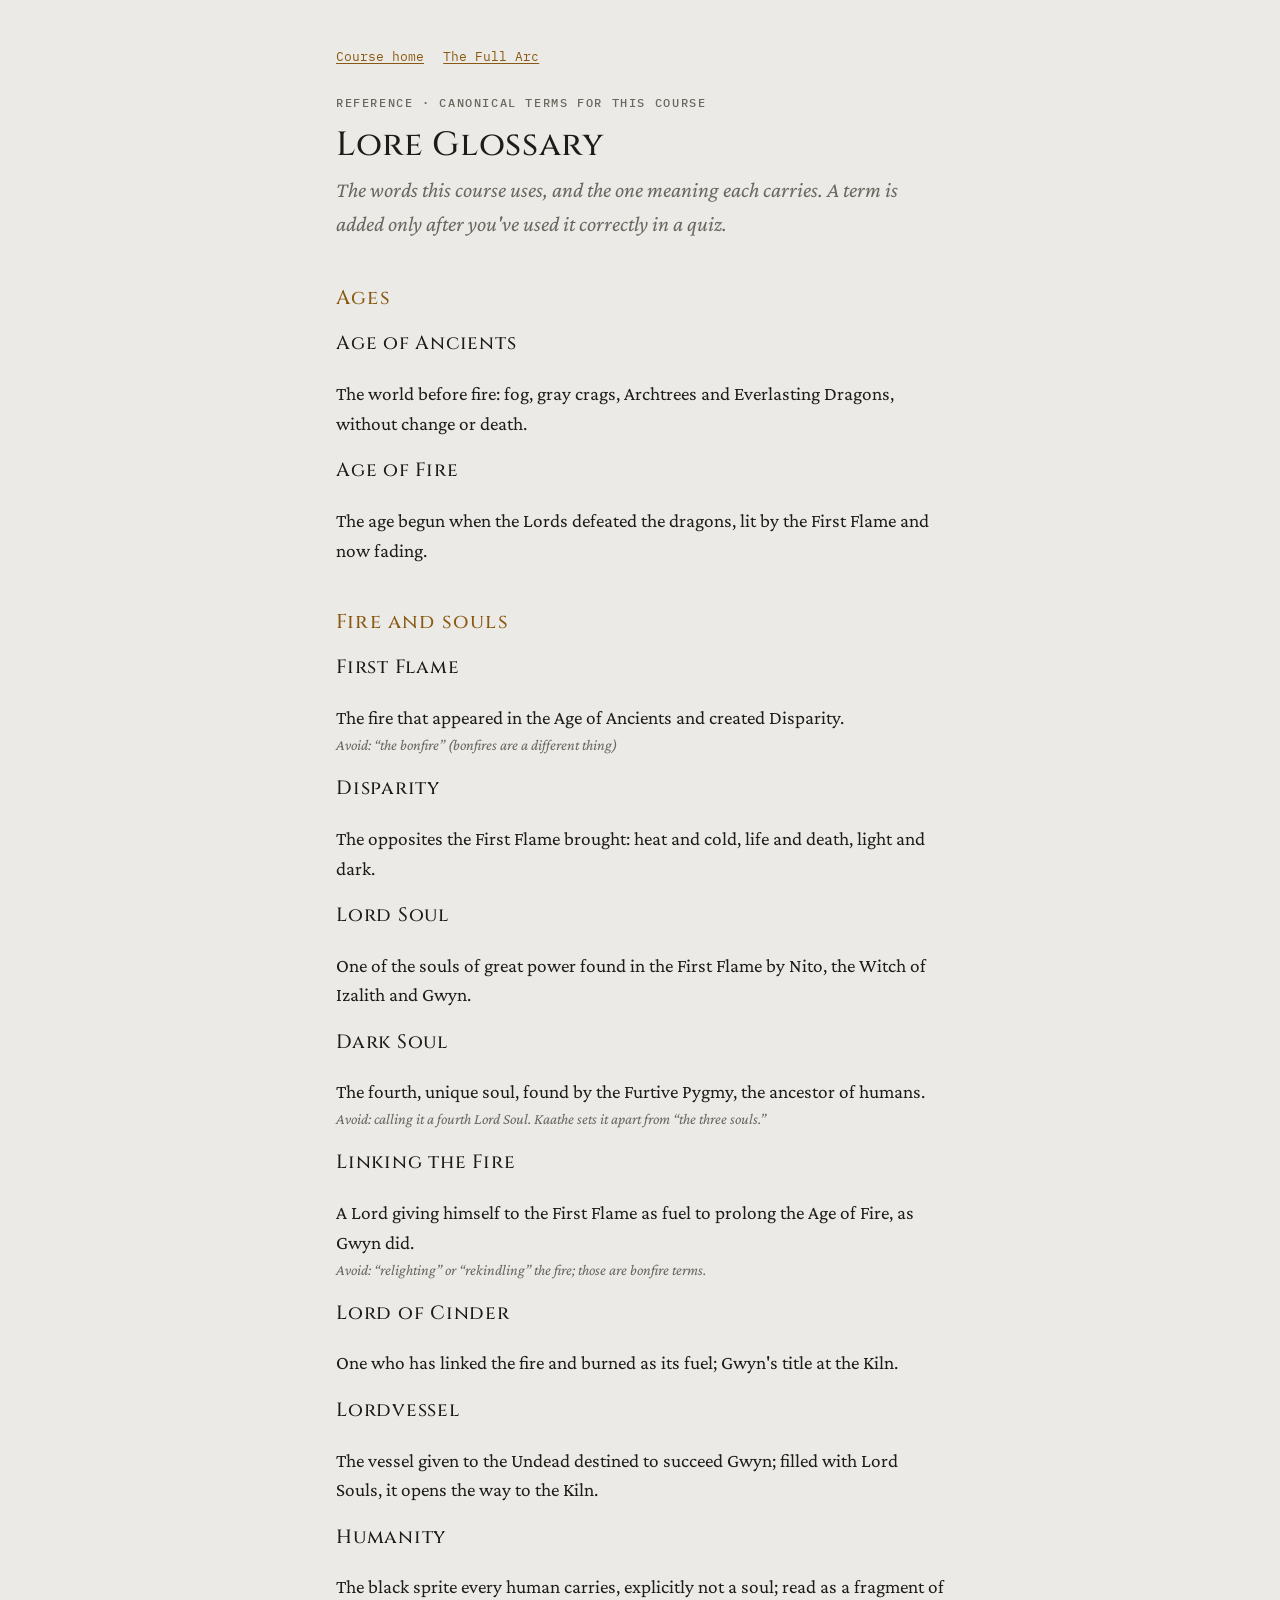
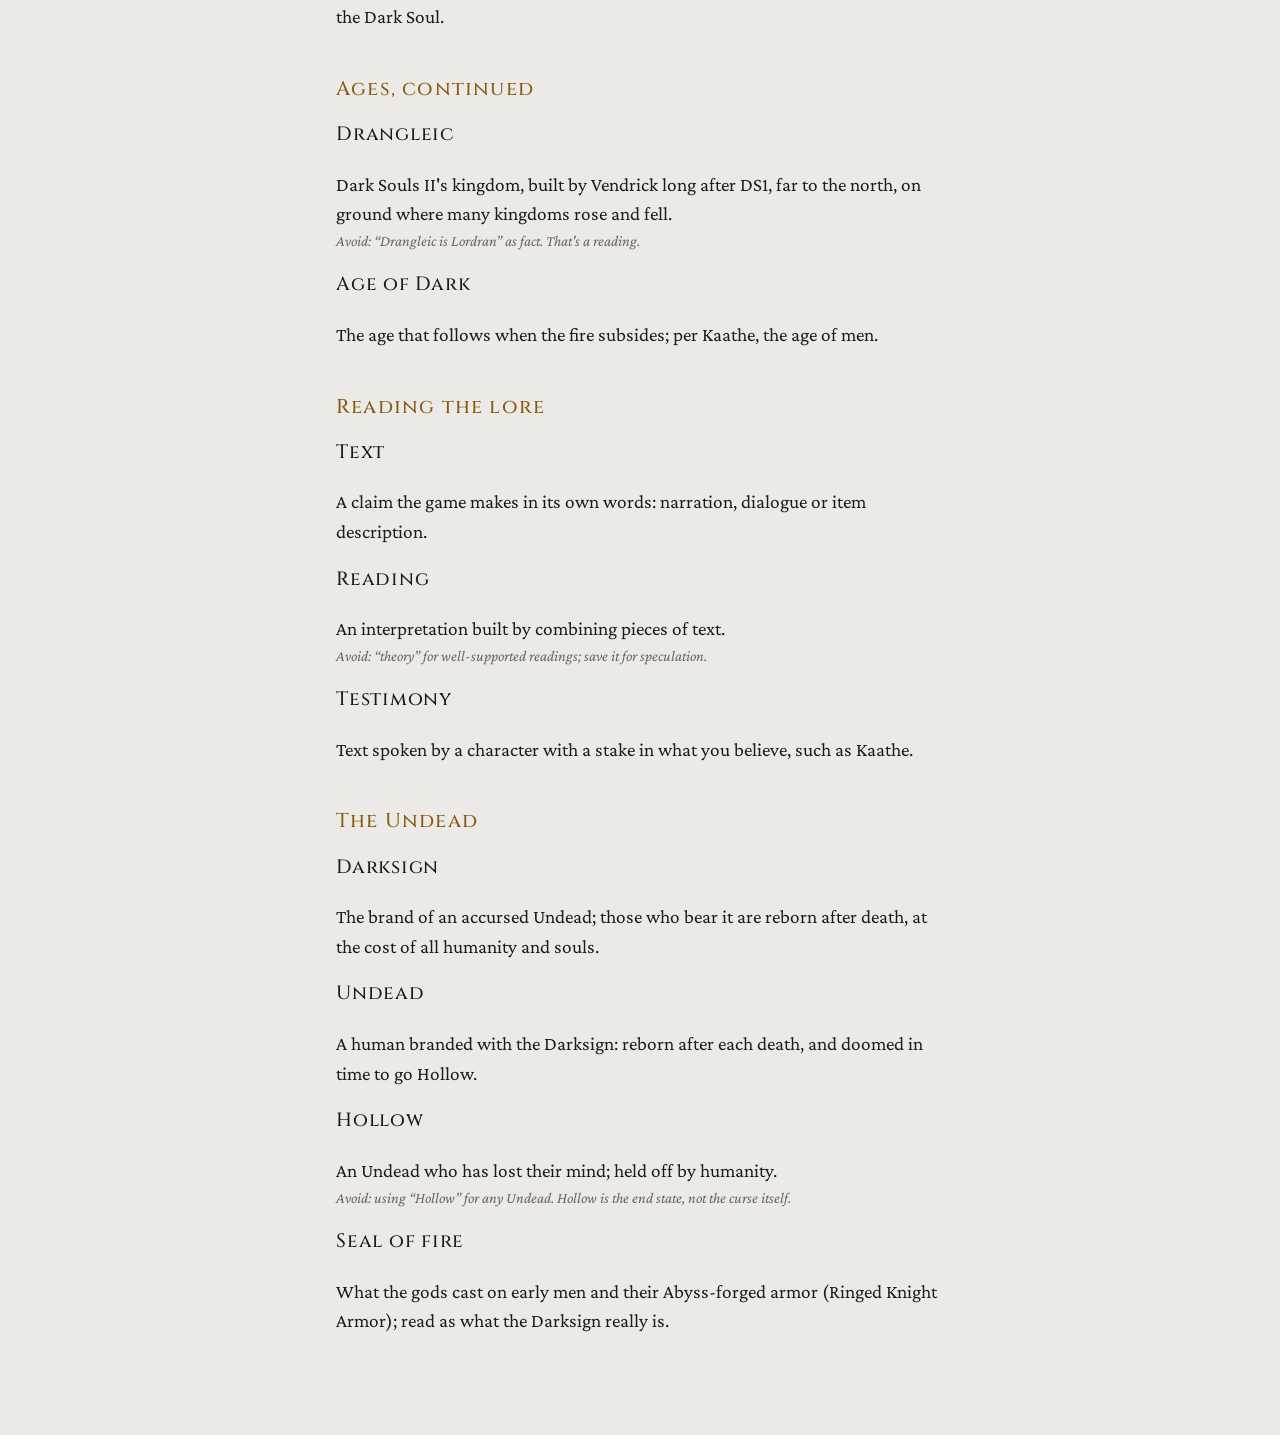
<file: reference/glossary.html>
<!doctype html>
<html lang="en">
<head>
<meta charset="utf-8">
<meta name="viewport" content="width=device-width, initial-scale=1, viewport-fit=cover">
<meta name="claude:viewport-fit-sides" content="cover">
<title>Lore Glossary</title>
<link rel="stylesheet" href="../assets/course.css">
<style>
  dl { display: grid; gap: 1.1rem; }
  dt { font-family: var(--display); font-weight: 500; letter-spacing: 0.04em; }
  dd { margin: 0.15rem 0 0; }
  .avoid { display: block; font-size: 0.95rem; color: var(--muted); font-style: italic; }
</style>
</head>
<body>
<main>
<nav class="crumbs"><a href="../index.html">Course home</a><a href="timeline.html">The Full Arc</a></nav>
<p class="eyebrow">Reference · canonical terms for this course</p>
<h1>Lore Glossary</h1>
<p class="lede">The words this course uses, and the one meaning each carries. A term is added only after you've used it correctly in a quiz.</p>

<h2>Ages</h2>
<dl>
  <dt>Age of Ancients</dt>
  <dd>The world before fire: fog, gray crags, Archtrees and Everlasting Dragons, without change or death.</dd>
  <dt>Age of Fire</dt>
  <dd>The age begun when the Lords defeated the dragons, lit by the First Flame and now fading.</dd>
</dl>

<h2>Fire and souls</h2>
<dl>
  <dt>First Flame</dt>
  <dd>The fire that appeared in the Age of Ancients and created Disparity.<span class="avoid">Avoid: “the bonfire” (bonfires are a different thing)</span></dd>
  <dt>Disparity</dt>
  <dd>The opposites the First Flame brought: heat and cold, life and death, light and dark.</dd>
  <dt>Lord Soul</dt>
  <dd>One of the souls of great power found in the First Flame by Nito, the Witch of Izalith and Gwyn.</dd>
  <dt>Dark Soul</dt>
  <dd>The fourth, unique soul, found by the Furtive Pygmy, the ancestor of humans.<span class="avoid">Avoid: calling it a fourth Lord Soul. Kaathe sets it apart from “the three souls.”</span></dd>
  <dt>Linking the Fire</dt>
  <dd>A Lord giving himself to the First Flame as fuel to prolong the Age of Fire, as Gwyn did.<span class="avoid">Avoid: “relighting” or “rekindling” the fire; those are bonfire terms.</span></dd>
  <dt>Lord of Cinder</dt>
  <dd>One who has linked the fire and burned as its fuel; Gwyn's title at the Kiln.</dd>
  <dt>Lordvessel</dt>
  <dd>The vessel given to the Undead destined to succeed Gwyn; filled with Lord Souls, it opens the way to the Kiln.</dd>
  <dt>Humanity</dt>
  <dd>The black sprite every human carries, explicitly not a soul; read as a fragment of the Dark Soul.</dd>
</dl>

<h2>Ages, continued</h2>
<dl>
  <dt>Drangleic</dt>
  <dd>Dark Souls II's kingdom, built by Vendrick long after DS1, far to the north, on ground where many kingdoms rose and fell.<span class="avoid">Avoid: “Drangleic is Lordran” as fact. That's a reading.</span></dd>
  <dt>Age of Dark</dt>
  <dd>The age that follows when the fire subsides; per Kaathe, the age of men.</dd>
</dl>

<h2>Reading the lore</h2>
<dl>
  <dt>Text</dt>
  <dd>A claim the game makes in its own words: narration, dialogue or item description.</dd>
  <dt>Reading</dt>
  <dd>An interpretation built by combining pieces of text.<span class="avoid">Avoid: “theory” for well-supported readings; save it for speculation.</span></dd>
  <dt>Testimony</dt>
  <dd>Text spoken by a character with a stake in what you believe, such as Kaathe.</dd>
</dl>

<h2>The Undead</h2>
<dl>
  <dt>Darksign</dt>
  <dd>The brand of an accursed Undead; those who bear it are reborn after death, at the cost of all humanity and souls.</dd>
  <dt>Undead</dt>
  <dd>A human branded with the Darksign: reborn after each death, and doomed in time to go Hollow.</dd>
  <dt>Hollow</dt>
  <dd>An Undead who has lost their mind; held off by humanity.<span class="avoid">Avoid: using “Hollow” for any Undead. Hollow is the end state, not the curse itself.</span></dd>
  <dt>Seal of fire</dt>
  <dd>What the gods cast on early men and their Abyss-forged armor (Ringed Knight Armor); read as what the Darksign really is.</dd>
</dl>
</main>
</body>
</html>
</file>
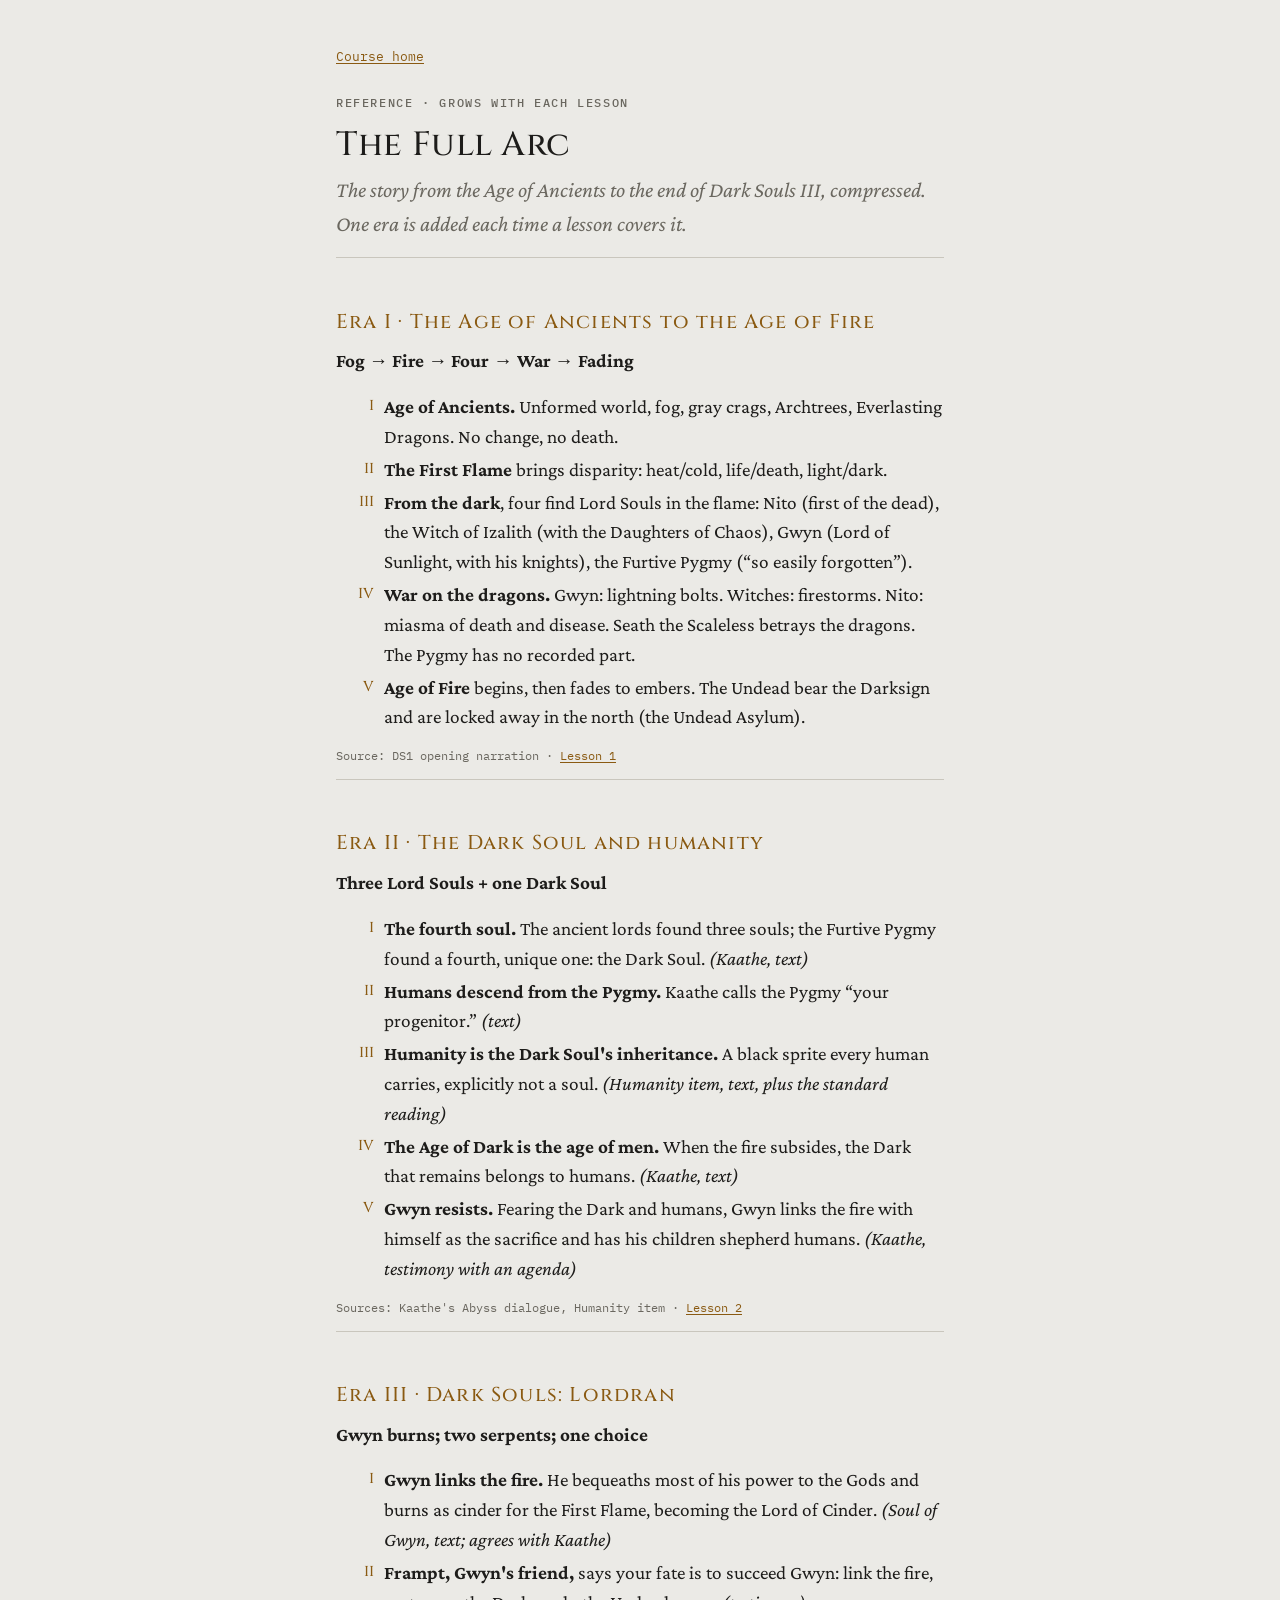
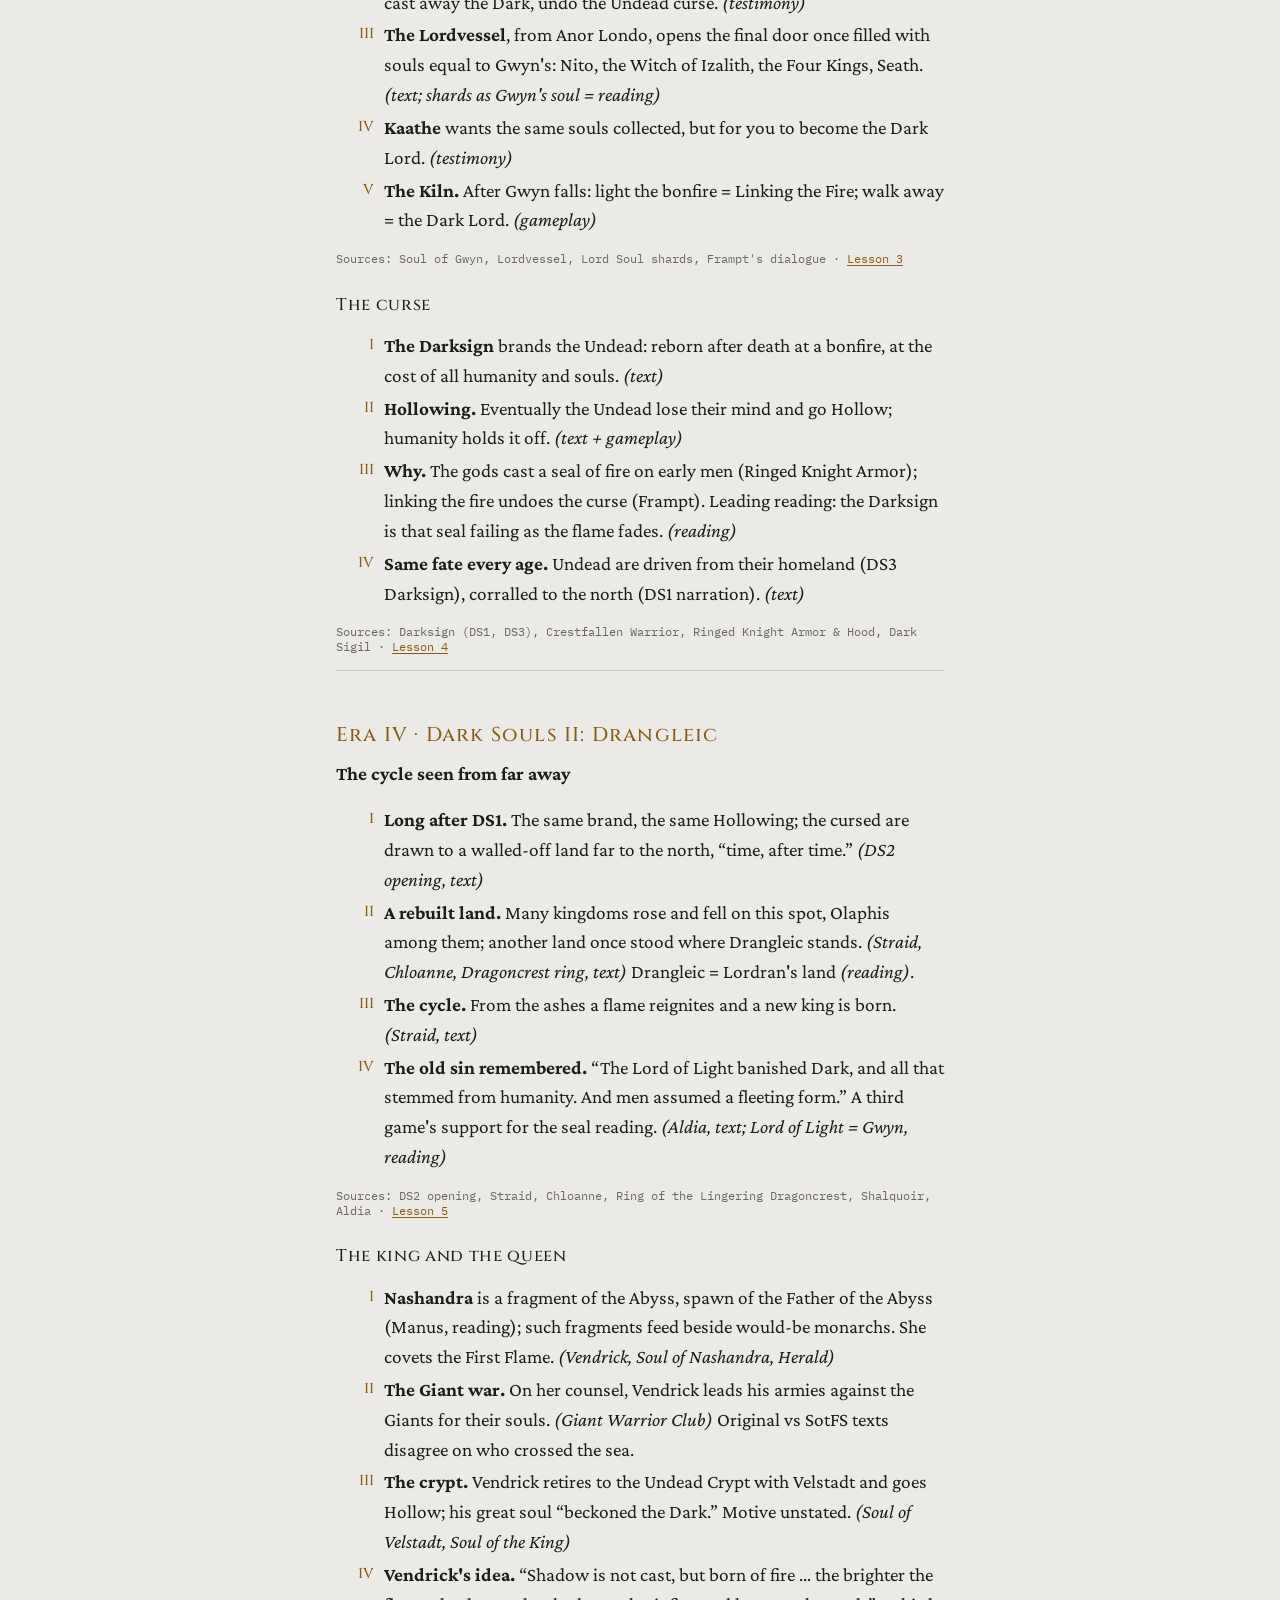
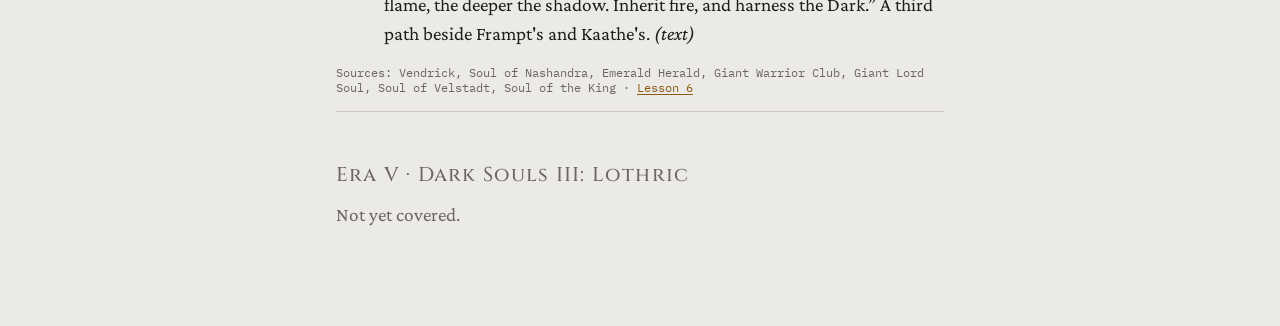
<file: reference/timeline.html>
<!doctype html>
<html lang="en">
<head>
<meta charset="utf-8">
<meta name="viewport" content="width=device-width, initial-scale=1, viewport-fit=cover">
<meta name="claude:viewport-fit-sides" content="cover">
<title>The Full Arc</title>
<link rel="stylesheet" href="../assets/course.css">
<style>
  .era { border-top: 1px solid var(--rule); padding-top: 0.4rem; }
  .era.locked { color: var(--muted); }
  .era.locked h2 { color: var(--muted); }
  .era .src { font: 0.75rem var(--mono); color: var(--muted); }
</style>
</head>
<body>
<main>
<nav class="crumbs"><a href="../index.html">Course home</a></nav>
<p class="eyebrow">Reference · grows with each lesson</p>
<h1>The Full Arc</h1>
<p class="lede">The story from the Age of Ancients to the end of Dark Souls III, compressed. One era is added each time a lesson covers it.</p>

<section class="era">
  <h2>Era I · The Age of Ancients to the Age of Fire</h2>
  <p><strong>Fog → Fire → Four → War → Fading</strong></p>
  <ol class="beats">
    <li><div><strong>Age of Ancients.</strong> Unformed world, fog, gray crags, Archtrees, Everlasting Dragons. No change, no death.</div></li>
    <li><div><strong>The First Flame</strong> brings disparity: heat/cold, life/death, light/dark.</div></li>
    <li><div><strong>From the dark</strong>, four find Lord Souls in the flame: Nito (first of the dead), the Witch of Izalith (with the Daughters of Chaos), Gwyn (Lord of Sunlight, with his knights), the Furtive Pygmy (“so easily forgotten”).</div></li>
    <li><div><strong>War on the dragons.</strong> Gwyn: lightning bolts. Witches: firestorms. Nito: miasma of death and disease. Seath the Scaleless betrays the dragons. The Pygmy has no recorded part.</div></li>
    <li><div><strong>Age of Fire</strong> begins, then fades to embers. The Undead bear the Darksign and are locked away in the north (the Undead Asylum).</div></li>
  </ol>
  <p class="src">Source: DS1 opening narration · <a href="../lessons/0001-the-age-of-ancients.html">Lesson 1</a></p>
</section>

<section class="era">
  <h2>Era II · The Dark Soul and humanity</h2>
  <p><strong>Three Lord Souls + one Dark Soul</strong></p>
  <ol class="beats">
    <li><div><strong>The fourth soul.</strong> The ancient lords found three souls; the Furtive Pygmy found a fourth, unique one: the Dark Soul. <em>(Kaathe, text)</em></div></li>
    <li><div><strong>Humans descend from the Pygmy.</strong> Kaathe calls the Pygmy “your progenitor.” <em>(text)</em></div></li>
    <li><div><strong>Humanity is the Dark Soul's inheritance.</strong> A black sprite every human carries, explicitly not a soul. <em>(Humanity item, text, plus the standard reading)</em></div></li>
    <li><div><strong>The Age of Dark is the age of men.</strong> When the fire subsides, the Dark that remains belongs to humans. <em>(Kaathe, text)</em></div></li>
    <li><div><strong>Gwyn resists.</strong> Fearing the Dark and humans, Gwyn links the fire with himself as the sacrifice and has his children shepherd humans. <em>(Kaathe, testimony with an agenda)</em></div></li>
  </ol>
  <p class="src">Sources: Kaathe's Abyss dialogue, Humanity item · <a href="../lessons/0002-the-forgotten-one.html">Lesson 2</a></p>
</section>
<section class="era">
  <h2>Era III · Dark Souls: Lordran</h2>
  <p><strong>Gwyn burns; two serpents; one choice</strong></p>
  <ol class="beats">
    <li><div><strong>Gwyn links the fire.</strong> He bequeaths most of his power to the Gods and burns as cinder for the First Flame, becoming the Lord of Cinder. <em>(Soul of Gwyn, text; agrees with Kaathe)</em></div></li>
    <li><div><strong>Frampt, Gwyn's friend,</strong> says your fate is to succeed Gwyn: link the fire, cast away the Dark, undo the Undead curse. <em>(testimony)</em></div></li>
    <li><div><strong>The Lordvessel</strong>, from Anor Londo, opens the final door once filled with souls equal to Gwyn's: Nito, the Witch of Izalith, the Four Kings, Seath. <em>(text; shards as Gwyn's soul = reading)</em></div></li>
    <li><div><strong>Kaathe</strong> wants the same souls collected, but for you to become the Dark Lord. <em>(testimony)</em></div></li>
    <li><div><strong>The Kiln.</strong> After Gwyn falls: light the bonfire = Linking the Fire; walk away = the Dark Lord. <em>(gameplay)</em></div></li>
  </ol>
  <p class="src">Sources: Soul of Gwyn, Lordvessel, Lord Soul shards, Frampt's dialogue · <a href="../lessons/0003-two-serpents.html">Lesson 3</a></p>
  <h3>The curse</h3>
  <ol class="beats">
    <li><div><strong>The Darksign</strong> brands the Undead: reborn after death at a bonfire, at the cost of all humanity and souls. <em>(text)</em></div></li>
    <li><div><strong>Hollowing.</strong> Eventually the Undead lose their mind and go Hollow; humanity holds it off. <em>(text + gameplay)</em></div></li>
    <li><div><strong>Why.</strong> The gods cast a seal of fire on early men (Ringed Knight Armor); linking the fire undoes the curse (Frampt). Leading reading: the Darksign is that seal failing as the flame fades. <em>(reading)</em></div></li>
    <li><div><strong>Same fate every age.</strong> Undead are driven from their homeland (DS3 Darksign), corralled to the north (DS1 narration). <em>(text)</em></div></li>
  </ol>
  <p class="src">Sources: Darksign (DS1, DS3), Crestfallen Warrior, Ringed Knight Armor &amp; Hood, Dark Sigil · <a href="../lessons/0004-the-curse.html">Lesson 4</a></p>
</section>
<section class="era">
  <h2>Era IV · Dark Souls II: Drangleic</h2>
  <p><strong>The cycle seen from far away</strong></p>
  <ol class="beats">
    <li><div><strong>Long after DS1.</strong> The same brand, the same Hollowing; the cursed are drawn to a walled-off land far to the north, “time, after time.” <em>(DS2 opening, text)</em></div></li>
    <li><div><strong>A rebuilt land.</strong> Many kingdoms rose and fell on this spot, Olaphis among them; another land once stood where Drangleic stands. <em>(Straid, Chloanne, Dragoncrest ring, text)</em> Drangleic = Lordran's land <em>(reading)</em>.</div></li>
    <li><div><strong>The cycle.</strong> From the ashes a flame reignites and a new king is born. <em>(Straid, text)</em></div></li>
    <li><div><strong>The old sin remembered.</strong> “The Lord of Light banished Dark, and all that stemmed from humanity. And men assumed a fleeting form.” A third game's support for the seal reading. <em>(Aldia, text; Lord of Light = Gwyn, reading)</em></div></li>
  </ol>
  <p class="src">Sources: DS2 opening, Straid, Chloanne, Ring of the Lingering Dragoncrest, Shalquoir, Aldia · <a href="../lessons/0005-drangleic.html">Lesson 5</a></p>
  <h3>The king and the queen</h3>
  <ol class="beats">
    <li><div><strong>Nashandra</strong> is a fragment of the Abyss, spawn of the Father of the Abyss (Manus, reading); such fragments feed beside would-be monarchs. She covets the First Flame. <em>(Vendrick, Soul of Nashandra, Herald)</em></div></li>
    <li><div><strong>The Giant war.</strong> On her counsel, Vendrick leads his armies against the Giants for their souls. <em>(Giant Warrior Club)</em> Original vs SotFS texts disagree on who crossed the sea.</div></li>
    <li><div><strong>The crypt.</strong> Vendrick retires to the Undead Crypt with Velstadt and goes Hollow; his great soul “beckoned the Dark.” Motive unstated. <em>(Soul of Velstadt, Soul of the King)</em></div></li>
    <li><div><strong>Vendrick's idea.</strong> “Shadow is not cast, but born of fire … the brighter the flame, the deeper the shadow. Inherit fire, and harness the Dark.” A third path beside Frampt's and Kaathe's. <em>(text)</em></div></li>
  </ol>
  <p class="src">Sources: Vendrick, Soul of Nashandra, Emerald Herald, Giant Warrior Club, Giant Lord Soul, Soul of Velstadt, Soul of the King · <a href="../lessons/0006-king-and-queen.html">Lesson 6</a></p>
</section>
<section class="era locked"><h2>Era V · Dark Souls III: Lothric</h2><p>Not yet covered.</p></section>
</main>
</body>
</html>
</file>
<file: assets/course.css>
/* Shared stylesheet for every lesson and reference page.
   Layout: one Tufte-style reading column (~65ch); citations sit in the right margin on wide screens, inline on phones.
   Palette: ash and bone, with one accent — the dim gold of a bonfire ember. */
@import url("https://fonts.googleapis.com/css2?family=Cinzel:wght@500;700&family=Crimson+Pro:ital,wght@0,400;0,600;1,400&family=IBM+Plex+Mono:wght@400;500&display=swap");

:root {
  --bg: #ebeae6;        /* ash, slightly cool */
  --surface: #f5f4f1;
  --fg: #1d1c1a;
  --muted: #6a675f;
  --rule: #c9c6bd;
  --accent: #8a5a12;    /* ember gold, dark enough for text on ash */
  --good: #2f6b3a;
  --bad: #9a2f22;
  --display: "Cinzel", "Trajan Pro", Georgia, serif;
  --body: "Crimson Pro", Georgia, "Times New Roman", serif;
  --mono: "IBM Plex Mono", ui-monospace, Menlo, monospace;
  --measure: 38rem;
}
@media (prefers-color-scheme: dark) {
  :root:not([data-theme="light"]) {
    --bg: #141517; --surface: #1d1f22; --fg: #e4e1d8; --muted: #9b978c;
    --rule: #34363a; --accent: #d9a441; --good: #7fbf88; --bad: #e0806f;
    color-scheme: dark;
  }
}
:root[data-theme="dark"] {
  --bg: #141517; --surface: #1d1f22; --fg: #e4e1d8; --muted: #9b978c;
  --rule: #34363a; --accent: #d9a441; --good: #7fbf88; --bad: #e0806f;
  color-scheme: dark;
}

* { box-sizing: border-box; }
body {
  margin: 0;
  background: var(--bg);
  color: var(--fg);
  font: 1.2rem/1.55 var(--body);
  padding-block: 3rem 5rem;
  padding-left: max(16px, env(safe-area-inset-left, 0px));
  padding-right: max(16px, env(safe-area-inset-right, 0px));
}
main, .page { max-width: var(--measure); margin: 0 auto; position: relative; }

h1, h2, h3 { font-family: var(--display); font-weight: 500; text-wrap: balance; line-height: 1.2; }
h1 { font-size: 2.1rem; margin: 0.2rem 0 0.6rem; letter-spacing: 0.02em; }
h2 { font-size: 1.25rem; margin: 2.8rem 0 0.8rem; letter-spacing: 0.06em; color: var(--accent); }
h3 { font-size: 1.05rem; margin: 1.8rem 0 0.5rem; letter-spacing: 0.04em; }
p { margin: 0 0 1rem; }
a { color: var(--accent); text-underline-offset: 0.18em; }
a:focus-visible, button:focus-visible, textarea:focus-visible { outline: 2px solid var(--accent); outline-offset: 2px; }

.eyebrow {
  font: 500 0.72rem/1 var(--mono); text-transform: uppercase; letter-spacing: 0.14em; color: var(--muted);
}
.lede { font-size: 1.35rem; font-style: italic; color: var(--muted); }
nav.crumbs { display: flex; flex-wrap: wrap; gap: 0.4rem 1.2rem; font: 0.8rem var(--mono); margin-bottom: 2rem; }
hr { border: 0; border-top: 1px solid var(--rule); margin: 2.5rem 0; }

/* In-game text: narration, dialogue, item descriptions. Set apart like the game's own text box. */
blockquote.ingame {
  margin: 1.2rem 0; padding: 0.9rem 1.1rem;
  border-left: 2px solid var(--accent);
  background: var(--surface);
  font-style: italic;
}
blockquote.ingame p { margin: 0 0 0.4rem; }
blockquote.ingame cite { display: block; font: normal 0.75rem var(--mono); color: var(--muted); margin-top: 0.5rem; }

/* Sidenotes: margin citations on wide screens, inline small print on narrow. */
.side { display: block; font-size: 0.9rem; line-height: 1.4; color: var(--muted); margin: -0.4rem 0 1rem; }
@media (min-width: 70rem) {
  .side { float: right; clear: right; width: 15rem; margin: 0.2rem -18rem 0 0; }
}

/* Callouts by role */
.box { border: 1px solid var(--rule); padding: 1rem 1.2rem; margin: 1.5rem 0; }
.box > :last-child { margin-bottom: 0; }
.box .eyebrow { display: block; margin-bottom: 0.6rem; }
.source { border-color: var(--accent); }

/* Ordered beats of a story */
ol.beats { list-style: none; padding: 0; margin: 1rem 0; display: grid; gap: 0.2rem; counter-reset: beat; }
ol.beats > li { counter-increment: beat; display: grid; grid-template-columns: 2.4rem 1fr; gap: 0.6rem; }
ol.beats > li::before { content: counter(beat, upper-roman); font: 500 0.9rem/1.9 var(--display); color: var(--accent); text-align: right; }
ol.beats > li > div { min-width: 0; }

table { border-collapse: collapse; width: 100%; font-size: 1.05rem; }
.table-wrap { overflow-x: auto; margin: 1rem 0; }
th, td { text-align: left; padding: 0.45rem 0.6rem; border-bottom: 1px solid var(--rule); vertical-align: top; }
th { font: 500 0.72rem var(--mono); text-transform: uppercase; letter-spacing: 0.1em; color: var(--muted); }

.ask { font-style: italic; color: var(--muted); border-top: 1px solid var(--rule); padding-top: 1rem; margin-top: 3rem; }

@media print {
  :root { --bg: #fff; --surface: #fff; --fg: #000; --muted: #444; --accent: #000; }
  body { padding: 0; font-size: 11pt; }
  .quiz button, nav.crumbs { display: none; }
  .side { float: none; width: auto; margin: 0 0 0.6rem; }
}
@media (prefers-reduced-motion: reduce) { * { transition: none !important; animation: none !important; } }

/* Quiz component (assets/quiz.js) */
.quiz { display: grid; gap: 1.2rem; margin: 1.5rem 0; }
.q-card { border: 1px solid var(--rule); background: var(--surface); padding: 1rem 1.2rem; min-width: 0; }
.q-num { margin: 0 0 0.4rem; }
.q-text { font-weight: 600; margin-bottom: 0.8rem; }
.q-hint { display: block; font-size: 0.95rem; color: var(--muted); margin-bottom: 0.5rem; }
.q-options { display: grid; gap: 0.5rem; }
.q-opt, .q-btn {
  font: inherit; font-size: 1.05rem; text-align: left; color: var(--fg); background: var(--bg);
  border: 1px solid var(--rule); padding: 0.55rem 0.8rem; cursor: pointer;
}
.q-btn { text-align: center; }
.q-opt:hover:not(:disabled), .q-btn:hover { border-color: var(--accent); }
.q-opt:disabled { cursor: default; opacity: 0.55; }
.q-opt.is-right, .q-opt.is-wrong { opacity: 1; }
.is-right { border-color: var(--good) !important; }
.is-wrong { border-color: var(--bad) !important; }
.q-seq { margin: 0.8rem 0 0; padding-left: 1.4rem; }
.q-seq li { border-left: 2px solid transparent; padding-left: 0.4rem; }
.q-feedback { margin-top: 0.8rem; padding: 0.7rem 0.9rem; border-left: 3px solid; font-size: 1.05rem; }
.q-feedback.is-right { border-left-color: var(--good); }
.q-feedback.is-wrong { border-left-color: var(--bad); }
.q-feedback > :last-child { margin-bottom: 0; }
.quiz textarea { width: 100%; font: inherit; font-size: 1.05rem; padding: 0.6rem; background: var(--bg); color: var(--fg); border: 1px solid var(--rule); margin-bottom: 0.6rem; }
.q-answer { border-top: 1px dashed var(--rule); padding-top: 0.6rem; margin-top: 0.4rem; }
.q-row { display: flex; flex-wrap: wrap; gap: 0.5rem; }
.q-score { font: 500 0.85rem var(--mono); color: var(--accent); }
.q-opt[aria-pressed="true"] { border-color: var(--accent); box-shadow: inset 3px 0 0 var(--accent); }
.q-options + .q-btn { margin-top: 0.6rem; }
</file>
